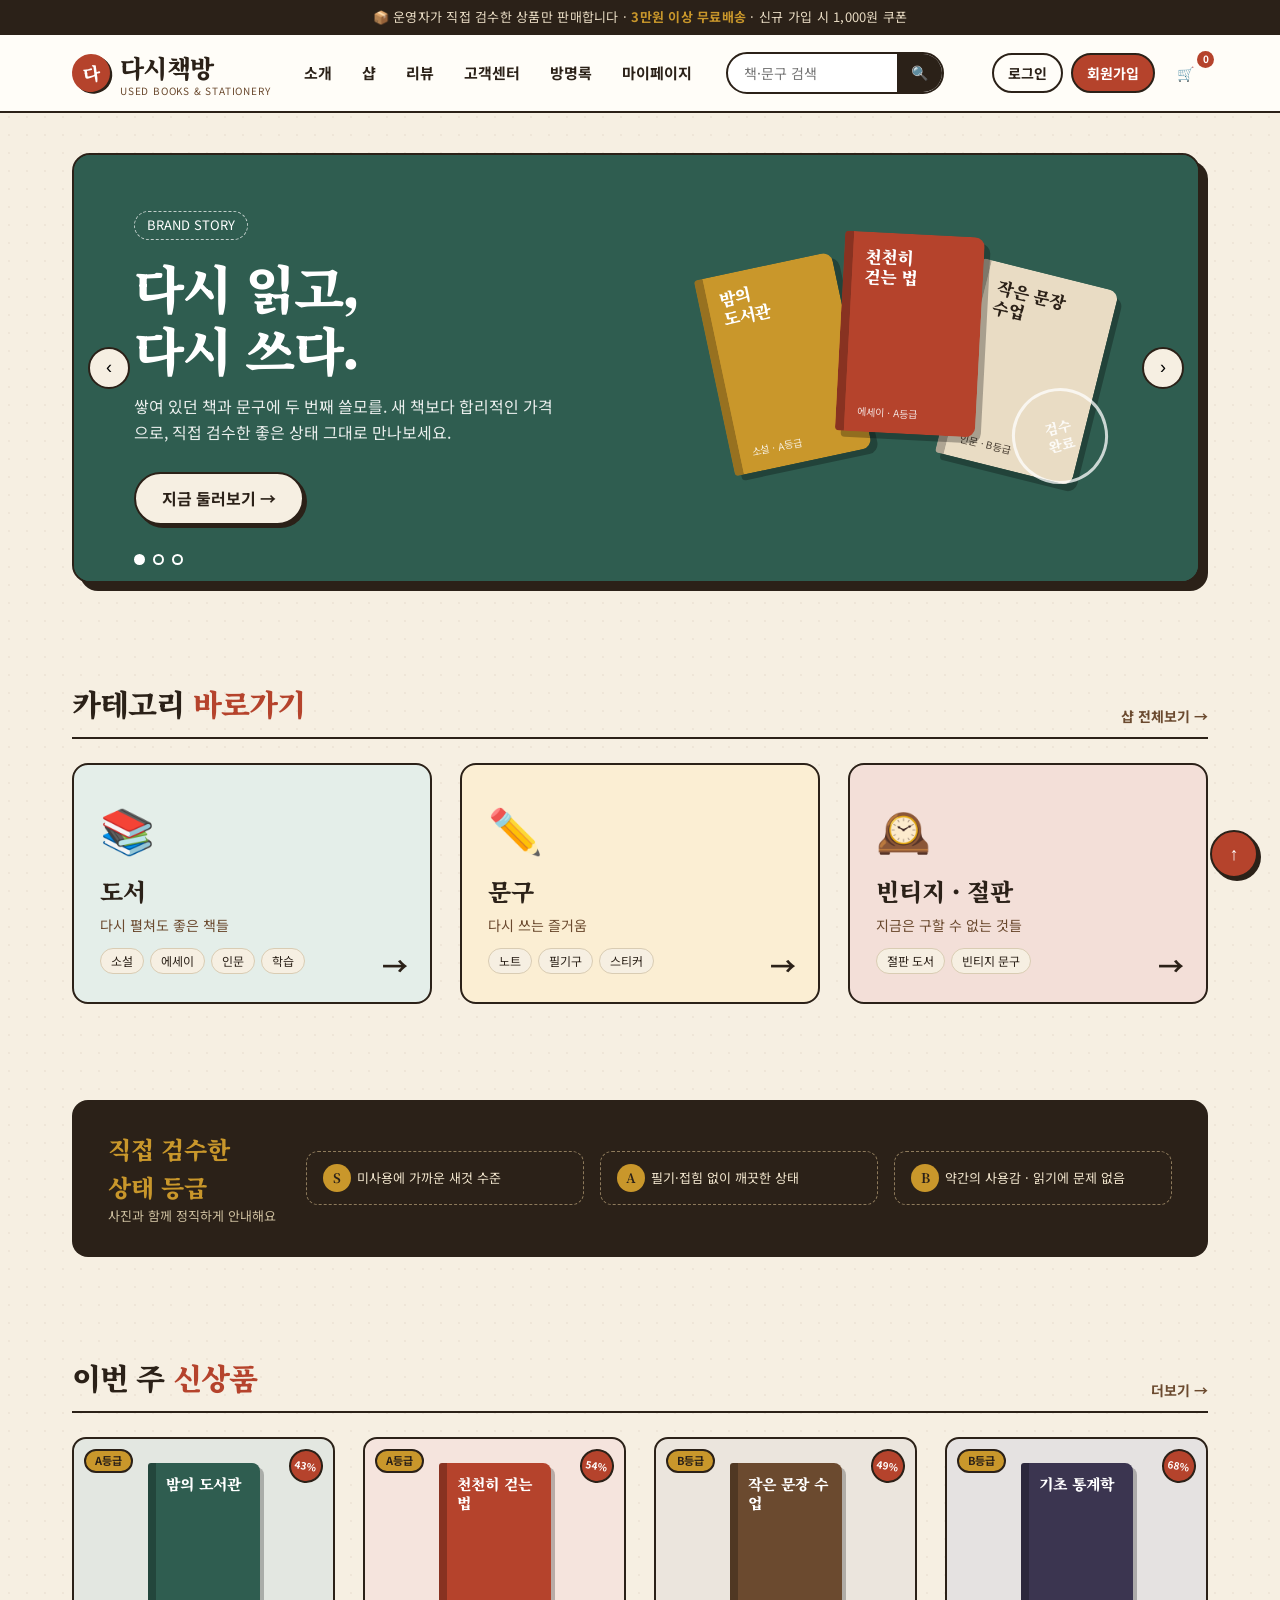
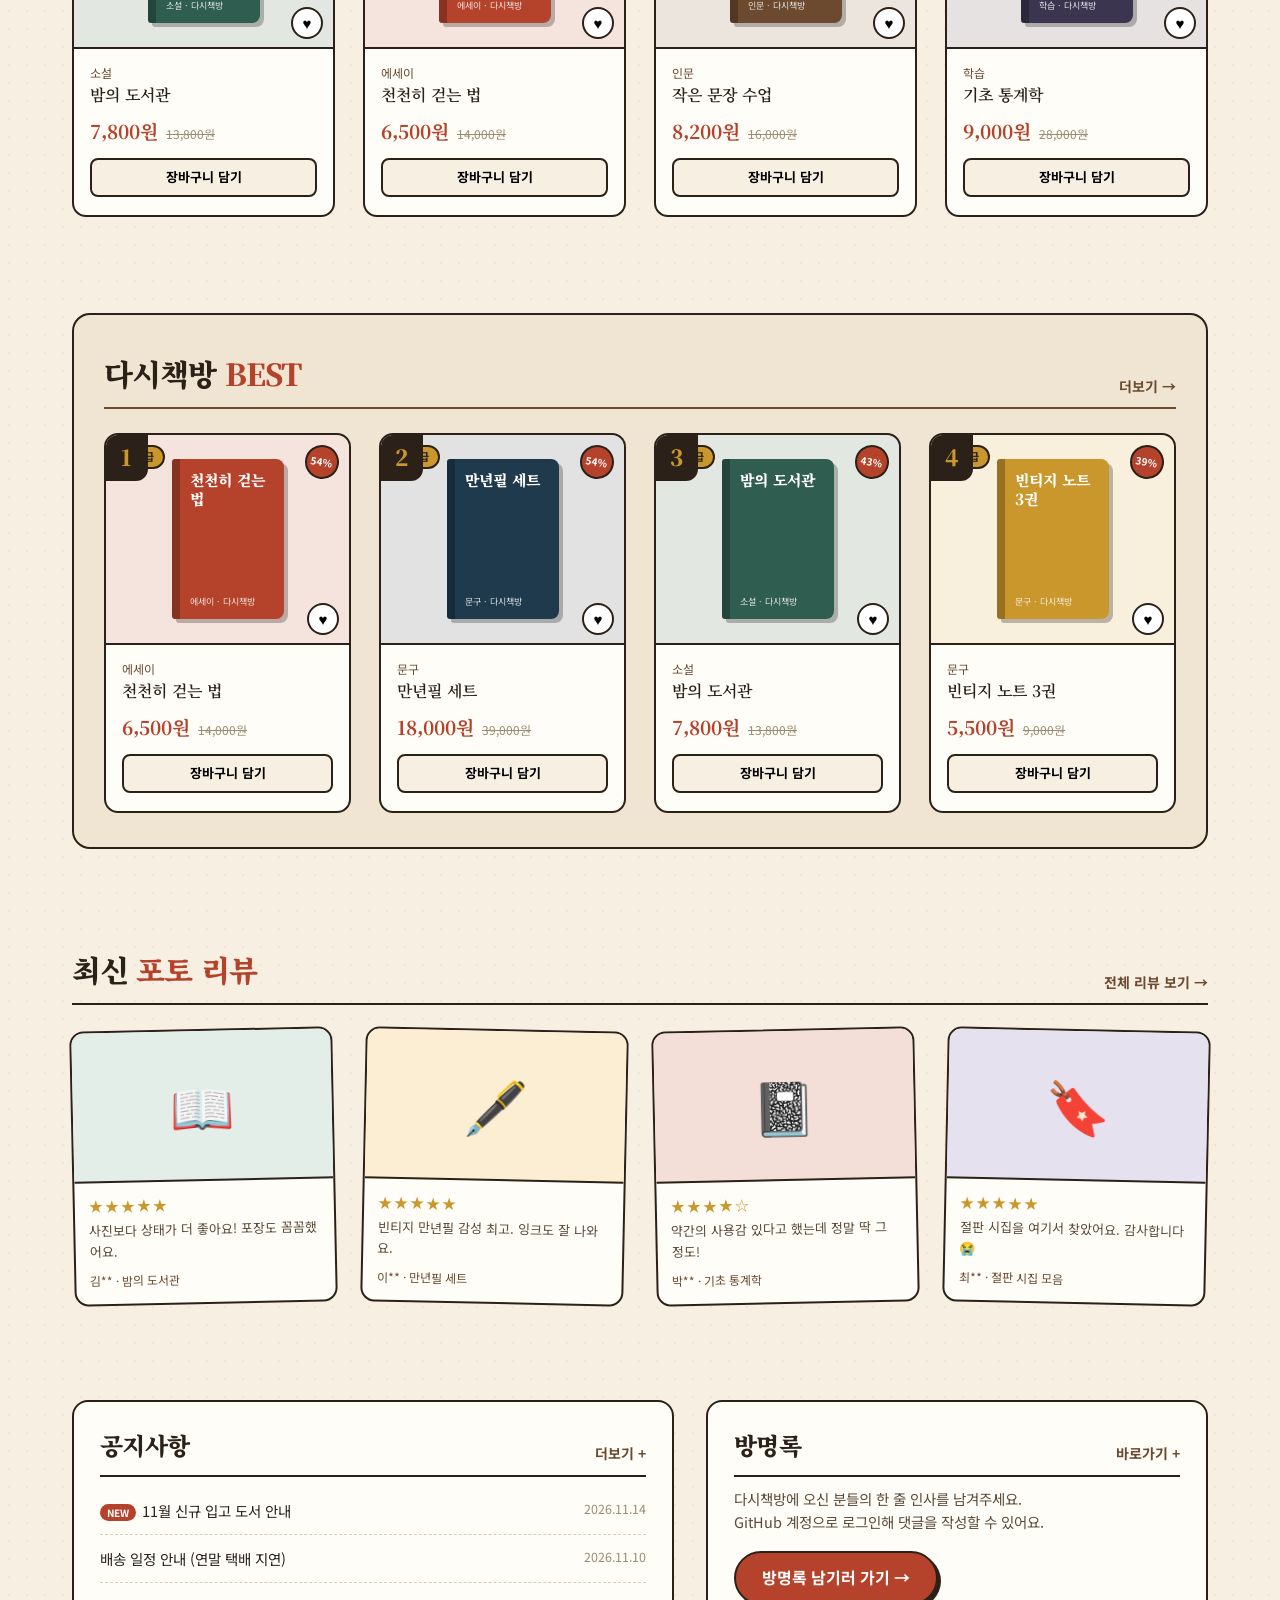
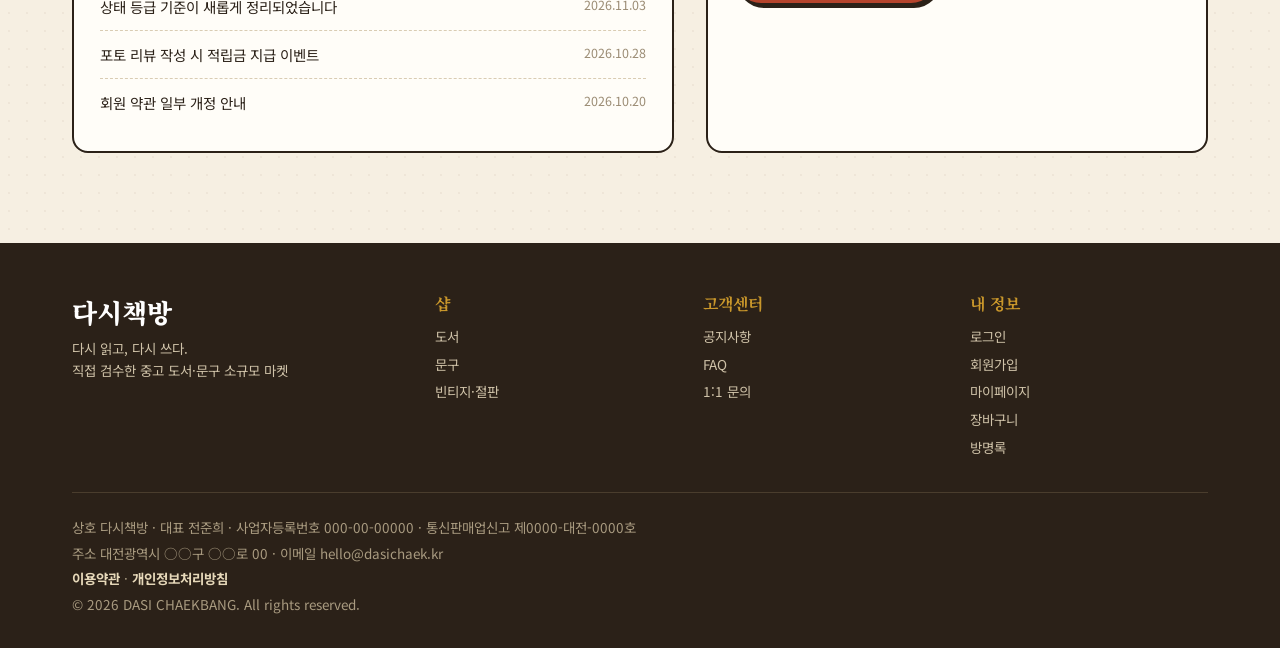
<file: index.html>
<!doctype html>
<html lang="ko">
<head>
<meta charset="utf-8">
<meta name="viewport" content="width=device-width, initial-scale=1">
<title>다시책방 | 다시 읽고, 다시 쓰다</title>
<link rel="preconnect" href="https://fonts.googleapis.com">
<link href="https://fonts.googleapis.com/css2?family=Noto+Serif+KR:wght@400;600;900&family=Noto+Sans+KR:wght@400;500;700&display=swap" rel="stylesheet">
<style>
:root{
  --paper:#f6efe2; --paper2:#efe5d2; --ink:#2b2118; --brown:#6b4a2f;
  --green:#2f5d50; --red:#b5432c; --gold:#c9972b; --line:#d9ccb3; --white:#fffdf8;
  --serif:'Noto Serif KR',serif; --sans:'Noto Sans KR',sans-serif;
}
*{box-sizing:border-box;margin:0;padding:0}
html{scroll-behavior:smooth}
body{font-family:var(--sans);background:var(--paper);color:var(--ink);line-height:1.6;
  background-image:radial-gradient(rgba(107,74,47,.06) 1px,transparent 1px);background-size:18px 18px}
a{color:inherit;text-decoration:none}
ul{list-style:none}
.wrap{max-width:1200px;margin:0 auto;padding:0 32px}
body{overflow-x:clip}

/* 상단 공지 */
.topbar{background:var(--ink);color:#e9dcc4;font-size:13px;text-align:center;padding:7px 10px;letter-spacing:.02em}
.topbar b{color:var(--gold)}

/* 헤더 */
header{position:sticky;top:0;z-index:50;background:var(--white);border-bottom:2px solid var(--ink)}
.head-row{display:flex;align-items:center;gap:20px;height:76px}
.logo{display:flex;align-items:center;gap:10px;font-family:var(--serif);font-weight:900;font-size:25px;letter-spacing:-.03em}
.logo-mark{width:38px;height:38px;border-radius:50%;background:var(--red);color:#fff;display:grid;place-items:center;font-size:18px;
  transform:rotate(-8deg);box-shadow:2px 2px 0 var(--ink)}
.logo small{display:block;font-family:var(--sans);font-weight:400;font-size:10px;color:var(--brown);letter-spacing:.08em;margin-top:-4px}
nav.main{display:flex;gap:2px;flex-shrink:0}
nav.main a{padding:8px 14px;font-weight:700;font-size:15px;border-radius:6px;transition:.2s;white-space:nowrap}
nav.main a:hover{background:var(--paper2);color:var(--red)}
.search{flex:1;max-width:230px;margin:0 0 0 auto;display:flex;border:2px solid var(--ink);border-radius:30px;overflow:hidden;background:#fff;min-width:0}
.search input{border:0;outline:0;padding:8px 16px;flex:1;min-width:0;font:inherit;font-size:14px;background:transparent}
.search button{border:0;background:var(--ink);color:#fff;padding:0 14px;cursor:pointer;font-size:14px}
.user-nav{display:flex;align-items:center;gap:8px}
.user-nav a{font-size:14px;font-weight:700;padding:7px 14px;border-radius:30px;border:2px solid var(--ink);transition:.2s;white-space:nowrap}
.user-nav a:hover{transform:translateY(-2px);box-shadow:0 3px 0 var(--ink)}
.btn-join{background:var(--red);color:#fff;border-color:var(--ink)!important}
.btn-login{background:var(--white)}
.cart{position:relative;font-size:21px;padding:4px 6px}
.cart i{position:absolute;top:-4px;right:-6px;background:var(--red);color:#fff;font-style:normal;font-size:10px;font-weight:700;border-radius:50%;width:17px;height:17px;display:grid;place-items:center}
.logo{flex-shrink:0}.user-nav{flex-shrink:0}.search+.user-nav{margin-left:28px}

/* 히어로 배너 */
.hero{margin-top:40px;margin-right:8px;position:relative;border:2px solid var(--ink);border-radius:18px;overflow:hidden;box-shadow:8px 8px 0 var(--ink);background:var(--green)}
.slides{display:flex;transition:transform .7s cubic-bezier(.7,0,.2,1)}
.slide{min-width:100%;display:grid;grid-template-columns:1.1fr .9fr;align-items:center;padding:56px 60px;min-height:380px;color:#fff;position:relative;overflow:hidden}
.s1{background:var(--green)} .s2{background:#8a3a26} .s3{background:#3b3550}
.slide .tag{display:inline-block;border:1.5px dashed rgba(255,255,255,.7);padding:3px 12px;border-radius:20px;font-size:13px;margin-bottom:16px}
.slide h2{font-family:var(--serif);font-weight:900;font-size:clamp(30px,4.4vw,52px);line-height:1.2;letter-spacing:-.03em;margin-bottom:14px}
.slide p{opacity:.9;max-width:430px;margin-bottom:26px}
.cta{display:inline-block;background:var(--paper);color:var(--ink);font-weight:700;padding:12px 26px;border-radius:40px;border:2px solid var(--ink);box-shadow:3px 3px 0 var(--ink);transition:.2s}
.cta:hover{transform:translate(2px,2px);box-shadow:1px 1px 0 var(--ink)}
.stack{position:relative;height:280px}
.bk{position:absolute;width:140px;height:200px;border-radius:4px 10px 10px 4px;box-shadow:6px 6px 0 rgba(0,0,0,.28);display:flex;flex-direction:column;justify-content:space-between;padding:14px 12px;font-family:var(--serif);color:#fff;font-weight:900;font-size:17px;line-height:1.2;border-left:9px solid rgba(0,0,0,.25)}
.bk span{font-size:10px;font-weight:400;font-family:var(--sans);opacity:.85}
.bk1{left:6%;top:36px;background:#c9972b;transform:rotate(-12deg)}
.bk2{left:34%;top:6px;background:#b5432c;transform:rotate(3deg);z-index:2}
.bk3{left:60%;top:44px;background:#e9dcc4;color:var(--ink);transform:rotate(14deg)}
.stamp{position:absolute;right:30px;bottom:24px;width:96px;height:96px;border:3px solid rgba(255,255,255,.75);border-radius:50%;display:grid;place-items:center;text-align:center;font-family:var(--serif);font-weight:900;font-size:14px;line-height:1.2;transform:rotate(-14deg);color:rgba(255,255,255,.85)}
.dots{position:absolute;bottom:16px;left:60px;display:flex;gap:8px}
.dots button{width:11px;height:11px;border-radius:50%;border:2px solid #fff;background:transparent;cursor:pointer}
.dots button.on{background:#fff}
.arrow{position:absolute;top:50%;transform:translateY(-50%);width:42px;height:42px;border-radius:50%;border:2px solid var(--ink);background:var(--paper);cursor:pointer;font-size:18px;z-index:3}
.prev{left:14px}.next{right:14px}

/* 섹션 공통 */
section{margin-top:96px}
.sec-head{display:flex;align-items:flex-end;justify-content:space-between;margin-bottom:24px;border-bottom:2px solid var(--ink);padding-bottom:10px}
.sec-head h3{font-family:var(--serif);font-weight:900;font-size:30px;letter-spacing:-.03em}
.sec-head h3 em{font-style:normal;color:var(--red)}
.sec-head a{font-size:14px;font-weight:700;color:var(--brown)}
.sec-head a:hover{color:var(--red)}

/* 카테고리 */
.cats{display:grid;grid-template-columns:repeat(3,1fr);gap:28px}
.cat{border:2px solid var(--ink);border-radius:16px;padding:28px 26px;background:var(--white);position:relative;overflow:hidden;transition:.25s;min-height:200px}
.cat:hover{transform:translate(-4px,-4px);box-shadow:8px 8px 0 var(--ink)}
.cat .ic{font-size:44px;margin-bottom:8px}
.cat h4{font-family:var(--serif);font-size:24px;font-weight:900}
.cat p{font-size:14px;color:var(--brown);margin:4px 0 12px}
.cat ul{display:flex;flex-wrap:wrap;gap:6px}
.cat li{font-size:12px;border:1.5px solid var(--line);border-radius:20px;padding:2px 10px;background:var(--paper)}
.cat:nth-child(1){background:#e4eee9}.cat:nth-child(2){background:#fbeed3}.cat:nth-child(3){background:#f3dfd8}
.cat::after{content:"→";position:absolute;right:22px;bottom:16px;font-size:26px;font-weight:700}

/* 상태 등급 */
.grade{display:grid;grid-template-columns:auto 1fr;gap:30px;align-items:center;background:var(--ink);color:#f0e4cc;border-radius:16px;padding:30px 36px}
.grade h4{font-family:var(--serif);font-size:24px;color:var(--gold);font-weight:900}
.grade h4 small{display:block;font-family:var(--sans);font-size:13px;color:#cdbf9f;font-weight:400}
.gl{display:grid;grid-template-columns:repeat(3,1fr);gap:16px}
.gl div{border:1.5px dashed #8d7a5b;border-radius:12px;padding:12px 16px;font-size:13px}
.gl b{display:inline-grid;place-items:center;width:28px;height:28px;border-radius:50%;background:var(--gold);color:var(--ink);margin-right:6px;font-family:var(--serif)}

/* 상품 카드 */
.grid4{display:grid;grid-template-columns:repeat(4,minmax(0,1fr));gap:28px}
.card{background:var(--white);border:2px solid var(--ink);border-radius:14px;overflow:hidden;transition:.25s;display:flex;flex-direction:column}
.card:hover{transform:translateY(-6px);box-shadow:0 8px 0 var(--ink)}
.thumb{height:210px;display:grid;place-items:center;position:relative;border-bottom:2px solid var(--ink)}
.cover{width:112px;height:160px;border-radius:3px 8px 8px 3px;border-left:8px solid rgba(0,0,0,.25);box-shadow:4px 4px 0 rgba(0,0,0,.25);color:#fff;font-family:var(--serif);font-weight:900;font-size:15px;padding:12px 10px;line-height:1.25;display:flex;flex-direction:column;justify-content:space-between}
.cover small{font-weight:400;font-family:var(--sans);font-size:9px;opacity:.85}
.stat{position:absolute;top:10px;left:10px;background:var(--gold);border:2px solid var(--ink);border-radius:20px;font-size:11px;font-weight:700;padding:1px 9px}
.badge{position:absolute;top:10px;right:10px;background:var(--red);color:#fff;border-radius:50%;width:34px;height:34px;display:grid;place-items:center;font-size:10px;font-weight:700;border:2px solid var(--ink);transform:rotate(10deg)}
.heart{position:absolute;bottom:8px;right:10px;background:#fff;border:2px solid var(--ink);border-radius:50%;width:32px;height:32px;cursor:pointer;font-size:15px}
.heart.on{background:var(--red);color:#fff}
.info{padding:14px 16px 18px;display:flex;flex-direction:column;gap:2px;flex:1}
.info .cat-n{font-size:12px;color:var(--brown)}
.info h5{font-family:var(--serif);font-size:16px;font-weight:600;line-height:1.35}
.price{margin-top:auto;padding-top:8px;display:flex;align-items:baseline;gap:8px}
.price b{font-size:19px;color:var(--red);font-family:var(--serif)}
.price s{font-size:12px;color:#9b8c74}
.add{margin-top:10px;border:2px solid var(--ink);background:var(--paper);border-radius:8px;padding:7px;font:inherit;font-size:13px;font-weight:700;cursor:pointer;transition:.2s}
.add:hover{background:var(--ink);color:#fff}

/* 베스트 */
.best{background:var(--paper2);border:2px solid var(--ink);border-radius:18px;padding:34px 30px}
.best .sec-head{border-color:var(--brown)}
.best .card{position:relative}
.rank{position:absolute;top:-2px;left:-2px;z-index:2;background:var(--ink);color:var(--gold);font-family:var(--serif);font-weight:900;font-size:22px;width:44px;height:48px;display:grid;place-items:center;border-radius:12px 0 12px 0}

/* 포토 리뷰 */
.reviews{display:grid;grid-template-columns:repeat(4,minmax(0,1fr));gap:28px}
.rv{background:var(--white);border:2px solid var(--ink);border-radius:14px;overflow:hidden;transition:.25s}
.rv:nth-child(odd){transform:rotate(-1.2deg)}.rv:nth-child(even){transform:rotate(1.2deg)}
.rv:hover{transform:rotate(0) translateY(-4px);box-shadow:5px 5px 0 var(--ink)}
.rv .ph{height:150px;display:grid;place-items:center;font-size:52px;border-bottom:2px solid var(--ink)}
.rv .tx{padding:12px 14px 14px;font-size:13px}
.stars{color:var(--gold);letter-spacing:2px;font-size:14px}
.rv p{margin:4px 0 8px;color:#5b4a38}
.rv .who{font-size:12px;color:var(--brown)}

/* 공지 + 방명록 */
.two{display:grid;grid-template-columns:minmax(0,1.2fr) minmax(0,1fr);gap:32px}
.box{background:var(--white);border:2px solid var(--ink);border-radius:16px;padding:24px 26px}
.box .sec-head{margin-bottom:10px}
.box .sec-head h3{font-size:24px}
.notice li{display:flex;justify-content:space-between;gap:12px;padding:12px 0;border-bottom:1px dashed var(--line);font-size:14.5px}
.notice li:last-child{border:0}
.notice li span{color:#9b8c74;font-size:12.5px;white-space:nowrap}
.notice .new{background:var(--red);color:#fff;font-size:10px;font-weight:700;padding:1px 7px;border-radius:10px;margin-right:6px}
.gb-item{background:var(--paper);border-radius:10px;padding:10px 14px;margin-bottom:10px;font-size:13.5px;border-left:5px solid var(--gold)}
.gb-item b{font-size:12.5px;color:var(--brown);display:block}
.gb-form{display:flex;gap:8px;margin-top:6px}
.gb-form input{flex:1;border:2px solid var(--ink);border-radius:30px;padding:8px 14px;font:inherit;font-size:13.5px;background:#fff}
.gb-form button{border:2px solid var(--ink);background:var(--red);color:#fff;font-weight:700;border-radius:30px;padding:0 18px;cursor:pointer;font:inherit;font-size:13.5px}

/* 푸터 */
footer{margin-top:90px;background:var(--ink);color:#cfc2a8;padding:48px 0 30px;font-size:13.5px}
.f-grid{display:grid;grid-template-columns:1.4fr 1fr 1fr 1fr;gap:30px;padding-bottom:28px;border-bottom:1px solid #4a3d2d}
footer h6{color:var(--gold);font-family:var(--serif);font-size:16px;margin-bottom:10px}
footer li{margin-bottom:6px}footer a:hover{color:#fff;text-decoration:underline}
.f-logo{font-family:var(--serif);font-weight:900;font-size:26px;color:#fff;margin-bottom:6px}
.biz{margin-top:22px;line-height:1.9;color:#a99b80}
.biz a{color:#e6d8b9;font-weight:700}
.top-btn{position:fixed;right:22px;bottom:22px;width:48px;height:48px;border-radius:50%;background:var(--red);color:#fff;border:2px solid var(--ink);box-shadow:3px 3px 0 var(--ink);font-size:18px;cursor:pointer;z-index:60}

/* 반응형 */
@media(max-width:1000px){
  .grid4,.reviews{grid-template-columns:repeat(2,minmax(0,1fr))}
  .two,.grade{grid-template-columns:1fr}
  .slide{grid-template-columns:1fr;padding:44px 34px 64px}.stack{display:none}
  .f-grid{grid-template-columns:1fr 1fr}
  .head-row{gap:14px}
  .search{display:none}
  .user-nav{margin-left:auto}
  nav.main a{padding:8px 11px;font-size:14.5px}
}
@media(max-width:900px){
  .logo small{display:none}
  nav.main a{padding:8px 8px;font-size:14px}
  .cart{display:none}
  nav.main a{padding:6px 8px;font-size:13.5px}
}
@media(max-width:760px){
  .wrap{padding:0 18px}
  .head-row{flex-wrap:wrap;height:auto;padding-top:10px;padding-bottom:6px;row-gap:4px;justify-content:space-between}
  nav.main{order:3;width:100%;justify-content:center;border-top:1px solid var(--line);padding-top:4px}
  .user-nav{gap:6px}.user-nav a{padding:5px 10px;font-size:12.5px}
  .logo{font-size:21px}.logo small{display:none}
  nav.main a{padding:6px 10px;font-size:14px}
  .cats,.gl{grid-template-columns:1fr}
  section{margin-top:72px}
  .hero{margin-right:0;box-shadow:5px 5px 0 var(--ink)}
  .dots{left:34px}
  .best{padding:24px 18px}
}
@media(max-width:520px){
  .grid4,.reviews,.f-grid{grid-template-columns:1fr}
  .logo-mark{width:32px;height:32px}.logo{font-size:19px}
  .user-nav a{padding:4px 8px;font-size:12px}
  .cart{display:none}
  nav.main a{padding:6px 8px;font-size:13.5px}
}
</style>
</head>
<body>

<div class="topbar">📦 운영자가 직접 검수한 상품만 판매합니다 · <b>3만원 이상 무료배송</b> · 신규 가입 시 1,000원 쿠폰</div>

<!-- 헤더 / 네비게이션 -->
<header>
  <div class="wrap head-row">
    <a href="#top" class="logo"><span class="logo-mark">다</span><span>다시책방<small>USED BOOKS &amp; STATIONERY</small></span></a>
    <nav class="main">
      <a href="#intro">소개</a>
      <a href="#shop">샵</a>
      <a href="#review">리뷰</a>
      <a href="#cs">고객센터</a>
      <a href="guestbook.html">방명록</a>
      <a href="mypage.html">마이페이지</a>
    </nav>
    <form class="search" onsubmit="event.preventDefault();alert('검색: '+this.q.value)">
      <input name="q" placeholder="책·문구 검색">
      <button>🔍</button>
    </form>
    <div class="user-nav">
      <a href="login.html" class="btn-login">로그인</a>
      <a href="join.html" class="btn-join">회원가입</a>
      <a href="cart.html" class="cart" aria-label="장바구니" style="border:0">🛒<i id="cartN">0</i></a>
    </div>
  </div>
</header>

<main class="wrap" id="top">

  <!-- 추천 배너 -->
  <div class="hero" id="intro">
    <div class="slides" id="slides">
      <div class="slide s1">
        <div>
          <span class="tag">BRAND STORY</span>
          <h2>다시 읽고,<br>다시 쓰다.</h2>
          <p>쌓여 있던 책과 문구에 두 번째 쓸모를. 새 책보다 합리적인 가격으로, 직접 검수한 좋은 상태 그대로 만나보세요.</p>
          <a href="#shop" class="cta">지금 둘러보기 →</a>
        </div>
        <div class="stack">
          <div class="bk bk1">밤의<br>도서관<span>소설 · A등급</span></div>
          <div class="bk bk2">천천히<br>걷는 법<span>에세이 · A등급</span></div>
          <div class="bk bk3">작은 문장<br>수업<span>인문 · B등급</span></div>
          <div class="stamp">검수<br>완료</div>
        </div>
      </div>
      <div class="slide s2">
        <div>
          <span class="tag">VINTAGE PICK</span>
          <h2>절판의 설렘,<br>빈티지 컬렉션</h2>
          <p>더 이상 구할 수 없는 절판 도서와 손때 묻은 빈티지 문구. 이번 주 새로 입고된 보물들을 확인하세요.</p>
          <a href="#shop" class="cta">빈티지 보러가기 →</a>
        </div>
        <div class="stack">
          <div class="bk bk1" style="background:#6b4a2f">낡은<br>일기장<span>빈티지 · B등급</span></div>
          <div class="bk bk2" style="background:#2f5d50">절판 시집<br>모음<span>절판 · A등급</span></div>
          <div class="bk bk3">만년필<br>세트<span>문구 · A등급</span></div>
          <div class="stamp">절판<br>도서</div>
        </div>
      </div>
      <div class="slide s3">
        <div>
          <span class="tag">STUDENT SPECIAL</span>
          <h2>새 학기 전공서,<br>반값에 시작하세요</h2>
          <p>대학생·사회초년생을 위한 학습서 특가. 상태 등급과 사진을 꼼꼼하게 확인하고 구매할 수 있어요.</p>
          <a href="#shop" class="cta">학습서 보기 →</a>
        </div>
        <div class="stack">
          <div class="bk bk1" style="background:#b5432c">기초<br>통계학<span>학습 · B등급</span></div>
          <div class="bk bk2" style="background:#c9972b">영어<br>독해<span>학습 · A등급</span></div>
          <div class="bk bk3" style="background:#8fb3a6;color:var(--ink)">노트<br>3권 세트<span>문구 · S등급</span></div>
          <div class="stamp">최대<br>50%</div>
        </div>
      </div>
    </div>
    <button class="arrow prev" onclick="go(-1)">‹</button>
    <button class="arrow next" onclick="go(1)">›</button>
    <div class="dots" id="dots"></div>
  </div>

  <!-- 카테고리 바로가기 -->
  <section id="shop">
    <div class="sec-head"><h3>카테고리 <em>바로가기</em></h3><a href="#">샵 전체보기 →</a></div>
    <div class="cats">
      <a href="#" class="cat"><div class="ic">📚</div><h4>도서</h4><p>다시 펼쳐도 좋은 책들</p><ul><li>소설</li><li>에세이</li><li>인문</li><li>학습</li></ul></a>
      <a href="#" class="cat"><div class="ic">✏️</div><h4>문구</h4><p>다시 쓰는 즐거움</p><ul><li>노트</li><li>필기구</li><li>스티커</li></ul></a>
      <a href="#" class="cat"><div class="ic">🕰️</div><h4>빈티지 · 절판</h4><p>지금은 구할 수 없는 것들</p><ul><li>절판 도서</li><li>빈티지 문구</li></ul></a>
    </div>
  </section>

  <!-- 상태 등급 안내 -->
  <section>
    <div class="grade">
      <h4>직접 검수한<br>상태 등급<small>사진과 함께 정직하게 안내해요</small></h4>
      <div class="gl">
        <div><b>S</b>미사용에 가까운 새것 수준</div>
        <div><b>A</b>필기·접힘 없이 깨끗한 상태</div>
        <div><b>B</b>약간의 사용감 · 읽기에 문제 없음</div>
      </div>
    </div>
  </section>

  <!-- 신상품 -->
  <section>
    <div class="sec-head"><h3>이번 주 <em>신상품</em></h3><a href="#">더보기 →</a></div>
    <div class="grid4" id="newGrid"></div>
  </section>

  <!-- 베스트 -->
  <section>
    <div class="best">
      <div class="sec-head"><h3>다시책방 <em>BEST</em></h3><a href="#">더보기 →</a></div>
      <div class="grid4" id="bestGrid"></div>
    </div>
  </section>

  <!-- 포토 리뷰 -->
  <section id="review">
    <div class="sec-head"><h3>최신 <em>포토 리뷰</em></h3><a href="#">전체 리뷰 보기 →</a></div>
    <div class="reviews">
      <div class="rv"><div class="ph" style="background:#e4eee9">📖</div><div class="tx"><div class="stars">★★★★★</div><p>사진보다 상태가 더 좋아요! 포장도 꼼꼼했어요.</p><div class="who">김** · 밤의 도서관</div></div></div>
      <div class="rv"><div class="ph" style="background:#fbeed3">🖋️</div><div class="tx"><div class="stars">★★★★★</div><p>빈티지 만년필 감성 최고. 잉크도 잘 나와요.</p><div class="who">이** · 만년필 세트</div></div></div>
      <div class="rv"><div class="ph" style="background:#f3dfd8">📓</div><div class="tx"><div class="stars">★★★★☆</div><p>약간의 사용감 있다고 했는데 정말 딱 그 정도!</p><div class="who">박** · 기초 통계학</div></div></div>
      <div class="rv"><div class="ph" style="background:#e5e1ee">🔖</div><div class="tx"><div class="stars">★★★★★</div><p>절판 시집을 여기서 찾았어요. 감사합니다 😭</p><div class="who">최** · 절판 시집 모음</div></div></div>
    </div>
  </section>

  <!-- 공지사항 + 방명록 -->
  <section id="cs">
    <div class="two">
      <div class="box notice">
        <div class="sec-head"><h3>공지사항</h3><a href="#">더보기 +</a></div>
        <ul>
          <li><div><span class="new">NEW</span>11월 신규 입고 도서 안내</div><span>2026.11.14</span></li>
          <li><div>배송 일정 안내 (연말 택배 지연)</div><span>2026.11.10</span></li>
          <li><div>상태 등급 기준이 새롭게 정리되었습니다</div><span>2026.11.03</span></li>
          <li><div>포토 리뷰 작성 시 적립금 지급 이벤트</div><span>2026.10.28</span></li>
          <li><div>회원 약관 일부 개정 안내</div><span>2026.10.20</span></li>
        </ul>
      </div>
      <div class="box" id="guestbook">
        <div class="sec-head"><h3>방명록</h3><a href="guestbook.html">바로가기 +</a></div>
        <p style="font-size:14.5px;color:#5b4a38;margin-bottom:18px">다시책방에 오신 분들의 한 줄 인사를 남겨주세요.<br>GitHub 계정으로 로그인해 댓글을 작성할 수 있어요.</p>
        <a href="guestbook.html" class="cta" style="background:var(--red);color:#fff">방명록 남기러 가기 →</a>
      </div>
    </div>
  </section>
</main>

<!-- 푸터 -->
<footer>
  <div class="wrap">
    <div class="f-grid">
      <div><div class="f-logo">다시책방</div>다시 읽고, 다시 쓰다.<br>직접 검수한 중고 도서·문구 소규모 마켓</div>
      <div><h6>샵</h6><ul><li><a href="#">도서</a></li><li><a href="#">문구</a></li><li><a href="#">빈티지·절판</a></li></ul></div>
      <div><h6>고객센터</h6><ul><li><a href="#">공지사항</a></li><li><a href="#">FAQ</a></li><li><a href="#">1:1 문의</a></li></ul></div>
      <div><h6>내 정보</h6><ul><li><a href="login.html">로그인</a></li><li><a href="join.html">회원가입</a></li><li><a href="mypage.html">마이페이지</a></li><li><a href="cart.html">장바구니</a></li><li><a href="guestbook.html">방명록</a></li></ul></div>
    </div>
    <div class="biz">
      상호 다시책방 · 대표 전준희 · 사업자등록번호 000-00-00000 · 통신판매업신고 제0000-대전-0000호<br>
      주소 대전광역시 ○○구 ○○로 00 · 이메일 hello@dasichaek.kr<br>
      <a href="#">이용약관</a> · <a href="#">개인정보처리방침</a><br>
      © 2026 DASI CHAEKBANG. All rights reserved.
    </div>
  </div>
</footer>
<button class="top-btn" onclick="scrollTo({top:0})" aria-label="맨 위로">↑</button>

<script src="site.js"></script>
<script>
/* 슬라이드 */
const slides=document.getElementById('slides'),dots=document.getElementById('dots'),N=3;let i=0,t;
for(let k=0;k<N;k++){const b=document.createElement('button');b.onclick=()=>{i=k;show()};dots.appendChild(b)}
function show(){slides.style.transform=`translateX(-${i*100}%)`;[...dots.children].forEach((d,k)=>d.classList.toggle('on',k===i));clearInterval(t);t=setInterval(()=>go(1),5500)}
function go(d){i=(i+d+N)%N;show()}show();

/* 상품 데이터: site.js(DASI.PRODUCTS)와 공유 — 장바구니/마이페이지와 같은 데이터 */
const P=DASI.PRODUCTS.map(p=>[p.name,p.cat,p.color,p.price,p.old,p.grade,p.id]);
const won=n=>n.toLocaleString()+'원';
function card(p,idx,rank){
  const[n,c,col,pr,old,g,id]=p;
  return `<div class="card">${rank?`<div class="rank">${rank}</div>`:''}
  <div class="thumb" style="background:${col}22">
    <div class="cover" style="background:${col}">${n}<small>${c} · 다시책방</small></div>
    <span class="stat">${g}등급</span>
    ${old?`<span class="badge">${Math.round((1-pr/old)*100)}%</span>`:''}
    <button class="heart ${DASI.wish.has(id)?'on':''}" onclick="DASI.wish.toggle('${id}',this)" aria-label="찜하기">♥</button>
  </div>
  <div class="info"><span class="cat-n">${c}</span><h5>${n}</h5>
    <div class="price"><b>${won(pr)}</b>${old?`<s>${won(old)}</s>`:''}</div>
    <button class="add" onclick="DASI.cart.add('${id}')">장바구니 담기</button></div></div>`}
document.getElementById('newGrid').innerHTML=P.slice(0,4).map(p=>card(p)).join('');
document.getElementById('bestGrid').innerHTML=[P[1],P[5],P[0],P[4]].map((p,k)=>card(p,0,k+1)).join('');

</script>
</body>
</html>
</file>
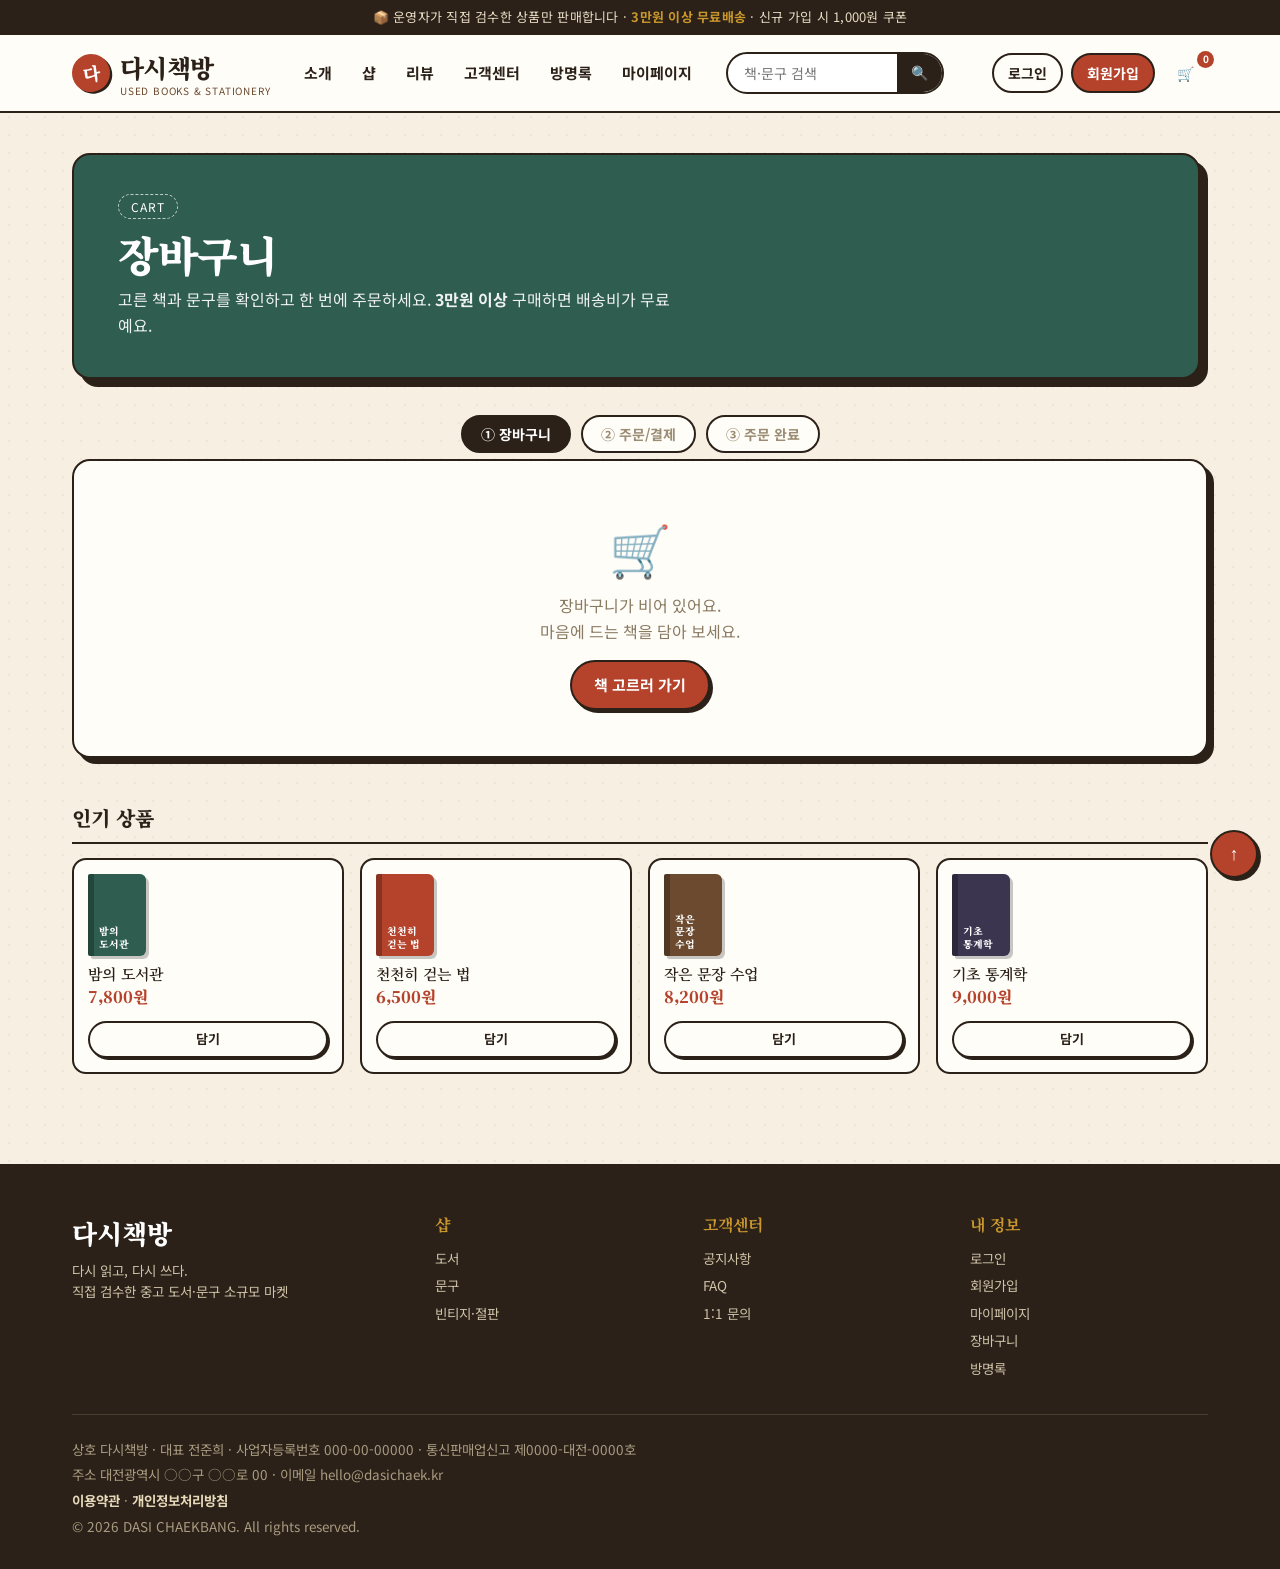
<file: Cart.html>
<!doctype html>
<html lang="ko">
<head>
<meta charset="utf-8">
<meta name="viewport" content="width=device-width, initial-scale=1">
<title>장바구니 | 다시책방</title>
<link rel="preconnect" href="https://fonts.googleapis.com">
<link href="https://fonts.googleapis.com/css2?family=Noto+Serif+KR:wght@400;600;900&family=Noto+Sans+KR:wght@400;500;700&display=swap" rel="stylesheet">
<link rel="stylesheet" href="site.css">
</head>
<body>

<div class="topbar">📦 운영자가 직접 검수한 상품만 판매합니다 · <b>3만원 이상 무료배송</b> · 신규 가입 시 1,000원 쿠폰</div>

<!-- 헤더 / 네비게이션 -->
<header>
  <div class="wrap head-row">
    <a href="index.html" class="logo"><span class="logo-mark">다</span><span>다시책방<small>USED BOOKS &amp; STATIONERY</small></span></a>
    <nav class="main">
      <a href="index.html#intro">소개</a>
      <a href="index.html#shop">샵</a>
      <a href="index.html#review">리뷰</a>
      <a href="index.html#cs">고객센터</a>
      <a href="guestbook.html">방명록</a>
      <a href="mypage.html">마이페이지</a>
    </nav>
    <form class="search" onsubmit="event.preventDefault();alert('검색: '+this.q.value)">
      <input name="q" placeholder="책·문구 검색">
      <button>🔍</button>
    </form>
    <div class="user-nav">
      <a href="login.html" class="btn-login">로그인</a>
      <a href="join.html" class="btn-join">회원가입</a>
      <a href="cart.html" class="cart" aria-label="장바구니" style="border:0">🛒<i id="cartN">0</i></a>
    </div>
  </div>
</header>


<main class="wrap">
  <div class="page-hero">
    <span class="tag">CART</span>
    <h2>장바구니</h2>
    <p>고른 책과 문구를 확인하고 한 번에 주문하세요. <b>3만원 이상</b> 구매하면 배송비가 무료예요.</p>
  </div>
  <div class="steps" id="steps"></div>
  <div id="app"></div>
</main>
<!-- 푸터 -->
<footer>
  <div class="wrap">
    <div class="f-grid">
      <div><div class="f-logo">다시책방</div>다시 읽고, 다시 쓰다.<br>직접 검수한 중고 도서·문구 소규모 마켓</div>
      <div><h6>샵</h6><ul><li><a href="#">도서</a></li><li><a href="#">문구</a></li><li><a href="#">빈티지·절판</a></li></ul></div>
      <div><h6>고객센터</h6><ul><li><a href="#">공지사항</a></li><li><a href="#">FAQ</a></li><li><a href="#">1:1 문의</a></li></ul></div>
      <div><h6>내 정보</h6><ul><li><a href="login.html">로그인</a></li><li><a href="join.html">회원가입</a></li><li><a href="mypage.html">마이페이지</a></li><li><a href="cart.html">장바구니</a></li><li><a href="guestbook.html">방명록</a></li></ul></div>
    </div>
    <div class="biz">
      상호 다시책방 · 대표 전준희 · 사업자등록번호 000-00-00000 · 통신판매업신고 제0000-대전-0000호<br>
      주소 대전광역시 ○○구 ○○로 00 · 이메일 hello@dasichaek.kr<br>
      <a href="#">이용약관</a> · <a href="#">개인정보처리방침</a><br>
      © 2026 DASI CHAEKBANG. All rights reserved.
    </div>
  </div>
</footer>
<button class="top-btn" onclick="scrollTo({top:0})" aria-label="맨 위로">↑</button>



<script src="site.js"></script>
<script>
(function () {
  var $ = function (id) { return document.getElementById(id); };
  var esc = DASI.esc, won = DASI.won, app = $('app');
  var view = 'cart';                 // cart → checkout → done
  var sel = null;                    // 선택된 상품 id 집합
  var lastOrder = null;

  function lines() {
    return DASI.cart.get().map(function (i) { var p = DASI.product(i.id); return Object.assign({}, p, { qty: i.qty }); });
  }
  function picked() { return lines().filter(function (l) { return sel.has(l.id); }); }
  function calc(items, useCoupon) {
    var sum = items.reduce(function (s, l) { return s + l.price * l.qty; }, 0);
    var shipFee = DASI.ship(sum);
    var u = DASI.current();
    var disc = (useCoupon && u && u.coupon && !u.coupon.used) ? Math.min(u.coupon.amount, sum) : 0;
    return { sum: sum, ship: shipFee, disc: disc, total: sum + shipFee - disc };
  }
  function steps() {
    var n = { cart: 1, checkout: 2, done: 3 }[view];
    $('steps').innerHTML = ['① 장바구니', '② 주문/결제', '③ 주문 완료'].map(function (t, i) {
      return '<span class="' + (i + 1 === n ? 'on' : (i + 1 < n ? 'past' : '')) + '">' + t + '</span>';
    }).join('');
  }

  /* ---------- 요약 박스 ---------- */
  function summary(c, btnHtml) {
    var pct = Math.min(100, Math.round(c.sum / DASI.FREE_SHIP * 100));
    return '<aside class="sum"><h4>결제 예정 금액</h4>' +
      '<div class="ln"><span>상품 금액</span><span>' + won(c.sum) + '</span></div>' +
      '<div class="ln"><span>배송비</span><span>' + (c.sum ? (c.ship ? won(c.ship) : '무료') : '-') + '</span></div>' +
      (c.disc ? '<div class="ln"><span>쿠폰 할인</span><span style="color:var(--red)">-' + won(c.disc) + '</span></div>' : '') +
      '<div class="ln tot"><span>합계</span><b>' + won(c.total) + '</b></div>' +
      '<div class="bar"><i style="width:' + pct + '%"></i></div>' +
      '<p class="free">' + (!c.sum ? '상품을 선택해 주세요.' : (c.ship ? '무료배송까지 ' + won(DASI.FREE_SHIP - c.sum) + ' 남았어요.' : '🎉 무료배송 혜택이 적용돼요!')) + '</p>' +
      btnHtml + '</aside>';
  }

  /* ---------- ① 장바구니 ---------- */
  function renderCart() {
    var L = lines();
    if (sel === null) sel = new Set(L.map(function (l) { return l.id; }));      // 처음엔 전체 선택
    sel.forEach(function (id) { if (!L.some(function (l) { return l.id === id; })) sel.delete(id); });

    var more = DASI.PRODUCTS.filter(function (p) { return !L.some(function (l) { return l.id === p.id; }); }).slice(0, 4);
    var moreH = more.length ? '<div class="more"><h4>' + (L.length ? '이런 책은 어떠세요?' : '인기 상품') + '</h4><div class="more-g">' +
      more.map(function (p) {
        return '<div class="mc">' + DASI.cover(p) + '<div class="t"><b>' + esc(p.name) + '</b><span>' + won(p.price) + '</span></div><button class="btn btn-ghost sm sbox" data-act="add" data-id="' + p.id + '">담기</button></div>';
      }).join('') + '</div></div>' : '';

    if (!L.length) {
      app.innerHTML = '<div class="cbox"><div class="empty"><span class="big">🛒</span>장바구니가 비어 있어요.<br>마음에 드는 책을 담아 보세요.<br><a class="btn btn-red" href="index.html#shop">책 고르러 가기</a></div></div>' + moreH;
      return;
    }
    var allOn = L.every(function (l) { return sel.has(l.id); });
    var c = calc(picked(), false);
    app.innerHTML =
      '<div class="cart-grid"><div class="cbox"><div class="cbox-h"><label><input type="checkbox" data-act="all"' + (allOn ? ' checked' : '') + '> 전체 선택 (' + sel.size + '/' + L.length + ')</label>' +
      '<button class="btn btn-ghost sm" data-act="rmSel">선택 삭제</button></div>' +
      L.map(function (l) {
        return '<div class="ci"><input type="checkbox" data-act="chk" data-id="' + l.id + '"' + (sel.has(l.id) ? ' checked' : '') + ' aria-label="선택">' + DASI.cover(l) +
          '<div class="t"><small>' + esc(l.cat) + '<span class="gr">' + l.grade + '등급</span></small><b>' + esc(l.name) + '</b>' +
          '<div class="u">' + won(l.price) + (l.old ? '<s>' + won(l.old) + '</s>' : '') + '</div></div>' +
          '<div class="qty"><button data-act="qty" data-id="' + l.id + '" data-d="-1" aria-label="수량 감소">−</button><span>' + l.qty + '</span><button data-act="qty" data-id="' + l.id + '" data-d="1" aria-label="수량 증가">+</button></div>' +
          '<div class="lt">' + won(l.price * l.qty) + '</div><button class="rm" data-act="rm" data-id="' + l.id + '" aria-label="삭제">×</button></div>';
      }).join('') + '</div>' +
      summary(c, '<button class="btn btn-red block" data-act="order"' + (sel.size ? '' : ' disabled') + '>선택 상품 주문하기 (' + sel.size + ')</button>') + '</div>' + moreH;
  }

  /* ---------- ② 주문/결제 ---------- */
  function renderCheckout() {
    var u = DASI.current(), items = picked();
    if (!items.length) { view = 'cart'; return render(); }
    var hasCp = u.coupon && !u.coupon.used;
    var c = calc(items, hasCp);
    app.innerHTML =
      '<div class="cart-grid"><div>' +
        '<div class="cbox" style="margin-bottom:24px"><div class="cbox-h">주문 상품 (' + items.length + '종)</div>' +
          items.map(function (l) { return '<div class="oi" style="padding:12px 20px">' + DASI.cover(l) + '<div class="t"><small>' + esc(l.cat) + '</small><b>' + esc(l.name) + '</b><br><span>' + won(l.price) + ' × ' + l.qty + '</span></div><b style="font-family:var(--serif)">' + won(l.price * l.qty) + '</b></div>'; }).join('') + '</div>' +
        '<div class="cbox" style="margin-bottom:24px"><div class="cbox-h">배송 정보</div><div class="cbody">' +
          '<div class="fld"><label for="rName">받는 분 <em>*</em></label><input type="text" id="rName" value="' + esc(u.name) + '"></div>' +
          '<div class="fld"><label for="rPhone">연락처 <em>*</em></label><input type="tel" id="rPhone" maxlength="13" value="' + esc(u.phone) + '"></div>' +
          '<div class="fld"><label for="rAddr">배송지 주소 <em>*</em></label><input type="text" id="rAddr" value="' + esc(u.address) + '"><input type="text" id="rAddr2" value="' + esc(u.addressDetail || '') + '" placeholder="상세 주소" style="margin-top:8px"></div>' +
          '<div class="fld"><label for="rMemo">배송 메모</label><select id="rMemo"><option>문 앞에 놓아 주세요</option><option>경비실에 맡겨 주세요</option><option>배송 전 연락 주세요</option><option>직접 받을게요</option></select></div>' +
          '<p class="msg err" id="m-ship"></p></div></div>' +
        '<div class="cbox"><div class="cbox-h">결제 수단</div><div class="cbody">' +
          '<div class="payopt"><label><input type="radio" name="pay" value="신용/체크카드" checked><span>💳 카드</span></label><label><input type="radio" name="pay" value="무통장입금"><span>🏦 무통장입금</span></label><label><input type="radio" name="pay" value="간편결제"><span>📱 간편결제</span></label></div>' +
          (hasCp ? '<label style="display:flex;gap:8px;align-items:center;margin-top:16px;font-weight:700;cursor:pointer"><input type="checkbox" id="useCp" checked> 🎟 가입 환영 쿠폰 ' + won(u.coupon.amount) + ' 사용</label>' : '') +
          '<p class="demo">※ 시연용 결제입니다. 실제로 결제되거나 금액이 청구되지 않아요.</p></div></div>' +
      '</div>' + summary(c, '<button class="btn btn-red block" data-act="pay">' + won(c.total) + ' 결제하기</button><button class="btn btn-ghost block" data-act="back">← 장바구니로</button>') + '</div>';
    $('rPhone').addEventListener('input', function () { this.value = DASI.fmtPhone(this.value); });
    var cp = $('useCp');
    if (cp) cp.addEventListener('change', function () {
      var c2 = calc(items, cp.checked), box = document.querySelector('.sum');
      box.outerHTML = summary(c2, '<button class="btn btn-red block" data-act="pay">' + won(c2.total) + ' 결제하기</button><button class="btn btn-ghost block" data-act="back">← 장바구니로</button>');
    });
  }

  /* ---------- ③ 완료 ---------- */
  function renderDone() {
    var o = lastOrder;
    app.innerHTML = '<div class="auth-wrap wide"><div class="auth-card"><div class="done"><div class="big">✅</div><h3>' + (o.status === '입금대기' ? '주문이 접수되었어요' : '주문이 완료되었어요') + '</h3>' +
      '<p>주문번호 <b>' + esc(o.no) + '</b><br>' + o.items.map(function (i) { return esc(i.name) + ' × ' + i.qty; }).join(', ') + '</p>' +
      '<div class="coupon" style="border-style:solid">총 결제금액 <b>' + won(o.total) + '</b></div>' +
      (o.status === '입금대기' ? '<p class="hint" style="margin-bottom:14px">시연용 안내: 무통장입금은 "입금대기" 상태로 저장돼요.</p>' : '') +
      '<p><a class="btn btn-red" href="mypage.html#orders">주문 내역 보기</a> <a class="btn btn-ghost" href="index.html#shop">쇼핑 계속하기</a></p></div></div></div>';
  }

  function render() { steps(); ({ cart: renderCart, checkout: renderCheckout, done: renderDone })[view](); }

  /* ---------- 결제 처리 ---------- */
  function pay() {
    var u = DASI.current(); if (!u) return goLogin();
    var name = $('rName').value.trim(), phone = $('rPhone').value, addr = $('rAddr').value.trim(), m = $('m-ship');
    var err = DASI.v.name(name) || DASI.v.phone(phone) || DASI.v.addr(addr);
    if (err) { m.textContent = err; return; }
    var items = picked(); if (!items.length) { view = 'cart'; return render(); }
    var cp = $('useCp'), c = calc(items, cp && cp.checked);
    var method = document.querySelector('input[name=pay]:checked').value;
    var order = {
      no: DASI.orders.newNo(), date: new Date().toISOString(),
      status: method === '무통장입금' ? '입금대기' : '결제완료',
      items: items.map(function (l) { return { id: l.id, name: l.name, cat: l.cat, color: l.color, grade: l.grade, price: l.price, qty: l.qty }; }),
      itemsTotal: c.sum, shipping: c.ship, discount: c.disc, total: c.total, pay: method,
      receiver: name, phone: phone, address: (addr + ' ' + $('rAddr2').value.trim()).trim(), memo: $('rMemo').value
    };
    DASI.orders.add(u.id, order);
    if (c.disc) DASI.updateUser(u.id, { coupon: { amount: u.coupon.amount, used: true } });
    DASI.cart.remove(items.map(function (l) { return l.id; }));       // 주문한 상품만 장바구니에서 제거
    sel = null; lastOrder = order; view = 'done'; render();
    window.scrollTo({ top: 0, behavior: 'smooth' });
  }
  function goLogin() { location.href = 'login.html?next=cart.html'; }

  /* ---------- 클릭 처리 (위임) ---------- */
  app.addEventListener('click', function (e) {
    var t = e.target.closest('[data-act]'); if (!t) return;
    var act = t.dataset.act, id = t.dataset.id;
    if (act === 'qty') { var it = DASI.cart.get().find(function (i) { return i.id === id; }); if (it) { var n = it.qty + Number(t.dataset.d); if (n > DASI.MAX_QTY) DASI.toast('한 상품은 최대 ' + DASI.MAX_QTY + '개까지 담을 수 있어요.'); else DASI.cart.setQty(id, n); } render(); }
    else if (act === 'rm') { DASI.cart.remove(id); render(); }
    else if (act === 'rmSel') { if (!sel.size) return DASI.toast('삭제할 상품을 선택해 주세요.'); if (confirm('선택한 ' + sel.size + '개 상품을 삭제할까요?')) { DASI.cart.remove([].slice.call(sel)); sel = new Set(); render(); } }
    else if (act === 'add') { DASI.cart.add(id); sel.add(id); render(); }
    else if (act === 'order') { if (!sel.size) return; if (!DASI.current()) { DASI.toast('주문하려면 로그인이 필요해요.'); return setTimeout(goLogin, 700); } view = 'checkout'; render(); window.scrollTo({ top: 0, behavior: 'smooth' }); }
    else if (act === 'back') { view = 'cart'; render(); }
    else if (act === 'pay') pay();
  });
  app.addEventListener('change', function (e) {
    var t = e.target.closest('[data-act]'); if (!t) return;
    if (t.dataset.act === 'chk') { if (t.checked) sel.add(t.dataset.id); else sel.delete(t.dataset.id); render(); }
    else if (t.dataset.act === 'all') { sel = t.checked ? new Set(lines().map(function (l) { return l.id; })) : new Set(); render(); }
  });

  render();
})();
</script>
</body>
</html>
</file>
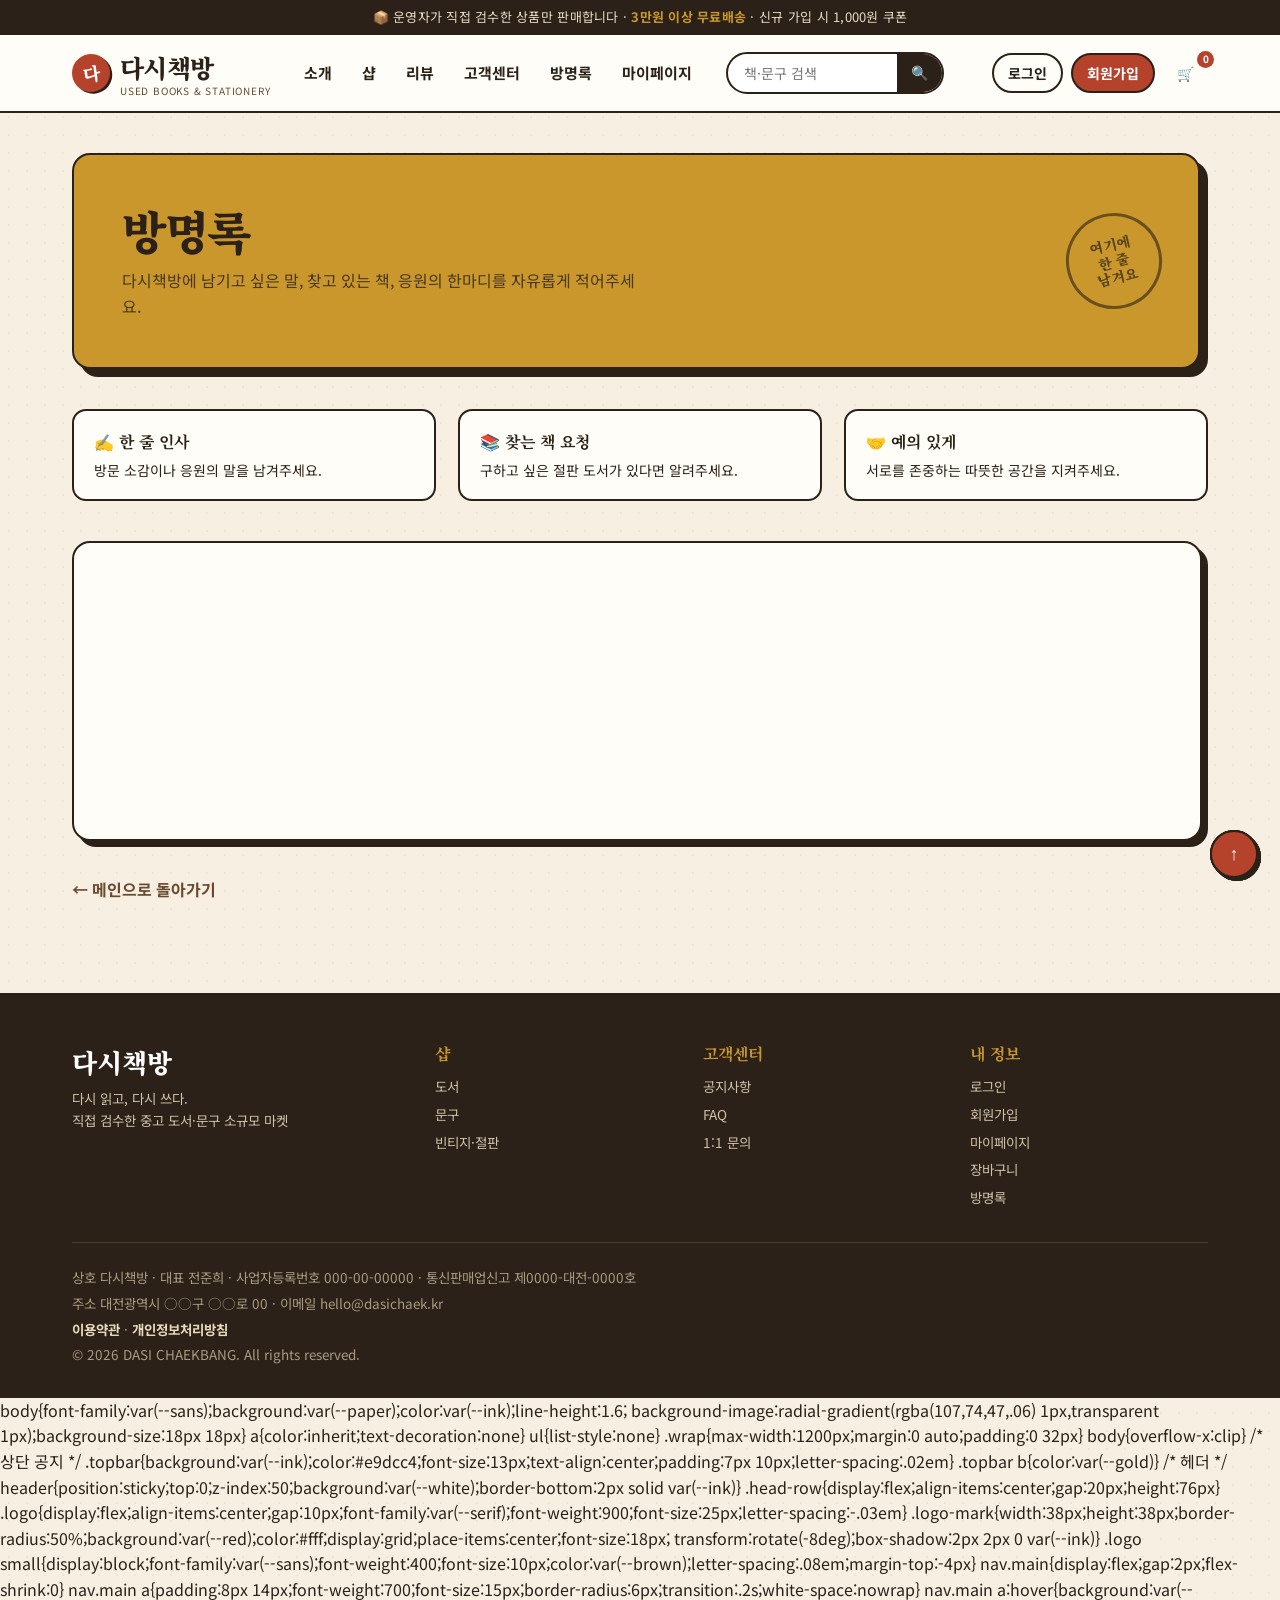
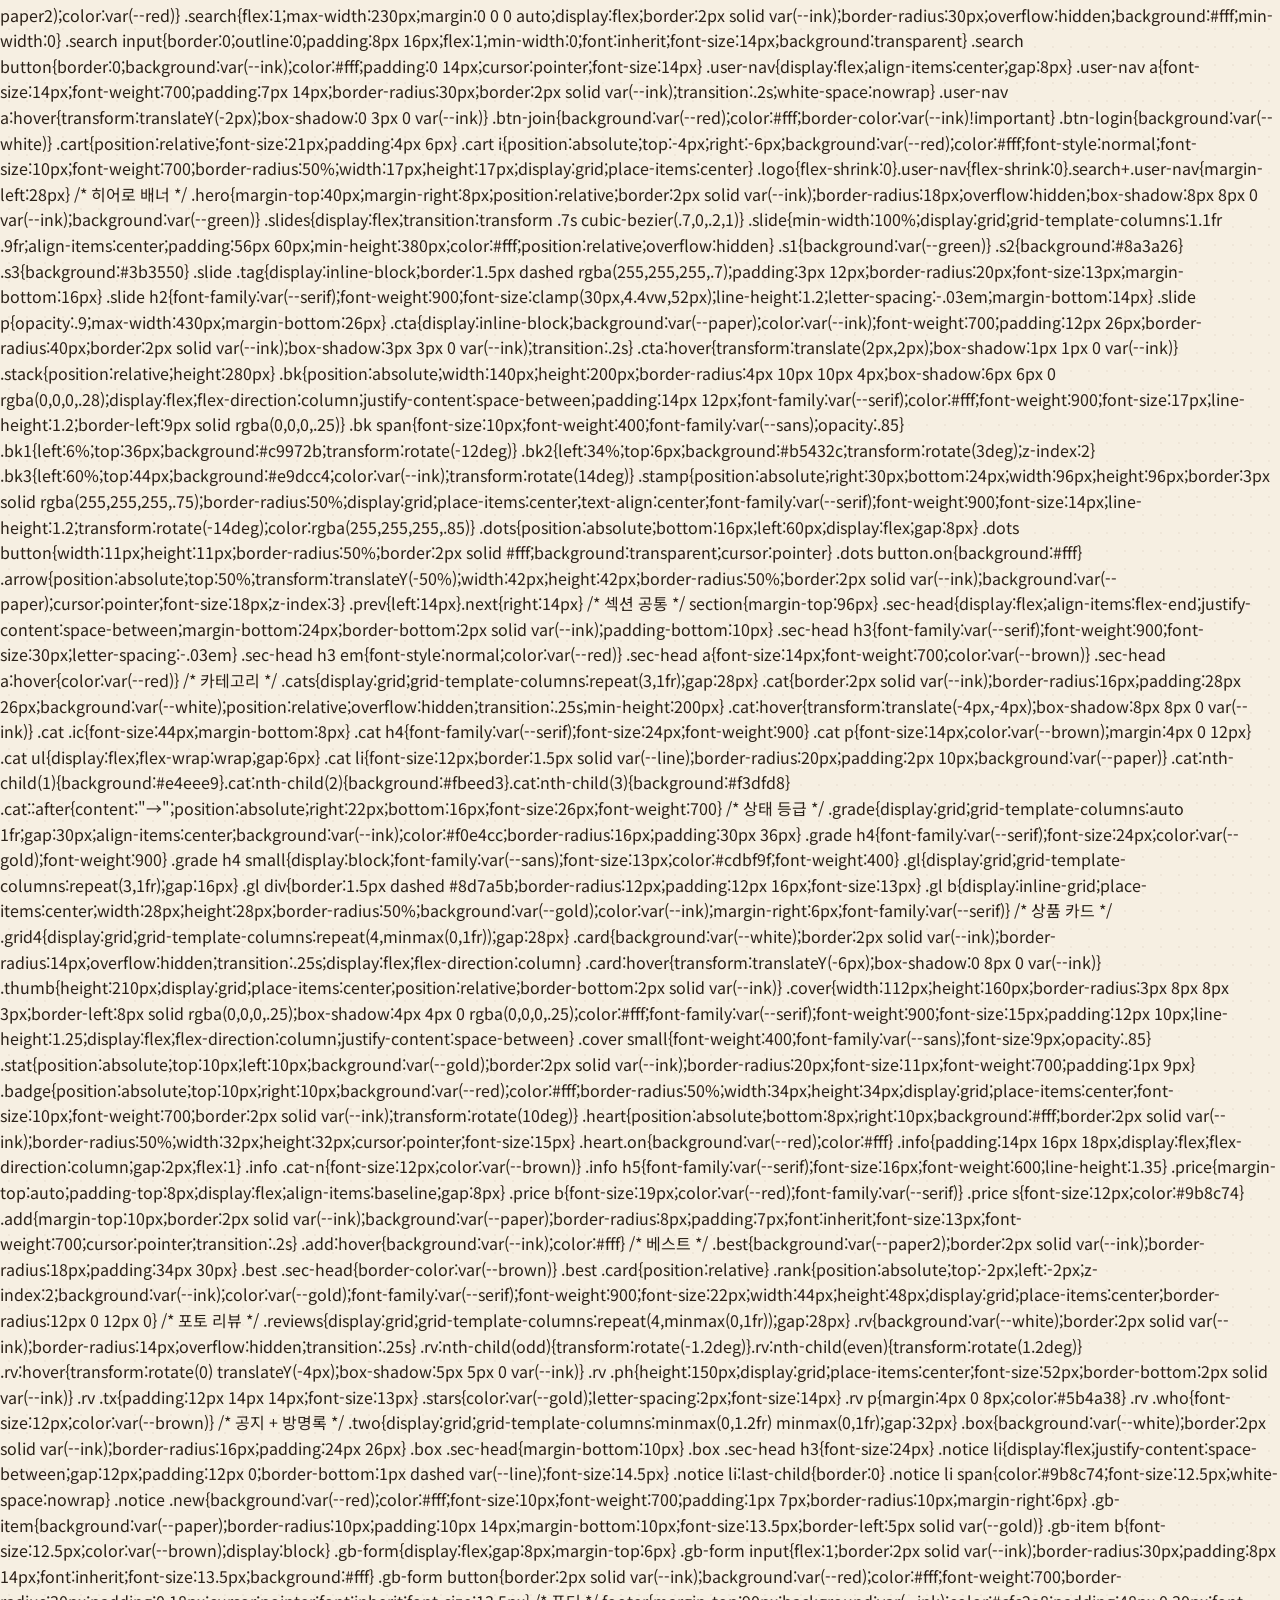
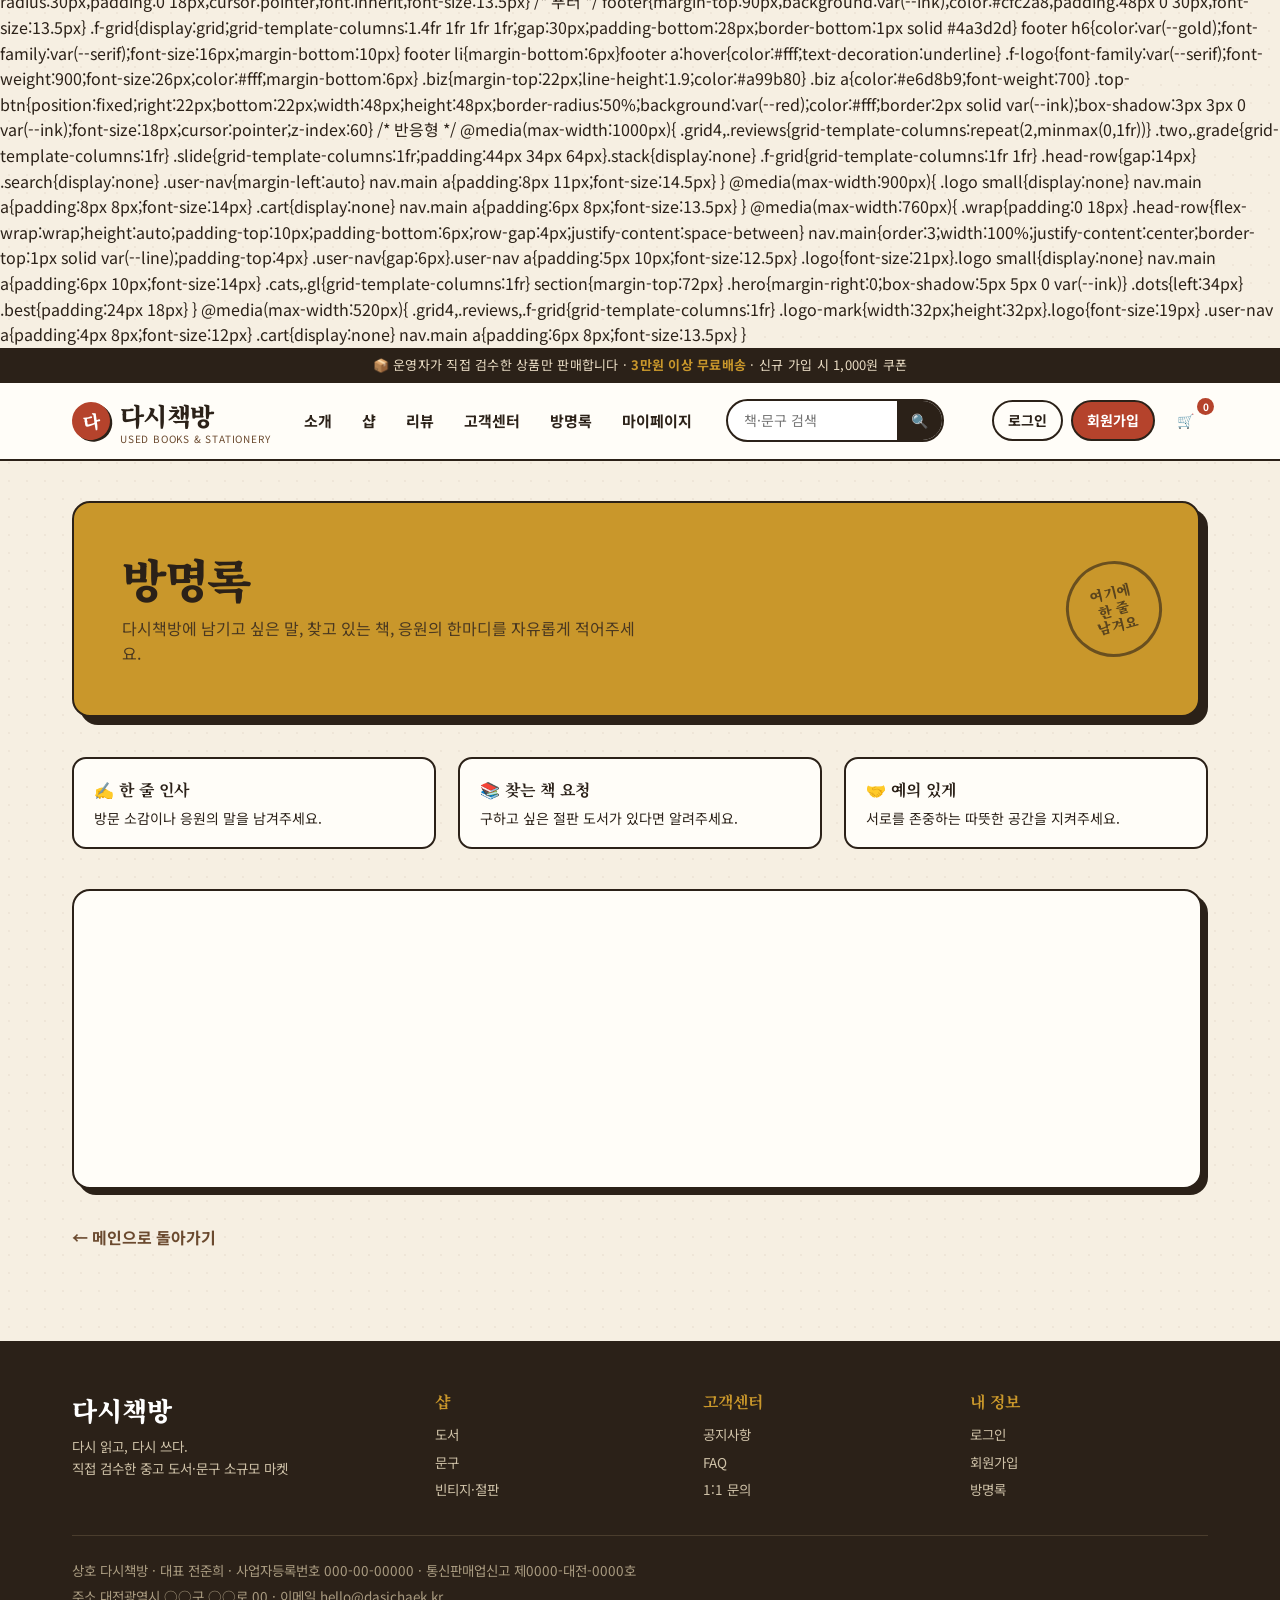
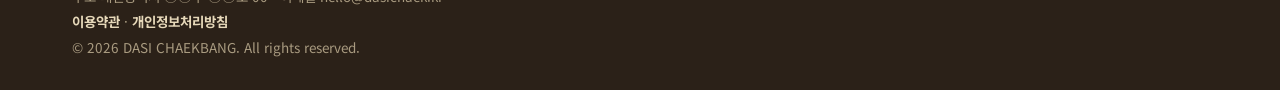
<file: Guestbook.html>
<!doctype html>
<html lang="ko">
<head>
<meta charset="utf-8">
<meta name="viewport" content="width=device-width, initial-scale=1">
<title>방명록 | 다시책방</title>
<link rel="preconnect" href="https://fonts.googleapis.com">
<link href="https://fonts.googleapis.com/css2?family=Noto+Serif+KR:wght@400;600;900&family=Noto+Sans+KR:wght@400;500;700&display=swap" rel="stylesheet">
<style>
:root{
  --paper:#f6efe2; --paper2:#efe5d2; --ink:#2b2118; --brown:#6b4a2f;
  --green:#2f5d50; --red:#b5432c; --gold:#c9972b; --line:#d9ccb3; --white:#fffdf8;
  --serif:'Noto Serif KR',serif; --sans:'Noto Sans KR',sans-serif;
}
*{box-sizing:border-box;margin:0;padding:0}
html{scroll-behavior:smooth}<!doctype html>
<html lang="ko">
<head>
<meta charset="utf-8">
<meta name="viewport" content="width=device-width, initial-scale=1">
<title>방명록 | 다시책방</title>
<link rel="preconnect" href="https://fonts.googleapis.com">
<link href="https://fonts.googleapis.com/css2?family=Noto+Serif+KR:wght@400;600;900&family=Noto+Sans+KR:wght@400;500;700&display=swap" rel="stylesheet">
<style>
:root{
  --paper:#f6efe2; --paper2:#efe5d2; --ink:#2b2118; --brown:#6b4a2f;
  --green:#2f5d50; --red:#b5432c; --gold:#c9972b; --line:#d9ccb3; --white:#fffdf8;
  --serif:'Noto Serif KR',serif; --sans:'Noto Sans KR',sans-serif;
}
*{box-sizing:border-box;margin:0;padding:0}
html{scroll-behavior:smooth}
body{font-family:var(--sans);background:var(--paper);color:var(--ink);line-height:1.6;
  background-image:radial-gradient(rgba(107,74,47,.06) 1px,transparent 1px);background-size:18px 18px}
a{color:inherit;text-decoration:none}
ul{list-style:none}
.wrap{max-width:1200px;margin:0 auto;padding:0 32px}
body{overflow-x:clip}

/* 상단 공지 */
.topbar{background:var(--ink);color:#e9dcc4;font-size:13px;text-align:center;padding:7px 10px;letter-spacing:.02em}
.topbar b{color:var(--gold)}

/* 헤더 */
header{position:sticky;top:0;z-index:50;background:var(--white);border-bottom:2px solid var(--ink)}
.head-row{display:flex;align-items:center;gap:20px;height:76px}
.logo{display:flex;align-items:center;gap:10px;font-family:var(--serif);font-weight:900;font-size:25px;letter-spacing:-.03em}
.logo-mark{width:38px;height:38px;border-radius:50%;background:var(--red);color:#fff;display:grid;place-items:center;font-size:18px;
  transform:rotate(-8deg);box-shadow:2px 2px 0 var(--ink)}
.logo small{display:block;font-family:var(--sans);font-weight:400;font-size:10px;color:var(--brown);letter-spacing:.08em;margin-top:-4px}
nav.main{display:flex;gap:2px;flex-shrink:0}
nav.main a{padding:8px 14px;font-weight:700;font-size:15px;border-radius:6px;transition:.2s;white-space:nowrap}
nav.main a:hover{background:var(--paper2);color:var(--red)}
.search{flex:1;max-width:230px;margin:0 0 0 auto;display:flex;border:2px solid var(--ink);border-radius:30px;overflow:hidden;background:#fff;min-width:0}
.search input{border:0;outline:0;padding:8px 16px;flex:1;min-width:0;font:inherit;font-size:14px;background:transparent}
.search button{border:0;background:var(--ink);color:#fff;padding:0 14px;cursor:pointer;font-size:14px}
.user-nav{display:flex;align-items:center;gap:8px}
.user-nav a{font-size:14px;font-weight:700;padding:7px 14px;border-radius:30px;border:2px solid var(--ink);transition:.2s;white-space:nowrap}
.user-nav a:hover{transform:translateY(-2px);box-shadow:0 3px 0 var(--ink)}
.btn-join{background:var(--red);color:#fff;border-color:var(--ink)!important}
.btn-login{background:var(--white)}
.cart{position:relative;font-size:21px;padding:4px 6px}
.cart i{position:absolute;top:-4px;right:-6px;background:var(--red);color:#fff;font-style:normal;font-size:10px;font-weight:700;border-radius:50%;width:17px;height:17px;display:grid;place-items:center}
.logo{flex-shrink:0}.user-nav{flex-shrink:0}.search+.user-nav{margin-left:28px}

/* 히어로 배너 */
.hero{margin-top:40px;margin-right:8px;position:relative;border:2px solid var(--ink);border-radius:18px;overflow:hidden;box-shadow:8px 8px 0 var(--ink);background:var(--green)}
.slides{display:flex;transition:transform .7s cubic-bezier(.7,0,.2,1)}
.slide{min-width:100%;display:grid;grid-template-columns:1.1fr .9fr;align-items:center;padding:56px 60px;min-height:380px;color:#fff;position:relative;overflow:hidden}
.s1{background:var(--green)} .s2{background:#8a3a26} .s3{background:#3b3550}
.slide .tag{display:inline-block;border:1.5px dashed rgba(255,255,255,.7);padding:3px 12px;border-radius:20px;font-size:13px;margin-bottom:16px}
.slide h2{font-family:var(--serif);font-weight:900;font-size:clamp(30px,4.4vw,52px);line-height:1.2;letter-spacing:-.03em;margin-bottom:14px}
.slide p{opacity:.9;max-width:430px;margin-bottom:26px}
.cta{display:inline-block;background:var(--paper);color:var(--ink);font-weight:700;padding:12px 26px;border-radius:40px;border:2px solid var(--ink);box-shadow:3px 3px 0 var(--ink);transition:.2s}
.cta:hover{transform:translate(2px,2px);box-shadow:1px 1px 0 var(--ink)}
.stack{position:relative;height:280px}
.bk{position:absolute;width:140px;height:200px;border-radius:4px 10px 10px 4px;box-shadow:6px 6px 0 rgba(0,0,0,.28);display:flex;flex-direction:column;justify-content:space-between;padding:14px 12px;font-family:var(--serif);color:#fff;font-weight:900;font-size:17px;line-height:1.2;border-left:9px solid rgba(0,0,0,.25)}
.bk span{font-size:10px;font-weight:400;font-family:var(--sans);opacity:.85}
.bk1{left:6%;top:36px;background:#c9972b;transform:rotate(-12deg)}
.bk2{left:34%;top:6px;background:#b5432c;transform:rotate(3deg);z-index:2}
.bk3{left:60%;top:44px;background:#e9dcc4;color:var(--ink);transform:rotate(14deg)}
.stamp{position:absolute;right:30px;bottom:24px;width:96px;height:96px;border:3px solid rgba(255,255,255,.75);border-radius:50%;display:grid;place-items:center;text-align:center;font-family:var(--serif);font-weight:900;font-size:14px;line-height:1.2;transform:rotate(-14deg);color:rgba(255,255,255,.85)}
.dots{position:absolute;bottom:16px;left:60px;display:flex;gap:8px}
.dots button{width:11px;height:11px;border-radius:50%;border:2px solid #fff;background:transparent;cursor:pointer}
.dots button.on{background:#fff}
.arrow{position:absolute;top:50%;transform:translateY(-50%);width:42px;height:42px;border-radius:50%;border:2px solid var(--ink);background:var(--paper);cursor:pointer;font-size:18px;z-index:3}
.prev{left:14px}.next{right:14px}

/* 섹션 공통 */
section{margin-top:96px}
.sec-head{display:flex;align-items:flex-end;justify-content:space-between;margin-bottom:24px;border-bottom:2px solid var(--ink);padding-bottom:10px}
.sec-head h3{font-family:var(--serif);font-weight:900;font-size:30px;letter-spacing:-.03em}
.sec-head h3 em{font-style:normal;color:var(--red)}
.sec-head a{font-size:14px;font-weight:700;color:var(--brown)}
.sec-head a:hover{color:var(--red)}

/* 카테고리 */
.cats{display:grid;grid-template-columns:repeat(3,1fr);gap:28px}
.cat{border:2px solid var(--ink);border-radius:16px;padding:28px 26px;background:var(--white);position:relative;overflow:hidden;transition:.25s;min-height:200px}
.cat:hover{transform:translate(-4px,-4px);box-shadow:8px 8px 0 var(--ink)}
.cat .ic{font-size:44px;margin-bottom:8px}
.cat h4{font-family:var(--serif);font-size:24px;font-weight:900}
.cat p{font-size:14px;color:var(--brown);margin:4px 0 12px}
.cat ul{display:flex;flex-wrap:wrap;gap:6px}
.cat li{font-size:12px;border:1.5px solid var(--line);border-radius:20px;padding:2px 10px;background:var(--paper)}
.cat:nth-child(1){background:#e4eee9}.cat:nth-child(2){background:#fbeed3}.cat:nth-child(3){background:#f3dfd8}
.cat::after{content:"→";position:absolute;right:22px;bottom:16px;font-size:26px;font-weight:700}

/* 상태 등급 */
.grade{display:grid;grid-template-columns:auto 1fr;gap:30px;align-items:center;background:var(--ink);color:#f0e4cc;border-radius:16px;padding:30px 36px}
.grade h4{font-family:var(--serif);font-size:24px;color:var(--gold);font-weight:900}
.grade h4 small{display:block;font-family:var(--sans);font-size:13px;color:#cdbf9f;font-weight:400}
.gl{display:grid;grid-template-columns:repeat(3,1fr);gap:16px}
.gl div{border:1.5px dashed #8d7a5b;border-radius:12px;padding:12px 16px;font-size:13px}
.gl b{display:inline-grid;place-items:center;width:28px;height:28px;border-radius:50%;background:var(--gold);color:var(--ink);margin-right:6px;font-family:var(--serif)}

/* 상품 카드 */
.grid4{display:grid;grid-template-columns:repeat(4,minmax(0,1fr));gap:28px}
.card{background:var(--white);border:2px solid var(--ink);border-radius:14px;overflow:hidden;transition:.25s;display:flex;flex-direction:column}
.card:hover{transform:translateY(-6px);box-shadow:0 8px 0 var(--ink)}
.thumb{height:210px;display:grid;place-items:center;position:relative;border-bottom:2px solid var(--ink)}
.cover{width:112px;height:160px;border-radius:3px 8px 8px 3px;border-left:8px solid rgba(0,0,0,.25);box-shadow:4px 4px 0 rgba(0,0,0,.25);color:#fff;font-family:var(--serif);font-weight:900;font-size:15px;padding:12px 10px;line-height:1.25;display:flex;flex-direction:column;justify-content:space-between}
.cover small{font-weight:400;font-family:var(--sans);font-size:9px;opacity:.85}
.stat{position:absolute;top:10px;left:10px;background:var(--gold);border:2px solid var(--ink);border-radius:20px;font-size:11px;font-weight:700;padding:1px 9px}
.badge{position:absolute;top:10px;right:10px;background:var(--red);color:#fff;border-radius:50%;width:34px;height:34px;display:grid;place-items:center;font-size:10px;font-weight:700;border:2px solid var(--ink);transform:rotate(10deg)}
.heart{position:absolute;bottom:8px;right:10px;background:#fff;border:2px solid var(--ink);border-radius:50%;width:32px;height:32px;cursor:pointer;font-size:15px}
.heart.on{background:var(--red);color:#fff}
.info{padding:14px 16px 18px;display:flex;flex-direction:column;gap:2px;flex:1}
.info .cat-n{font-size:12px;color:var(--brown)}
.info h5{font-family:var(--serif);font-size:16px;font-weight:600;line-height:1.35}
.price{margin-top:auto;padding-top:8px;display:flex;align-items:baseline;gap:8px}
.price b{font-size:19px;color:var(--red);font-family:var(--serif)}
.price s{font-size:12px;color:#9b8c74}
.add{margin-top:10px;border:2px solid var(--ink);background:var(--paper);border-radius:8px;padding:7px;font:inherit;font-size:13px;font-weight:700;cursor:pointer;transition:.2s}
.add:hover{background:var(--ink);color:#fff}

/* 베스트 */
.best{background:var(--paper2);border:2px solid var(--ink);border-radius:18px;padding:34px 30px}
.best .sec-head{border-color:var(--brown)}
.best .card{position:relative}
.rank{position:absolute;top:-2px;left:-2px;z-index:2;background:var(--ink);color:var(--gold);font-family:var(--serif);font-weight:900;font-size:22px;width:44px;height:48px;display:grid;place-items:center;border-radius:12px 0 12px 0}

/* 포토 리뷰 */
.reviews{display:grid;grid-template-columns:repeat(4,minmax(0,1fr));gap:28px}
.rv{background:var(--white);border:2px solid var(--ink);border-radius:14px;overflow:hidden;transition:.25s}
.rv:nth-child(odd){transform:rotate(-1.2deg)}.rv:nth-child(even){transform:rotate(1.2deg)}
.rv:hover{transform:rotate(0) translateY(-4px);box-shadow:5px 5px 0 var(--ink)}
.rv .ph{height:150px;display:grid;place-items:center;font-size:52px;border-bottom:2px solid var(--ink)}
.rv .tx{padding:12px 14px 14px;font-size:13px}
.stars{color:var(--gold);letter-spacing:2px;font-size:14px}
.rv p{margin:4px 0 8px;color:#5b4a38}
.rv .who{font-size:12px;color:var(--brown)}

/* 공지 + 방명록 */
.two{display:grid;grid-template-columns:minmax(0,1.2fr) minmax(0,1fr);gap:32px}
.box{background:var(--white);border:2px solid var(--ink);border-radius:16px;padding:24px 26px}
.box .sec-head{margin-bottom:10px}
.box .sec-head h3{font-size:24px}
.notice li{display:flex;justify-content:space-between;gap:12px;padding:12px 0;border-bottom:1px dashed var(--line);font-size:14.5px}
.notice li:last-child{border:0}
.notice li span{color:#9b8c74;font-size:12.5px;white-space:nowrap}
.notice .new{background:var(--red);color:#fff;font-size:10px;font-weight:700;padding:1px 7px;border-radius:10px;margin-right:6px}
.gb-item{background:var(--paper);border-radius:10px;padding:10px 14px;margin-bottom:10px;font-size:13.5px;border-left:5px solid var(--gold)}
.gb-item b{font-size:12.5px;color:var(--brown);display:block}
.gb-form{display:flex;gap:8px;margin-top:6px}
.gb-form input{flex:1;border:2px solid var(--ink);border-radius:30px;padding:8px 14px;font:inherit;font-size:13.5px;background:#fff}
.gb-form button{border:2px solid var(--ink);background:var(--red);color:#fff;font-weight:700;border-radius:30px;padding:0 18px;cursor:pointer;font:inherit;font-size:13.5px}

/* 푸터 */
footer{margin-top:90px;background:var(--ink);color:#cfc2a8;padding:48px 0 30px;font-size:13.5px}
.f-grid{display:grid;grid-template-columns:1.4fr 1fr 1fr 1fr;gap:30px;padding-bottom:28px;border-bottom:1px solid #4a3d2d}
footer h6{color:var(--gold);font-family:var(--serif);font-size:16px;margin-bottom:10px}
footer li{margin-bottom:6px}footer a:hover{color:#fff;text-decoration:underline}
.f-logo{font-family:var(--serif);font-weight:900;font-size:26px;color:#fff;margin-bottom:6px}
.biz{margin-top:22px;line-height:1.9;color:#a99b80}
.biz a{color:#e6d8b9;font-weight:700}
.top-btn{position:fixed;right:22px;bottom:22px;width:48px;height:48px;border-radius:50%;background:var(--red);color:#fff;border:2px solid var(--ink);box-shadow:3px 3px 0 var(--ink);font-size:18px;cursor:pointer;z-index:60}

/* 반응형 */
@media(max-width:1000px){
  .grid4,.reviews{grid-template-columns:repeat(2,minmax(0,1fr))}
  .two,.grade{grid-template-columns:1fr}
  .slide{grid-template-columns:1fr;padding:44px 34px 64px}.stack{display:none}
  .f-grid{grid-template-columns:1fr 1fr}
  .head-row{gap:14px}
  .search{display:none}
  .user-nav{margin-left:auto}
  nav.main a{padding:8px 11px;font-size:14.5px}
}
@media(max-width:900px){
  .logo small{display:none}
  nav.main a{padding:8px 8px;font-size:14px}
  .cart{display:none}
  nav.main a{padding:6px 8px;font-size:13.5px}
}
@media(max-width:760px){
  .wrap{padding:0 18px}
  .head-row{flex-wrap:wrap;height:auto;padding-top:10px;padding-bottom:6px;row-gap:4px;justify-content:space-between}
  nav.main{order:3;width:100%;justify-content:center;border-top:1px solid var(--line);padding-top:4px}
  .user-nav{gap:6px}.user-nav a{padding:5px 10px;font-size:12.5px}
  .logo{font-size:21px}.logo small{display:none}
  nav.main a{padding:6px 10px;font-size:14px}
  .cats,.gl{grid-template-columns:1fr}
  section{margin-top:72px}
  .hero{margin-right:0;box-shadow:5px 5px 0 var(--ink)}
  .dots{left:34px}
  .best{padding:24px 18px}
}
@media(max-width:520px){
  .grid4,.reviews,.f-grid{grid-template-columns:1fr}
  .logo-mark{width:32px;height:32px}.logo{font-size:19px}
  .user-nav a{padding:4px 8px;font-size:12px}
  .cart{display:none}
  nav.main a{padding:6px 8px;font-size:13.5px}
}
</style>

<style>
.gb-hero{margin-top:40px;border:2px solid var(--ink);border-radius:18px;background:var(--gold);box-shadow:8px 8px 0 var(--ink);margin-right:8px;padding:48px;position:relative;overflow:hidden}
.gb-hero h2{font-family:var(--serif);font-weight:900;font-size:clamp(30px,4.2vw,46px);letter-spacing:-.03em;line-height:1.2}
.gb-hero p{margin-top:10px;max-width:520px;color:#4a3820}
.gb-hero .gstamp{position:absolute;right:36px;top:50%;margin-top:-48px;width:96px;height:96px;border:3px solid rgba(43,33,24,.6);border-radius:50%;display:grid;place-items:center;text-align:center;font-family:var(--serif);font-weight:900;font-size:14px;line-height:1.2;transform:rotate(-14deg);color:rgba(43,33,24,.7)}
.gb-guide{display:grid;grid-template-columns:repeat(3,minmax(0,1fr));gap:22px;margin-top:40px}
.gb-guide div{background:var(--white);border:2px solid var(--ink);border-radius:14px;padding:18px 20px;font-size:14px}
.gb-guide b{display:block;font-family:var(--serif);font-size:16px;margin-bottom:4px}
.gb-wrap{margin-top:40px;background:var(--white);border:2px solid var(--ink);border-radius:18px;padding:32px;box-shadow:6px 6px 0 var(--ink);margin-right:6px;min-height:300px}
.back{display:inline-block;margin-top:36px;font-weight:700;color:var(--brown)}
.back:hover{color:var(--red)}
@media(max-width:1000px){.gb-hero .gstamp{display:none}}
@media(max-width:760px){.gb-guide{grid-template-columns:1fr}.gb-hero{padding:34px 26px;margin-right:0}.gb-wrap{padding:20px;margin-right:0}}
</style>
</head>
<body>

<div class="topbar">📦 운영자가 직접 검수한 상품만 판매합니다 · <b>3만원 이상 무료배송</b> · 신규 가입 시 1,000원 쿠폰</div>

<!-- 헤더 / 네비게이션 -->
<header>
  <div class="wrap head-row">
    <a href="index.html" class="logo"><span class="logo-mark">다</span><span>다시책방<small>USED BOOKS &amp; STATIONERY</small></span></a>
    <nav class="main">
      <a href="index.html#intro">소개</a>
      <a href="index.html#shop">샵</a>
      <a href="index.html#review">리뷰</a>
      <a href="index.html#cs">고객센터</a>
      <a href="guestbook.html">방명록</a>
      <a href="mypage.html">마이페이지</a>
    </nav>
    <form class="search" onsubmit="event.preventDefault();alert('검색: '+this.q.value)">
      <input name="q" placeholder="책·문구 검색">
      <button>🔍</button>
    </form>
    <div class="user-nav">
      <a href="login.html" class="btn-login">로그인</a>
      <a href="join.html" class="btn-join">회원가입</a>
      <a href="cart.html" class="cart" aria-label="장바구니" style="border:0">🛒<i id="cartN">0</i></a>
    </div>
  </div>
</header>

<main class="wrap" id="top">
  <div class="gb-hero">
    <h2>방명록</h2>
    <p>다시책방에 남기고 싶은 말, 찾고 있는 책, 응원의 한마디를 자유롭게 적어주세요.</p>
    <div class="gstamp">여기에<br>한 줄<br>남겨요</div>
  </div>
  <div class="gb-guide">
    <div><b>✍️ 한 줄 인사</b>방문 소감이나 응원의 말을 남겨주세요.</div>
    <div><b>📚 찾는 책 요청</b>구하고 싶은 절판 도서가 있다면 알려주세요.</div>
    <div><b>🤝 예의 있게</b>서로를 존중하는 따뜻한 공간을 지켜주세요.</div>
  </div>

  <div class="gb-wrap">
    <!-- giscus 댓글 -->
    <script src="https://giscus.app/client.js"
        data-repo="jhgf1234/FinalWeb"
        data-repo-id="R_kgDOVvx63g"
        data-category="Q&A"
        data-category-id="DIC_kwDOVvx63s4DLOYQ"
        data-mapping="pathname"
        data-strict="0"
        data-reactions-enabled="1"
        data-emit-metadata="0"
        data-input-position="bottom"
        data-theme="preferred_color_scheme"
        data-lang="ko"
        crossorigin="anonymous"
        async>
    </script>
  </div>
  <a href="index.html" class="back">← 메인으로 돌아가기</a>
</main>

<!-- 푸터 -->
<footer>
  <div class="wrap">
    <div class="f-grid">
      <div><div class="f-logo">다시책방</div>다시 읽고, 다시 쓰다.<br>직접 검수한 중고 도서·문구 소규모 마켓</div>
      <div><h6>샵</h6><ul><li><a href="#">도서</a></li><li><a href="#">문구</a></li><li><a href="#">빈티지·절판</a></li></ul></div>
      <div><h6>고객센터</h6><ul><li><a href="#">공지사항</a></li><li><a href="#">FAQ</a></li><li><a href="#">1:1 문의</a></li></ul></div>
      <div><h6>내 정보</h6><ul><li><a href="login.html">로그인</a></li><li><a href="join.html">회원가입</a></li><li><a href="mypage.html">마이페이지</a></li><li><a href="cart.html">장바구니</a></li><li><a href="guestbook.html">방명록</a></li></ul></div>
    </div>
    <div class="biz">
      상호 다시책방 · 대표 전준희 · 사업자등록번호 000-00-00000 · 통신판매업신고 제0000-대전-0000호<br>
      주소 대전광역시 ○○구 ○○로 00 · 이메일 hello@dasichaek.kr<br>
      <a href="#">이용약관</a> · <a href="#">개인정보처리방침</a><br>
      © 2026 DASI CHAEKBANG. All rights reserved.
    </div>
  </div>
</footer>
<button class="top-btn" onclick="scrollTo({top:0})" aria-label="맨 위로">↑</button>

<button class="top-btn" onclick="scrollTo({top:0})" aria-label="맨 위로">↑</button>
<script src="site.js"></script>
</body>
</html>
body{font-family:var(--sans);background:var(--paper);color:var(--ink);line-height:1.6;
  background-image:radial-gradient(rgba(107,74,47,.06) 1px,transparent 1px);background-size:18px 18px}
a{color:inherit;text-decoration:none}
ul{list-style:none}
.wrap{max-width:1200px;margin:0 auto;padding:0 32px}
body{overflow-x:clip}

/* 상단 공지 */
.topbar{background:var(--ink);color:#e9dcc4;font-size:13px;text-align:center;padding:7px 10px;letter-spacing:.02em}
.topbar b{color:var(--gold)}

/* 헤더 */
header{position:sticky;top:0;z-index:50;background:var(--white);border-bottom:2px solid var(--ink)}
.head-row{display:flex;align-items:center;gap:20px;height:76px}
.logo{display:flex;align-items:center;gap:10px;font-family:var(--serif);font-weight:900;font-size:25px;letter-spacing:-.03em}
.logo-mark{width:38px;height:38px;border-radius:50%;background:var(--red);color:#fff;display:grid;place-items:center;font-size:18px;
  transform:rotate(-8deg);box-shadow:2px 2px 0 var(--ink)}
.logo small{display:block;font-family:var(--sans);font-weight:400;font-size:10px;color:var(--brown);letter-spacing:.08em;margin-top:-4px}
nav.main{display:flex;gap:2px;flex-shrink:0}
nav.main a{padding:8px 14px;font-weight:700;font-size:15px;border-radius:6px;transition:.2s;white-space:nowrap}
nav.main a:hover{background:var(--paper2);color:var(--red)}
.search{flex:1;max-width:230px;margin:0 0 0 auto;display:flex;border:2px solid var(--ink);border-radius:30px;overflow:hidden;background:#fff;min-width:0}
.search input{border:0;outline:0;padding:8px 16px;flex:1;min-width:0;font:inherit;font-size:14px;background:transparent}
.search button{border:0;background:var(--ink);color:#fff;padding:0 14px;cursor:pointer;font-size:14px}
.user-nav{display:flex;align-items:center;gap:8px}
.user-nav a{font-size:14px;font-weight:700;padding:7px 14px;border-radius:30px;border:2px solid var(--ink);transition:.2s;white-space:nowrap}
.user-nav a:hover{transform:translateY(-2px);box-shadow:0 3px 0 var(--ink)}
.btn-join{background:var(--red);color:#fff;border-color:var(--ink)!important}
.btn-login{background:var(--white)}
.cart{position:relative;font-size:21px;padding:4px 6px}
.cart i{position:absolute;top:-4px;right:-6px;background:var(--red);color:#fff;font-style:normal;font-size:10px;font-weight:700;border-radius:50%;width:17px;height:17px;display:grid;place-items:center}
.logo{flex-shrink:0}.user-nav{flex-shrink:0}.search+.user-nav{margin-left:28px}

/* 히어로 배너 */
.hero{margin-top:40px;margin-right:8px;position:relative;border:2px solid var(--ink);border-radius:18px;overflow:hidden;box-shadow:8px 8px 0 var(--ink);background:var(--green)}
.slides{display:flex;transition:transform .7s cubic-bezier(.7,0,.2,1)}
.slide{min-width:100%;display:grid;grid-template-columns:1.1fr .9fr;align-items:center;padding:56px 60px;min-height:380px;color:#fff;position:relative;overflow:hidden}
.s1{background:var(--green)} .s2{background:#8a3a26} .s3{background:#3b3550}
.slide .tag{display:inline-block;border:1.5px dashed rgba(255,255,255,.7);padding:3px 12px;border-radius:20px;font-size:13px;margin-bottom:16px}
.slide h2{font-family:var(--serif);font-weight:900;font-size:clamp(30px,4.4vw,52px);line-height:1.2;letter-spacing:-.03em;margin-bottom:14px}
.slide p{opacity:.9;max-width:430px;margin-bottom:26px}
.cta{display:inline-block;background:var(--paper);color:var(--ink);font-weight:700;padding:12px 26px;border-radius:40px;border:2px solid var(--ink);box-shadow:3px 3px 0 var(--ink);transition:.2s}
.cta:hover{transform:translate(2px,2px);box-shadow:1px 1px 0 var(--ink)}
.stack{position:relative;height:280px}
.bk{position:absolute;width:140px;height:200px;border-radius:4px 10px 10px 4px;box-shadow:6px 6px 0 rgba(0,0,0,.28);display:flex;flex-direction:column;justify-content:space-between;padding:14px 12px;font-family:var(--serif);color:#fff;font-weight:900;font-size:17px;line-height:1.2;border-left:9px solid rgba(0,0,0,.25)}
.bk span{font-size:10px;font-weight:400;font-family:var(--sans);opacity:.85}
.bk1{left:6%;top:36px;background:#c9972b;transform:rotate(-12deg)}
.bk2{left:34%;top:6px;background:#b5432c;transform:rotate(3deg);z-index:2}
.bk3{left:60%;top:44px;background:#e9dcc4;color:var(--ink);transform:rotate(14deg)}
.stamp{position:absolute;right:30px;bottom:24px;width:96px;height:96px;border:3px solid rgba(255,255,255,.75);border-radius:50%;display:grid;place-items:center;text-align:center;font-family:var(--serif);font-weight:900;font-size:14px;line-height:1.2;transform:rotate(-14deg);color:rgba(255,255,255,.85)}
.dots{position:absolute;bottom:16px;left:60px;display:flex;gap:8px}
.dots button{width:11px;height:11px;border-radius:50%;border:2px solid #fff;background:transparent;cursor:pointer}
.dots button.on{background:#fff}
.arrow{position:absolute;top:50%;transform:translateY(-50%);width:42px;height:42px;border-radius:50%;border:2px solid var(--ink);background:var(--paper);cursor:pointer;font-size:18px;z-index:3}
.prev{left:14px}.next{right:14px}

/* 섹션 공통 */
section{margin-top:96px}
.sec-head{display:flex;align-items:flex-end;justify-content:space-between;margin-bottom:24px;border-bottom:2px solid var(--ink);padding-bottom:10px}
.sec-head h3{font-family:var(--serif);font-weight:900;font-size:30px;letter-spacing:-.03em}
.sec-head h3 em{font-style:normal;color:var(--red)}
.sec-head a{font-size:14px;font-weight:700;color:var(--brown)}
.sec-head a:hover{color:var(--red)}

/* 카테고리 */
.cats{display:grid;grid-template-columns:repeat(3,1fr);gap:28px}
.cat{border:2px solid var(--ink);border-radius:16px;padding:28px 26px;background:var(--white);position:relative;overflow:hidden;transition:.25s;min-height:200px}
.cat:hover{transform:translate(-4px,-4px);box-shadow:8px 8px 0 var(--ink)}
.cat .ic{font-size:44px;margin-bottom:8px}
.cat h4{font-family:var(--serif);font-size:24px;font-weight:900}
.cat p{font-size:14px;color:var(--brown);margin:4px 0 12px}
.cat ul{display:flex;flex-wrap:wrap;gap:6px}
.cat li{font-size:12px;border:1.5px solid var(--line);border-radius:20px;padding:2px 10px;background:var(--paper)}
.cat:nth-child(1){background:#e4eee9}.cat:nth-child(2){background:#fbeed3}.cat:nth-child(3){background:#f3dfd8}
.cat::after{content:"→";position:absolute;right:22px;bottom:16px;font-size:26px;font-weight:700}

/* 상태 등급 */
.grade{display:grid;grid-template-columns:auto 1fr;gap:30px;align-items:center;background:var(--ink);color:#f0e4cc;border-radius:16px;padding:30px 36px}
.grade h4{font-family:var(--serif);font-size:24px;color:var(--gold);font-weight:900}
.grade h4 small{display:block;font-family:var(--sans);font-size:13px;color:#cdbf9f;font-weight:400}
.gl{display:grid;grid-template-columns:repeat(3,1fr);gap:16px}
.gl div{border:1.5px dashed #8d7a5b;border-radius:12px;padding:12px 16px;font-size:13px}
.gl b{display:inline-grid;place-items:center;width:28px;height:28px;border-radius:50%;background:var(--gold);color:var(--ink);margin-right:6px;font-family:var(--serif)}

/* 상품 카드 */
.grid4{display:grid;grid-template-columns:repeat(4,minmax(0,1fr));gap:28px}
.card{background:var(--white);border:2px solid var(--ink);border-radius:14px;overflow:hidden;transition:.25s;display:flex;flex-direction:column}
.card:hover{transform:translateY(-6px);box-shadow:0 8px 0 var(--ink)}
.thumb{height:210px;display:grid;place-items:center;position:relative;border-bottom:2px solid var(--ink)}
.cover{width:112px;height:160px;border-radius:3px 8px 8px 3px;border-left:8px solid rgba(0,0,0,.25);box-shadow:4px 4px 0 rgba(0,0,0,.25);color:#fff;font-family:var(--serif);font-weight:900;font-size:15px;padding:12px 10px;line-height:1.25;display:flex;flex-direction:column;justify-content:space-between}
.cover small{font-weight:400;font-family:var(--sans);font-size:9px;opacity:.85}
.stat{position:absolute;top:10px;left:10px;background:var(--gold);border:2px solid var(--ink);border-radius:20px;font-size:11px;font-weight:700;padding:1px 9px}
.badge{position:absolute;top:10px;right:10px;background:var(--red);color:#fff;border-radius:50%;width:34px;height:34px;display:grid;place-items:center;font-size:10px;font-weight:700;border:2px solid var(--ink);transform:rotate(10deg)}
.heart{position:absolute;bottom:8px;right:10px;background:#fff;border:2px solid var(--ink);border-radius:50%;width:32px;height:32px;cursor:pointer;font-size:15px}
.heart.on{background:var(--red);color:#fff}
.info{padding:14px 16px 18px;display:flex;flex-direction:column;gap:2px;flex:1}
.info .cat-n{font-size:12px;color:var(--brown)}
.info h5{font-family:var(--serif);font-size:16px;font-weight:600;line-height:1.35}
.price{margin-top:auto;padding-top:8px;display:flex;align-items:baseline;gap:8px}
.price b{font-size:19px;color:var(--red);font-family:var(--serif)}
.price s{font-size:12px;color:#9b8c74}
.add{margin-top:10px;border:2px solid var(--ink);background:var(--paper);border-radius:8px;padding:7px;font:inherit;font-size:13px;font-weight:700;cursor:pointer;transition:.2s}
.add:hover{background:var(--ink);color:#fff}

/* 베스트 */
.best{background:var(--paper2);border:2px solid var(--ink);border-radius:18px;padding:34px 30px}
.best .sec-head{border-color:var(--brown)}
.best .card{position:relative}
.rank{position:absolute;top:-2px;left:-2px;z-index:2;background:var(--ink);color:var(--gold);font-family:var(--serif);font-weight:900;font-size:22px;width:44px;height:48px;display:grid;place-items:center;border-radius:12px 0 12px 0}

/* 포토 리뷰 */
.reviews{display:grid;grid-template-columns:repeat(4,minmax(0,1fr));gap:28px}
.rv{background:var(--white);border:2px solid var(--ink);border-radius:14px;overflow:hidden;transition:.25s}
.rv:nth-child(odd){transform:rotate(-1.2deg)}.rv:nth-child(even){transform:rotate(1.2deg)}
.rv:hover{transform:rotate(0) translateY(-4px);box-shadow:5px 5px 0 var(--ink)}
.rv .ph{height:150px;display:grid;place-items:center;font-size:52px;border-bottom:2px solid var(--ink)}
.rv .tx{padding:12px 14px 14px;font-size:13px}
.stars{color:var(--gold);letter-spacing:2px;font-size:14px}
.rv p{margin:4px 0 8px;color:#5b4a38}
.rv .who{font-size:12px;color:var(--brown)}

/* 공지 + 방명록 */
.two{display:grid;grid-template-columns:minmax(0,1.2fr) minmax(0,1fr);gap:32px}
.box{background:var(--white);border:2px solid var(--ink);border-radius:16px;padding:24px 26px}
.box .sec-head{margin-bottom:10px}
.box .sec-head h3{font-size:24px}
.notice li{display:flex;justify-content:space-between;gap:12px;padding:12px 0;border-bottom:1px dashed var(--line);font-size:14.5px}
.notice li:last-child{border:0}
.notice li span{color:#9b8c74;font-size:12.5px;white-space:nowrap}
.notice .new{background:var(--red);color:#fff;font-size:10px;font-weight:700;padding:1px 7px;border-radius:10px;margin-right:6px}
.gb-item{background:var(--paper);border-radius:10px;padding:10px 14px;margin-bottom:10px;font-size:13.5px;border-left:5px solid var(--gold)}
.gb-item b{font-size:12.5px;color:var(--brown);display:block}
.gb-form{display:flex;gap:8px;margin-top:6px}
.gb-form input{flex:1;border:2px solid var(--ink);border-radius:30px;padding:8px 14px;font:inherit;font-size:13.5px;background:#fff}
.gb-form button{border:2px solid var(--ink);background:var(--red);color:#fff;font-weight:700;border-radius:30px;padding:0 18px;cursor:pointer;font:inherit;font-size:13.5px}

/* 푸터 */
footer{margin-top:90px;background:var(--ink);color:#cfc2a8;padding:48px 0 30px;font-size:13.5px}
.f-grid{display:grid;grid-template-columns:1.4fr 1fr 1fr 1fr;gap:30px;padding-bottom:28px;border-bottom:1px solid #4a3d2d}
footer h6{color:var(--gold);font-family:var(--serif);font-size:16px;margin-bottom:10px}
footer li{margin-bottom:6px}footer a:hover{color:#fff;text-decoration:underline}
.f-logo{font-family:var(--serif);font-weight:900;font-size:26px;color:#fff;margin-bottom:6px}
.biz{margin-top:22px;line-height:1.9;color:#a99b80}
.biz a{color:#e6d8b9;font-weight:700}
.top-btn{position:fixed;right:22px;bottom:22px;width:48px;height:48px;border-radius:50%;background:var(--red);color:#fff;border:2px solid var(--ink);box-shadow:3px 3px 0 var(--ink);font-size:18px;cursor:pointer;z-index:60}

/* 반응형 */
@media(max-width:1000px){
  .grid4,.reviews{grid-template-columns:repeat(2,minmax(0,1fr))}
  .two,.grade{grid-template-columns:1fr}
  .slide{grid-template-columns:1fr;padding:44px 34px 64px}.stack{display:none}
  .f-grid{grid-template-columns:1fr 1fr}
  .head-row{gap:14px}
  .search{display:none}
  .user-nav{margin-left:auto}
  nav.main a{padding:8px 11px;font-size:14.5px}
}
@media(max-width:900px){
  .logo small{display:none}
  nav.main a{padding:8px 8px;font-size:14px}
  .cart{display:none}
  nav.main a{padding:6px 8px;font-size:13.5px}
}
@media(max-width:760px){
  .wrap{padding:0 18px}
  .head-row{flex-wrap:wrap;height:auto;padding-top:10px;padding-bottom:6px;row-gap:4px;justify-content:space-between}
  nav.main{order:3;width:100%;justify-content:center;border-top:1px solid var(--line);padding-top:4px}
  .user-nav{gap:6px}.user-nav a{padding:5px 10px;font-size:12.5px}
  .logo{font-size:21px}.logo small{display:none}
  nav.main a{padding:6px 10px;font-size:14px}
  .cats,.gl{grid-template-columns:1fr}
  section{margin-top:72px}
  .hero{margin-right:0;box-shadow:5px 5px 0 var(--ink)}
  .dots{left:34px}
  .best{padding:24px 18px}
}
@media(max-width:520px){
  .grid4,.reviews,.f-grid{grid-template-columns:1fr}
  .logo-mark{width:32px;height:32px}.logo{font-size:19px}
  .user-nav a{padding:4px 8px;font-size:12px}
  .cart{display:none}
  nav.main a{padding:6px 8px;font-size:13.5px}
}
</style>

<style>
.gb-hero{margin-top:40px;border:2px solid var(--ink);border-radius:18px;background:var(--gold);box-shadow:8px 8px 0 var(--ink);margin-right:8px;padding:48px;position:relative;overflow:hidden}
.gb-hero h2{font-family:var(--serif);font-weight:900;font-size:clamp(30px,4.2vw,46px);letter-spacing:-.03em;line-height:1.2}
.gb-hero p{margin-top:10px;max-width:520px;color:#4a3820}
.gb-hero .gstamp{position:absolute;right:36px;top:50%;margin-top:-48px;width:96px;height:96px;border:3px solid rgba(43,33,24,.6);border-radius:50%;display:grid;place-items:center;text-align:center;font-family:var(--serif);font-weight:900;font-size:14px;line-height:1.2;transform:rotate(-14deg);color:rgba(43,33,24,.7)}
.gb-guide{display:grid;grid-template-columns:repeat(3,minmax(0,1fr));gap:22px;margin-top:40px}
.gb-guide div{background:var(--white);border:2px solid var(--ink);border-radius:14px;padding:18px 20px;font-size:14px}
.gb-guide b{display:block;font-family:var(--serif);font-size:16px;margin-bottom:4px}
.gb-wrap{margin-top:40px;background:var(--white);border:2px solid var(--ink);border-radius:18px;padding:32px;box-shadow:6px 6px 0 var(--ink);margin-right:6px;min-height:300px}
.back{display:inline-block;margin-top:36px;font-weight:700;color:var(--brown)}
.back:hover{color:var(--red)}
@media(max-width:1000px){.gb-hero .gstamp{display:none}}
@media(max-width:760px){.gb-guide{grid-template-columns:1fr}.gb-hero{padding:34px 26px;margin-right:0}.gb-wrap{padding:20px;margin-right:0}}
</style>
</head>
<body>

<div class="topbar">📦 운영자가 직접 검수한 상품만 판매합니다 · <b>3만원 이상 무료배송</b> · 신규 가입 시 1,000원 쿠폰</div>

<!-- 헤더 / 네비게이션 -->
<header>
  <div class="wrap head-row">
    <a href="index.html" class="logo"><span class="logo-mark">다</span><span>다시책방<small>USED BOOKS &amp; STATIONERY</small></span></a>
    <nav class="main">
      <a href="index.html#intro">소개</a>
      <a href="index.html#shop">샵</a>
      <a href="index.html#review">리뷰</a>
      <a href="index.html#cs">고객센터</a>
      <a href="guestbook.html">방명록</a>
      <a href="index.html#mypage">마이페이지</a>
    </nav>
    <form class="search" onsubmit="event.preventDefault();alert('검색: '+this.q.value)">
      <input name="q" placeholder="책·문구 검색">
      <button>🔍</button>
    </form>
    <div class="user-nav">
      <a href="login.html" class="btn-login">로그인</a>
      <a href="join.html" class="btn-join">회원가입</a>
      <a href="cart.html" class="cart" aria-label="장바구니" style="border:0">🛒<i id="cartN">0</i></a>
    </div>
  </div>
</header>

<main class="wrap" id="top">
  <div class="gb-hero">
    <h2>방명록</h2>
    <p>다시책방에 남기고 싶은 말, 찾고 있는 책, 응원의 한마디를 자유롭게 적어주세요.</p>
    <div class="gstamp">여기에<br>한 줄<br>남겨요</div>
  </div>
  <div class="gb-guide">
    <div><b>✍️ 한 줄 인사</b>방문 소감이나 응원의 말을 남겨주세요.</div>
    <div><b>📚 찾는 책 요청</b>구하고 싶은 절판 도서가 있다면 알려주세요.</div>
    <div><b>🤝 예의 있게</b>서로를 존중하는 따뜻한 공간을 지켜주세요.</div>
  </div>

  <div class="gb-wrap">
    <!-- giscus 댓글 -->
    <script src="https://giscus.app/client.js"
        data-repo="jhgf1234/FinalWeb"
        data-repo-id="R_kgDOVvx63g"
        data-category="Q&A"
        data-category-id="DIC_kwDOVvx63s4DLOYQ"
        data-mapping="pathname"
        data-strict="0"
        data-reactions-enabled="1"
        data-emit-metadata="0"
        data-input-position="bottom"
        data-theme="preferred_color_scheme"
        data-lang="ko"
        crossorigin="anonymous"
        async>
    </script>
  </div>
  <a href="index.html" class="back">← 메인으로 돌아가기</a>
</main>

<!-- 푸터 -->
<footer>
  <div class="wrap">
    <div class="f-grid">
      <div><div class="f-logo">다시책방</div>다시 읽고, 다시 쓰다.<br>직접 검수한 중고 도서·문구 소규모 마켓</div>
      <div><h6>샵</h6><ul><li><a href="#">도서</a></li><li><a href="#">문구</a></li><li><a href="#">빈티지·절판</a></li></ul></div>
      <div><h6>고객센터</h6><ul><li><a href="#">공지사항</a></li><li><a href="#">FAQ</a></li><li><a href="#">1:1 문의</a></li></ul></div>
      <div><h6>내 정보</h6><ul><li><a href="login.html">로그인</a></li><li><a href="join.html">회원가입</a></li><li><a href="guestbook.html">방명록</a></li></ul></div>
    </div>
    <div class="biz">
      상호 다시책방 · 대표 전준희 · 사업자등록번호 000-00-00000 · 통신판매업신고 제0000-대전-0000호<br>
      주소 대전광역시 ○○구 ○○로 00 · 이메일 hello@dasichaek.kr<br>
      <a href="#">이용약관</a> · <a href="#">개인정보처리방침</a><br>
      © 2026 DASI CHAEKBANG. All rights reserved.
    </div>
  </div>
</footer>
<button class="top-btn" onclick="scrollTo({top:0})" aria-label="맨 위로">↑</button>

<button class="top-btn" onclick="scrollTo({top:0})" aria-label="맨 위로">↑</button>
</body>
</html>
</file>
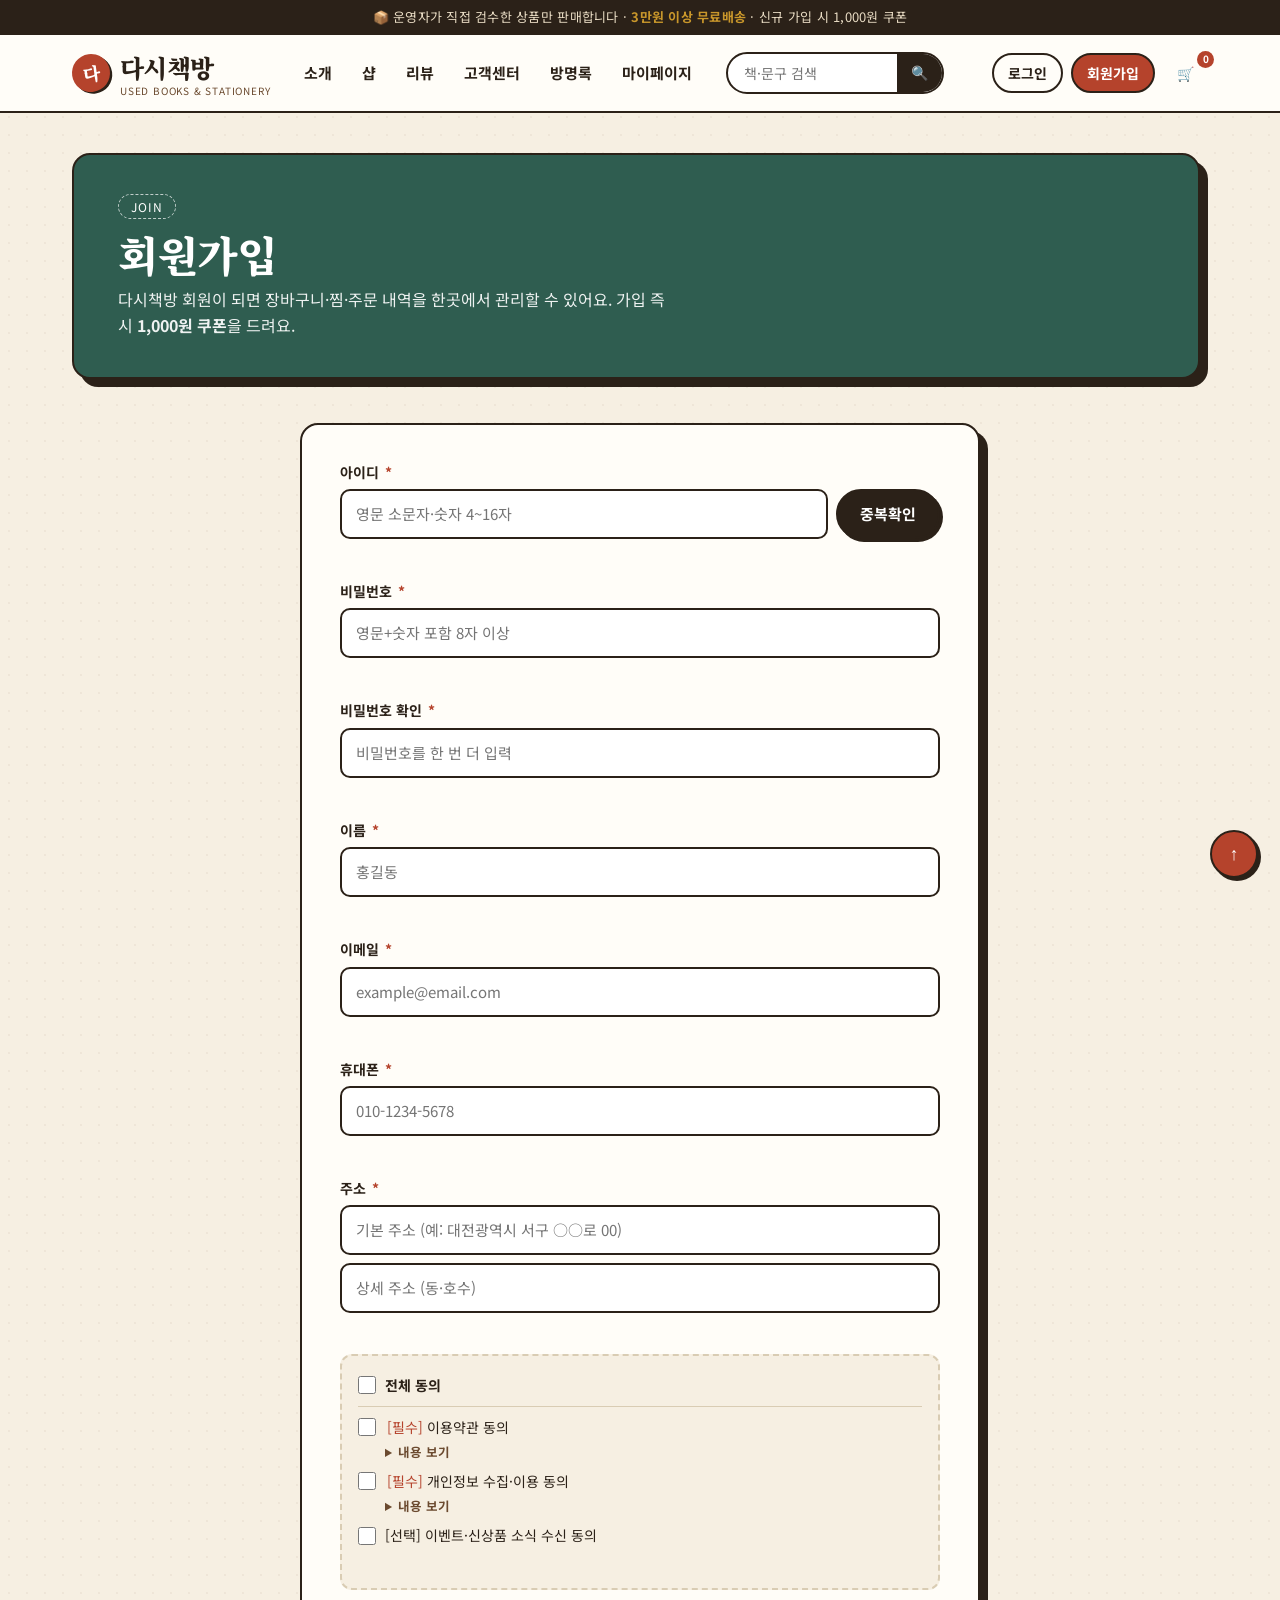
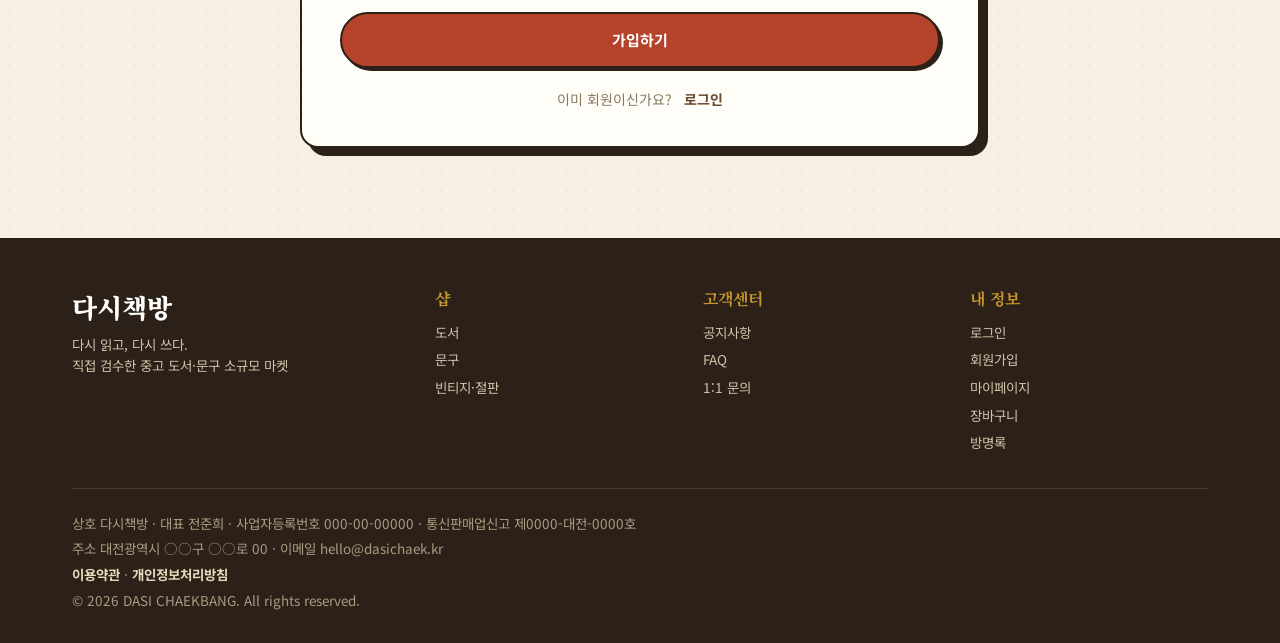
<file: Join.html>
<!doctype html>
<html lang="ko">
<head>
<meta charset="utf-8">
<meta name="viewport" content="width=device-width, initial-scale=1">
<title>회원가입 | 다시책방</title>
<link rel="preconnect" href="https://fonts.googleapis.com">
<link href="https://fonts.googleapis.com/css2?family=Noto+Serif+KR:wght@400;600;900&family=Noto+Sans+KR:wght@400;500;700&display=swap" rel="stylesheet">
<link rel="stylesheet" href="site.css">
</head>
<body>

<div class="topbar">📦 운영자가 직접 검수한 상품만 판매합니다 · <b>3만원 이상 무료배송</b> · 신규 가입 시 1,000원 쿠폰</div>

<!-- 헤더 / 네비게이션 -->
<header>
  <div class="wrap head-row">
    <a href="index.html" class="logo"><span class="logo-mark">다</span><span>다시책방<small>USED BOOKS &amp; STATIONERY</small></span></a>
    <nav class="main">
      <a href="index.html#intro">소개</a>
      <a href="index.html#shop">샵</a>
      <a href="index.html#review">리뷰</a>
      <a href="index.html#cs">고객센터</a>
      <a href="guestbook.html">방명록</a>
      <a href="mypage.html">마이페이지</a>
    </nav>
    <form class="search" onsubmit="event.preventDefault();alert('검색: '+this.q.value)">
      <input name="q" placeholder="책·문구 검색">
      <button>🔍</button>
    </form>
    <div class="user-nav">
      <a href="login.html" class="btn-login">로그인</a>
      <a href="join.html" class="btn-join">회원가입</a>
      <a href="cart.html" class="cart" aria-label="장바구니" style="border:0">🛒<i id="cartN">0</i></a>
    </div>
  </div>
</header>


<main class="wrap">
  <div class="page-hero">
    <span class="tag">JOIN</span>
    <h2>회원가입</h2>
    <p>다시책방 회원이 되면 장바구니·찜·주문 내역을 한곳에서 관리할 수 있어요. 가입 즉시 <b>1,000원 쿠폰</b>을 드려요.</p>
  </div>

  <div class="auth-wrap wide">
    <div class="auth-card" id="joinCard">
      <div class="notice-bar" id="already" hidden>이미 로그인되어 있어요. <a href="mypage.html">마이페이지</a>로 이동하거나 <a href="index.html">메인</a>으로 돌아가세요.</div>

      <form id="joinForm" novalidate autocomplete="off">
        <div class="fld">
          <label for="uid">아이디 <em>*</em></label>
          <div class="row">
            <input type="text" id="uid" maxlength="16" placeholder="영문 소문자·숫자 4~16자" autocomplete="username" autocapitalize="none">
            <button type="button" class="btn btn-ink" id="dupBtn">중복확인</button>
          </div>
          <p class="msg" id="m-uid"></p>
        </div>

        <div class="fld">
          <label for="pw">비밀번호 <em>*</em></label>
          <input type="password" id="pw" placeholder="영문+숫자 포함 8자 이상" autocomplete="new-password">
          <p class="msg" id="m-pw"></p>
        </div>
        <div class="fld">
          <label for="pw2">비밀번호 확인 <em>*</em></label>
          <input type="password" id="pw2" placeholder="비밀번호를 한 번 더 입력" autocomplete="new-password">
          <p class="msg" id="m-pw2"></p>
        </div>

        <div class="fld">
          <label for="name">이름 <em>*</em></label>
          <input type="text" id="name" maxlength="20" placeholder="홍길동" autocomplete="name">
          <p class="msg" id="m-name"></p>
        </div>
        <div class="fld">
          <label for="email">이메일 <em>*</em></label>
          <input type="email" id="email" placeholder="example@email.com" autocomplete="email">
          <p class="msg" id="m-email"></p>
        </div>
        <div class="fld">
          <label for="phone">휴대폰 <em>*</em></label>
          <input type="tel" id="phone" maxlength="13" placeholder="010-1234-5678" autocomplete="tel">
          <p class="msg" id="m-phone"></p>
        </div>
        <div class="fld">
          <label for="addr">주소 <em>*</em></label>
          <input type="text" id="addr" placeholder="기본 주소 (예: 대전광역시 서구 ○○로 00)" autocomplete="street-address">
          <input type="text" id="addr2" placeholder="상세 주소 (동·호수)" style="margin-top:8px">
          <p class="msg" id="m-addr"></p>
        </div>

        <div class="terms">
          <label class="ck all"><input type="checkbox" id="agAll"> 전체 동의</label>
          <label class="ck"><input type="checkbox" class="ag" id="ag1"> <span><em class="req">[필수]</em> 이용약관 동의</span></label>
          <details><summary>내용 보기</summary><p>다시책방 이용약관(예시): 회원은 정확한 정보를 입력해야 하며, 상품의 상태 등급 안내를 확인한 뒤 구매합니다. 중고 상품 특성상 단순 변심 반품은 제한될 수 있습니다.</p></details>
          <label class="ck"><input type="checkbox" class="ag" id="ag2"> <span><em class="req">[필수]</em> 개인정보 수집·이용 동의</span></label>
          <details><summary>내용 보기</summary><p>수집 항목: 아이디, 이름, 이메일, 휴대폰, 주소 / 목적: 회원 식별, 주문·배송 안내 / 보유: 회원 탈퇴 시까지.</p></details>
          <label class="ck"><input type="checkbox" class="ag" id="ag3"> <span>[선택] 이벤트·신상품 소식 수신 동의</span></label>
          <p class="msg err" id="m-terms" style="margin-left:27px"></p>
        </div>

        <button type="submit" class="btn btn-red block" id="joinBtn">가입하기</button>
      </form>

      <div class="auth-links"><span>이미 회원이신가요?</span><a href="login.html">로그인</a></div>
    </div>
  </div>
</main>
<!-- 푸터 -->
<footer>
  <div class="wrap">
    <div class="f-grid">
      <div><div class="f-logo">다시책방</div>다시 읽고, 다시 쓰다.<br>직접 검수한 중고 도서·문구 소규모 마켓</div>
      <div><h6>샵</h6><ul><li><a href="#">도서</a></li><li><a href="#">문구</a></li><li><a href="#">빈티지·절판</a></li></ul></div>
      <div><h6>고객센터</h6><ul><li><a href="#">공지사항</a></li><li><a href="#">FAQ</a></li><li><a href="#">1:1 문의</a></li></ul></div>
      <div><h6>내 정보</h6><ul><li><a href="login.html">로그인</a></li><li><a href="join.html">회원가입</a></li><li><a href="mypage.html">마이페이지</a></li><li><a href="cart.html">장바구니</a></li><li><a href="guestbook.html">방명록</a></li></ul></div>
    </div>
    <div class="biz">
      상호 다시책방 · 대표 전준희 · 사업자등록번호 000-00-00000 · 통신판매업신고 제0000-대전-0000호<br>
      주소 대전광역시 ○○구 ○○로 00 · 이메일 hello@dasichaek.kr<br>
      <a href="#">이용약관</a> · <a href="#">개인정보처리방침</a><br>
      © 2026 DASI CHAEKBANG. All rights reserved.
    </div>
  </div>
</footer>
<button class="top-btn" onclick="scrollTo({top:0})" aria-label="맨 위로">↑</button>



<script src="site.js"></script>
<script>
(function () {
  var $ = function (id) { return document.getElementById(id); };
  var F = { uid: $('uid'), pw: $('pw'), pw2: $('pw2'), name: $('name'), email: $('email'), phone: $('phone'), addr: $('addr') };
  var idOk = '';                                  // 중복확인을 통과한 아이디

  if (DASI.current()) $('already').hidden = false;

  function setMsg(k, t, ok) {
    var m = $('m-' + k); m.textContent = t || ''; m.className = 'msg ' + (t ? (ok ? 'ok' : 'err') : '');
    if (F[k]) F[k].classList.toggle('bad', !!t && !ok);
    return !t || !!ok;
  }
  var rules = {
    uid:   function (s) { return DASI.v.uid(s); },
    pw:    function (s) { return DASI.v.pw(s); },
    pw2:   function (s) { return s && s === F.pw.value ? '' : '비밀번호가 일치하지 않아요.'; },
    name:  function (s) { return DASI.v.name(s); },
    email: function (s) { return DASI.v.email(s); },
    phone: function (s) { return DASI.v.phone(s); },
    addr:  function (s) { return DASI.v.addr(s); }
  };
  function check(k) {
    var e = rules[k](F[k].value);
    if (k === 'uid' && !e && idOk !== F.uid.value) e = '아이디 중복확인을 해 주세요.';
    return setMsg(k, e);
  }

  F.uid.addEventListener('input', function () {
    F.uid.value = F.uid.value.toLowerCase().replace(/[^a-z0-9]/g, '');
    if (idOk !== F.uid.value) setMsg('uid', '');
  });
  F.phone.addEventListener('input', function () { F.phone.value = DASI.fmtPhone(F.phone.value); });
  ['pw', 'pw2', 'name', 'email', 'phone', 'addr'].forEach(function (k) {
    F[k].addEventListener('blur', function () { if (F[k].value) check(k); });
  });
  F.pw.addEventListener('input', function () { if (F.pw2.value) check('pw2'); });

  $('dupBtn').addEventListener('click', function () {
    var e = DASI.v.uid(F.uid.value);
    if (e) { setMsg('uid', e); F.uid.focus(); return; }
    if (DASI.findUser(F.uid.value)) { idOk = ''; setMsg('uid', '이미 사용 중인 아이디예요.'); }
    else { idOk = F.uid.value; setMsg('uid', '사용 가능한 아이디예요.', true); }
  });

  /* 약관: 전체 동의 */
  var ags = [].slice.call(document.querySelectorAll('.ag'));
  $('agAll').addEventListener('change', function () { ags.forEach(function (c) { c.checked = $('agAll').checked; }); });
  ags.forEach(function (c) { c.addEventListener('change', function () { $('agAll').checked = ags.every(function (x) { return x.checked; }); }); });

  $('joinForm').addEventListener('submit', function (ev) {
    ev.preventDefault();
    var keys = ['uid', 'pw', 'pw2', 'name', 'email', 'phone', 'addr'];
    var bad = keys.filter(function (k) { return !check(k); });
    var termsOk = $('ag1').checked && $('ag2').checked;
    $('m-terms').textContent = termsOk ? '' : '필수 약관에 동의해 주세요.';
    if (bad.length) { F[bad[0]].focus(); return; }
    if (!termsOk) return;

    var btn = $('joinBtn'); btn.disabled = true; btn.textContent = '가입 중...';
    DASI.register({
      id: F.uid.value, pw: F.pw.value, name: F.name.value, email: F.email.value, phone: F.phone.value,
      address: F.addr.value, addressDetail: $('addr2').value, marketing: $('ag3').checked
    }).then(function (r) {
      if (!r.ok) { btn.disabled = false; btn.textContent = '가입하기'; idOk = ''; setMsg('uid', r.msg); F.uid.focus(); return; }
      $('joinCard').innerHTML =
        '<div class="done"><div class="big">🎉</div><h3>가입이 완료되었어요!</h3>' +
        '<p><b>' + DASI.esc(r.user.name) + '</b>님, 다시책방에 오신 것을 환영합니다.<br>방금 가입한 아이디로 로그인해 주세요.</p>' +
        '<div class="coupon">🎟 가입 환영 쿠폰 <b>1,000원</b></div><br>' +
        '<a class="btn btn-red" href="login.html?joined=' + encodeURIComponent(r.user.id) + '">로그인하러 가기</a></div>';
      window.scrollTo({ top: 0, behavior: 'smooth' });
    });
  });
})();
</script>
</body>
</html>
</file>
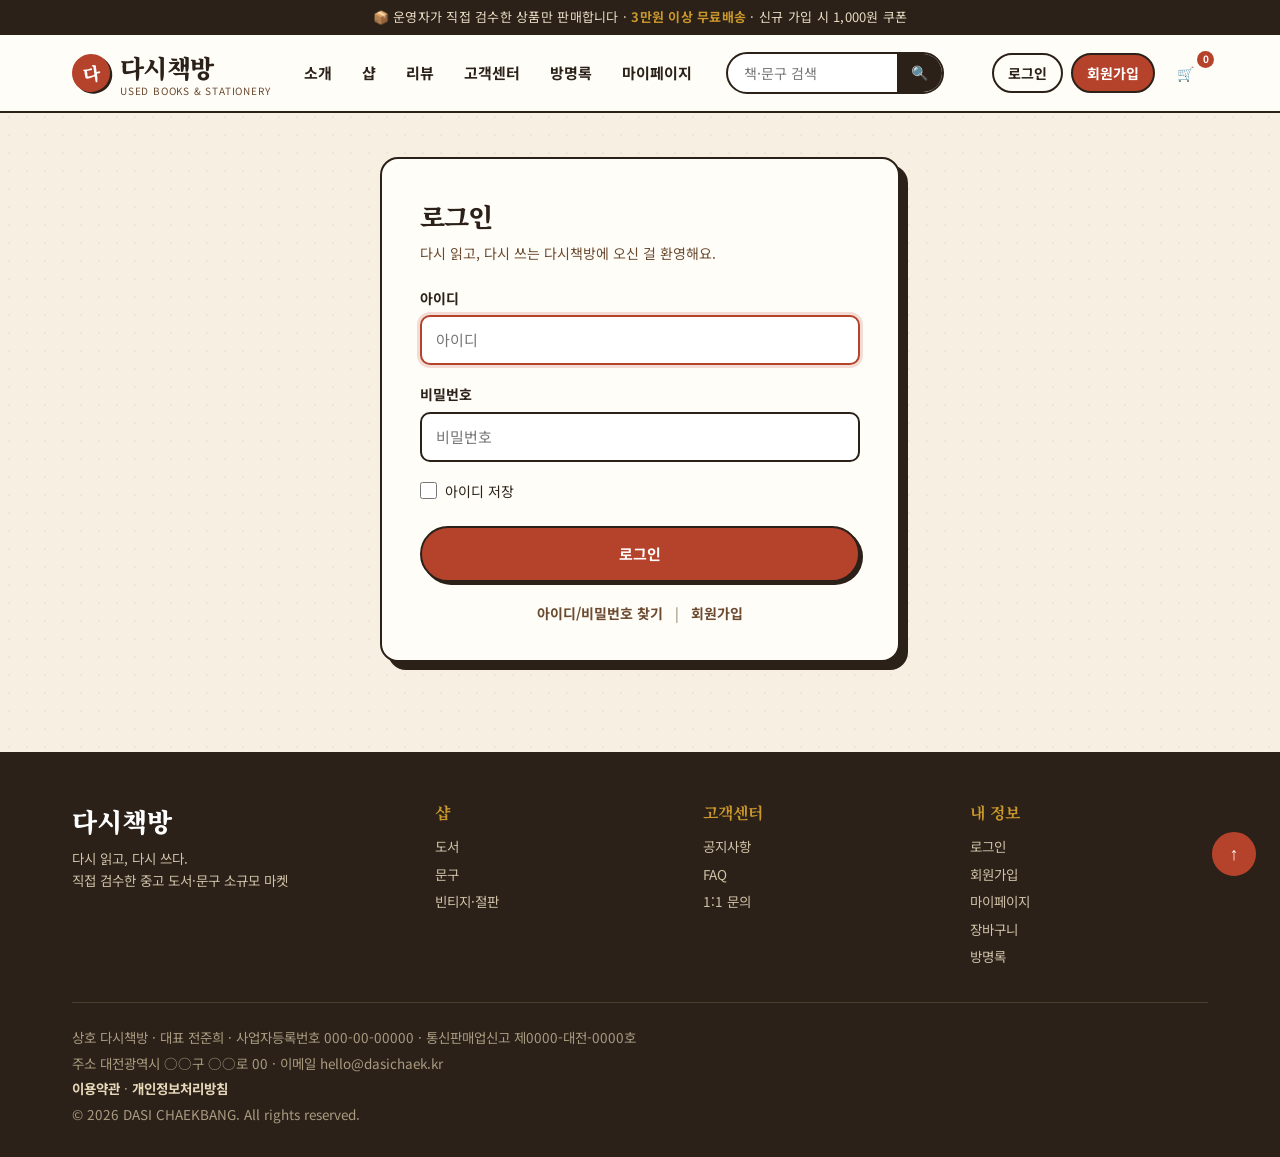
<file: Login.html>
<!doctype html>
<html lang="ko">
<head>
<meta charset="utf-8">
<meta name="viewport" content="width=device-width, initial-scale=1">
<title>로그인 | 다시책방</title>
<link rel="preconnect" href="https://fonts.googleapis.com">
<link href="https://fonts.googleapis.com/css2?family=Noto+Serif+KR:wght@400;600;900&family=Noto+Sans+KR:wght@400;500;700&display=swap" rel="stylesheet">
<link rel="stylesheet" href="site.css">
</head>
<body>

<div class="topbar">📦 운영자가 직접 검수한 상품만 판매합니다 · <b>3만원 이상 무료배송</b> · 신규 가입 시 1,000원 쿠폰</div>

<!-- 헤더 / 네비게이션 -->
<header>
  <div class="wrap head-row">
    <a href="index.html" class="logo"><span class="logo-mark">다</span><span>다시책방<small>USED BOOKS &amp; STATIONERY</small></span></a>
    <nav class="main">
      <a href="index.html#intro">소개</a>
      <a href="index.html#shop">샵</a>
      <a href="index.html#review">리뷰</a>
      <a href="index.html#cs">고객센터</a>
      <a href="guestbook.html">방명록</a>
      <a href="mypage.html">마이페이지</a>
    </nav>
    <form class="search" onsubmit="event.preventDefault();alert('검색: '+this.q.value)">
      <input name="q" placeholder="책·문구 검색">
      <button>🔍</button>
    </form>
    <div class="user-nav">
      <a href="login.html" class="btn-login">로그인</a>
      <a href="join.html" class="btn-join">회원가입</a>
      <a href="cart.html" class="cart" aria-label="장바구니" style="border:0">🛒<i id="cartN">0</i></a>
    </div>
  </div>
</header>


<main class="wrap">
  <div class="auth-wrap">
    <div class="auth-card">
      <h3>로그인</h3>
      <p class="sub">다시 읽고, 다시 쓰는 다시책방에 오신 걸 환영해요.</p>
      <div class="notice-bar ok" id="joined" hidden></div>
      <div class="notice-bar" id="needLogin" hidden>이 페이지는 로그인 후 이용할 수 있어요.</div>

      <form id="loginForm" novalidate>
        <div class="fld">
          <label for="lid">아이디</label>
          <input type="text" id="lid" autocomplete="username" autocapitalize="none" placeholder="아이디">
        </div>
        <div class="fld">
          <label for="lpw">비밀번호</label>
          <input type="password" id="lpw" autocomplete="current-password" placeholder="비밀번호">
        </div>
        <label class="ck" style="display:flex;gap:8px;align-items:center;font-size:14px;cursor:pointer;margin-bottom:6px">
          <input type="checkbox" id="save" style="width:17px;height:17px;accent-color:var(--red)"> 아이디 저장
        </label>
        <p class="msg err" id="m-login"></p>
        <button type="submit" class="btn btn-red block" id="loginBtn">로그인</button>
      </form>

      <div class="auth-links">
        <a href="#" id="openFind">아이디/비밀번호 찾기</a><span>|</span><a href="join.html">회원가입</a>
      </div>
    </div>
  </div>
</main>
<!-- 푸터 -->
<footer>
  <div class="wrap">
    <div class="f-grid">
      <div><div class="f-logo">다시책방</div>다시 읽고, 다시 쓰다.<br>직접 검수한 중고 도서·문구 소규모 마켓</div>
      <div><h6>샵</h6><ul><li><a href="#">도서</a></li><li><a href="#">문구</a></li><li><a href="#">빈티지·절판</a></li></ul></div>
      <div><h6>고객센터</h6><ul><li><a href="#">공지사항</a></li><li><a href="#">FAQ</a></li><li><a href="#">1:1 문의</a></li></ul></div>
      <div><h6>내 정보</h6><ul><li><a href="login.html">로그인</a></li><li><a href="join.html">회원가입</a></li><li><a href="mypage.html">마이페이지</a></li><li><a href="cart.html">장바구니</a></li><li><a href="guestbook.html">방명록</a></li></ul></div>
    </div>
    <div class="biz">
      상호 다시책방 · 대표 전준희 · 사업자등록번호 000-00-00000 · 통신판매업신고 제0000-대전-0000호<br>
      주소 대전광역시 ○○구 ○○로 00 · 이메일 hello@dasichaek.kr<br>
      <a href="#">이용약관</a> · <a href="#">개인정보처리방침</a><br>
      © 2026 DASI CHAEKBANG. All rights reserved.
    </div>
  </div>
</footer>
<button class="top-btn" onclick="scrollTo({top:0})" aria-label="맨 위로">↑</button>



<!-- 아이디/비밀번호 찾기 -->
<div class="modal-bg" id="findModal" hidden>
  <div class="modal" role="dialog" aria-modal="true" aria-label="아이디/비밀번호 찾기">
    <button class="x" id="closeFind" aria-label="닫기">×</button>
    <h4>아이디 / 비밀번호 찾기</h4>
    <div class="tabs-s"><button type="button" class="on" id="tabId">아이디 찾기</button><button type="button" id="tabPw">비밀번호 재설정</button></div>

    <form id="findIdForm" novalidate>
      <div class="fld"><label for="fn">이름</label><input type="text" id="fn"></div>
      <div class="fld"><label for="fe">가입한 이메일</label><input type="email" id="fe"></div>
      <p class="msg" id="m-fid"></p>
      <button class="btn btn-ink block">아이디 찾기</button>
    </form>

    <form id="findPwForm" novalidate hidden>
      <div class="fld"><label for="pi">아이디</label><input type="text" id="pi" autocapitalize="none"></div>
      <div class="fld"><label for="pn">이름</label><input type="text" id="pn"></div>
      <div class="fld"><label for="pe">가입한 이메일</label><input type="email" id="pe"></div>
      <div class="fld"><label for="pw1">새 비밀번호</label><input type="password" id="pw1" autocomplete="new-password" placeholder="영문+숫자 포함 8자 이상"></div>
      <div class="fld"><label for="pw2">새 비밀번호 확인</label><input type="password" id="pw2" autocomplete="new-password"></div>
      <p class="msg" id="m-fpw"></p>
      <button class="btn btn-ink block">비밀번호 변경</button>
    </form>
    <p class="demo">※ 시연용: 이메일 인증 없이 가입 정보가 일치하면 확인됩니다.</p>
  </div>
</div>

<script src="site.js"></script>
<script>
(function () {
  var $ = function (id) { return document.getElementById(id); };
  var q = new URLSearchParams(location.search);
  var next = DASI.safeNext(q.get('next'));

  if (DASI.current()) { location.replace(next); return; }   // 이미 로그인된 상태

  var joined = q.get('joined');
  if (joined) {
    $('joined').hidden = false;
    $('joined').textContent = '🎉 회원가입이 완료되었어요! 가입한 아이디로 로그인해 주세요.';
    $('lid').value = joined;
  }
  if (q.get('next') && !joined) $('needLogin').hidden = false;

  var saved = '';
  try { saved = localStorage.getItem('dasi_saved_id') || ''; } catch (e) {}
  if (saved && !$('lid').value) { $('lid').value = saved; $('save').checked = true; }
  (($('lid').value) ? $('lpw') : $('lid')).focus();

  $('loginForm').addEventListener('submit', function (ev) {
    ev.preventDefault();
    var id = $('lid').value.trim(), pw = $('lpw').value, m = $('m-login');
    if (!id || !pw) { m.textContent = '아이디와 비밀번호를 입력해 주세요.'; return; }
    var btn = $('loginBtn'); btn.disabled = true; btn.textContent = '로그인 중...';
    DASI.login(id, pw).then(function (r) {
      if (!r.ok) { m.textContent = r.msg; btn.disabled = false; btn.textContent = '로그인'; $('lpw').value = ''; $('lpw').focus(); return; }
      try { if ($('save').checked) localStorage.setItem('dasi_saved_id', r.user.id); else localStorage.removeItem('dasi_saved_id'); } catch (e) {}
      location.href = next;
    });
  });

  /* 찾기 모달 */
  function openFind() { $('findModal').hidden = false; $('fn').focus(); }
  function closeFind() { $('findModal').hidden = true; }
  $('openFind').addEventListener('click', function (e) { e.preventDefault(); openFind(); });
  $('closeFind').addEventListener('click', closeFind);
  $('findModal').addEventListener('click', function (e) { if (e.target === this) closeFind(); });
  document.addEventListener('keydown', function (e) { if (e.key === 'Escape') closeFind(); });
  function tab(isId) {
    $('tabId').classList.toggle('on', isId); $('tabPw').classList.toggle('on', !isId);
    $('findIdForm').hidden = !isId; $('findPwForm').hidden = isId;
  }
  $('tabId').addEventListener('click', function () { tab(true); });
  $('tabPw').addEventListener('click', function () { tab(false); });

  function msg(id, t, ok) { var m = $(id); m.textContent = t; m.className = 'msg ' + (ok ? 'ok' : 'err'); }

  $('findIdForm').addEventListener('submit', function (e) {
    e.preventDefault();
    var r = DASI.findId($('fn').value, $('fe').value);
    if (r) msg('m-fid', '회원님의 아이디는 ' + r + ' 입니다. (보안을 위해 일부만 표시)', true);
    else msg('m-fid', '입력하신 정보와 일치하는 회원이 없어요.');
  });
  $('findPwForm').addEventListener('submit', function (e) {
    e.preventDefault();
    var err = DASI.v.pw($('pw1').value);
    if (err) return msg('m-fpw', err);
    if ($('pw1').value !== $('pw2').value) return msg('m-fpw', '새 비밀번호가 일치하지 않아요.');
    DASI.resetPassword($('pi').value, $('pn').value, $('pe').value, $('pw1').value).then(function (r) {
      if (!r.ok) return msg('m-fpw', r.msg);
      msg('m-fpw', '비밀번호가 변경되었어요. 새 비밀번호로 로그인해 주세요.', true);
      $('lid').value = $('pi').value.trim().toLowerCase();
    });
  });
})();
</script>
</body>
</html>
</file>
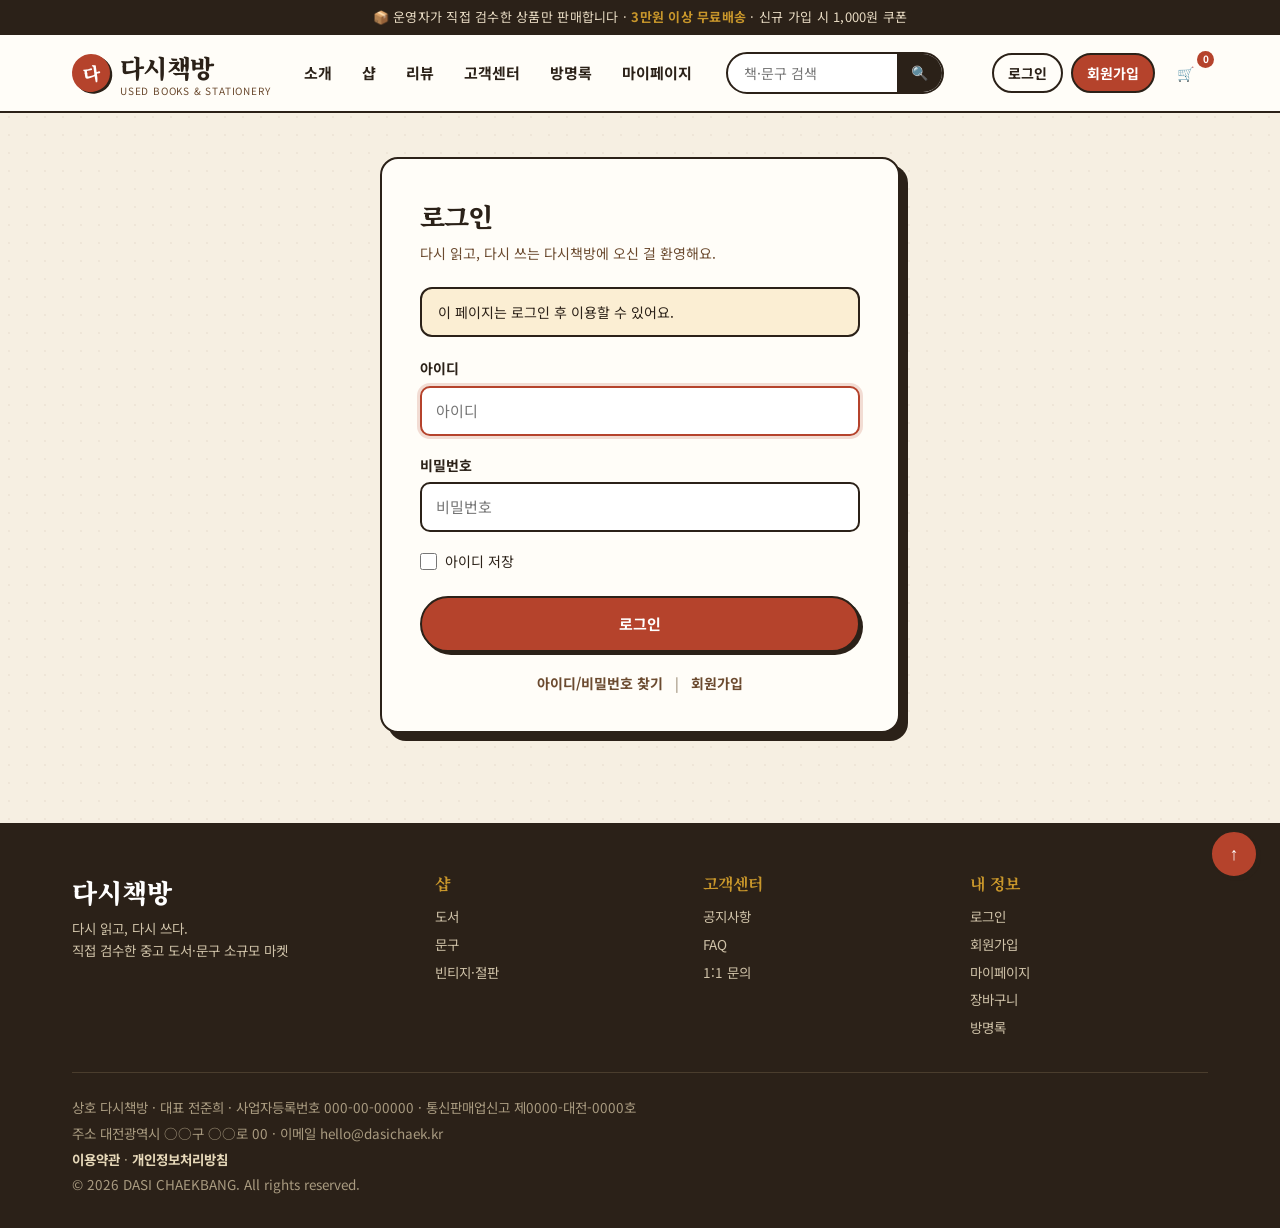
<file: MyPage.html>
<!doctype html>
<html lang="ko">
<head>
<meta charset="utf-8">
<meta name="viewport" content="width=device-width, initial-scale=1">
<title>마이페이지 | 다시책방</title>
<link rel="preconnect" href="https://fonts.googleapis.com">
<link href="https://fonts.googleapis.com/css2?family=Noto+Serif+KR:wght@400;600;900&family=Noto+Sans+KR:wght@400;500;700&display=swap" rel="stylesheet">
<link rel="stylesheet" href="site.css">
</head>
<body>

<div class="topbar">📦 운영자가 직접 검수한 상품만 판매합니다 · <b>3만원 이상 무료배송</b> · 신규 가입 시 1,000원 쿠폰</div>

<!-- 헤더 / 네비게이션 -->
<header>
  <div class="wrap head-row">
    <a href="index.html" class="logo"><span class="logo-mark">다</span><span>다시책방<small>USED BOOKS &amp; STATIONERY</small></span></a>
    <nav class="main">
      <a href="index.html#intro">소개</a>
      <a href="index.html#shop">샵</a>
      <a href="index.html#review">리뷰</a>
      <a href="index.html#cs">고객센터</a>
      <a href="guestbook.html">방명록</a>
      <a href="mypage.html">마이페이지</a>
    </nav>
    <form class="search" onsubmit="event.preventDefault();alert('검색: '+this.q.value)">
      <input name="q" placeholder="책·문구 검색">
      <button>🔍</button>
    </form>
    <div class="user-nav">
      <a href="login.html" class="btn-login">로그인</a>
      <a href="join.html" class="btn-join">회원가입</a>
      <a href="cart.html" class="cart" aria-label="장바구니" style="border:0">🛒<i id="cartN">0</i></a>
    </div>
  </div>
</header>


<main class="wrap">
  <div class="page-hero gold">
    <span class="tag" style="border-color:rgba(43,33,24,.5)">MY PAGE</span>
    <h2>마이페이지</h2>
    <p style="opacity:.8">내 정보, 주문 내역, 찜한 상품, 내가 쓴 리뷰를 한곳에서 확인하세요.</p>
  </div>

  <div class="my-grid">
    <aside class="side" id="side"></aside>
    <div>
      <section class="panel" id="p-info"></section>
      <section class="panel" id="p-orders" hidden></section>
      <section class="panel" id="p-wish" hidden></section>
      <section class="panel" id="p-reviews" hidden></section>
      <section class="panel" id="p-edit" hidden></section>
    </div>
  </div>
</main>
<!-- 푸터 -->
<footer>
  <div class="wrap">
    <div class="f-grid">
      <div><div class="f-logo">다시책방</div>다시 읽고, 다시 쓰다.<br>직접 검수한 중고 도서·문구 소규모 마켓</div>
      <div><h6>샵</h6><ul><li><a href="#">도서</a></li><li><a href="#">문구</a></li><li><a href="#">빈티지·절판</a></li></ul></div>
      <div><h6>고객센터</h6><ul><li><a href="#">공지사항</a></li><li><a href="#">FAQ</a></li><li><a href="#">1:1 문의</a></li></ul></div>
      <div><h6>내 정보</h6><ul><li><a href="login.html">로그인</a></li><li><a href="join.html">회원가입</a></li><li><a href="mypage.html">마이페이지</a></li><li><a href="cart.html">장바구니</a></li><li><a href="guestbook.html">방명록</a></li></ul></div>
    </div>
    <div class="biz">
      상호 다시책방 · 대표 전준희 · 사업자등록번호 000-00-00000 · 통신판매업신고 제0000-대전-0000호<br>
      주소 대전광역시 ○○구 ○○로 00 · 이메일 hello@dasichaek.kr<br>
      <a href="#">이용약관</a> · <a href="#">개인정보처리방침</a><br>
      © 2026 DASI CHAEKBANG. All rights reserved.
    </div>
  </div>
</footer>
<button class="top-btn" onclick="scrollTo({top:0})" aria-label="맨 위로">↑</button>



<!-- 리뷰 작성 -->
<div class="modal-bg" id="rvModal" hidden>
  <div class="modal" role="dialog" aria-modal="true" aria-label="리뷰 작성">
    <button class="x" id="rvClose" aria-label="닫기">×</button>
    <h4>리뷰 작성</h4>
    <p id="rvTitle" style="font-weight:700;margin-bottom:10px"></p>
    <div class="stars-in" id="rvStars" aria-label="별점"><span>★</span><span>★</span><span>★</span><span>★</span><span>★</span></div>
    <div class="fld" style="margin-top:14px"><label for="rvText">후기</label><textarea id="rvText" maxlength="300" placeholder="상품 상태, 포장, 배송은 어땠나요? (10자 이상)"></textarea></div>
    <p class="msg" id="m-rv"></p>
    <button class="btn btn-red block" id="rvSave">등록하기</button>
  </div>
</div>

<script src="site.js"></script>
<script>
(function () {
  var u = DASI.requireLogin();
  if (!u) return;                                        // 로그인 안 했으면 로그인 페이지로 이동
  var $ = function (id) { return document.getElementById(id); };
  var esc = DASI.esc, won = DASI.won;
  var TABS = ['info', 'orders', 'wish', 'reviews', 'edit'];
  var NAMES = { info: '내 정보', orders: '주문 내역', wish: '찜한 상품', reviews: '내가 쓴 리뷰', edit: '정보 수정' };
  var fmtDate = function (iso) { var d = new Date(iso); return d.getFullYear() + '.' + String(d.getMonth() + 1).padStart(2, '0') + '.' + String(d.getDate()).padStart(2, '0'); };
  function me() { return DASI.current() || u; }

  /* ---------- 사이드 ---------- */
  function renderSide(tab) {
    var m = me();
    var cnt = { orders: DASI.orders.list(m.id).length, wish: DASI.wish.get().length, reviews: DASI.reviews.list(m.id).length };
    $('side').innerHTML =
      '<div class="avatar">' + esc(m.name.trim().charAt(0)) + '</div>' +
      '<h4>' + esc(m.name) + '님</h4><p class="uid">@' + esc(m.id) + '</p><nav>' +
      TABS.map(function (t) {
        return '<a href="#' + t + '" class="' + (t === tab ? 'on' : '') + '">' + NAMES[t] + (cnt[t] ? '<i>' + cnt[t] + '</i>' : '') + '</a>';
      }).join('') +
      '<a href="cart.html">장바구니 <i>' + DASI.cart.count() + '</i></a></nav>';
  }

  /* ---------- 내 정보 ---------- */
  function renderInfo() {
    var m = me(), cp = m.coupon && !m.coupon.used;
    $('p-info').innerHTML =
      '<h3>내 정보</h3>' +
      '<div class="stat3">' +
        '<a href="cart.html"><b>' + DASI.cart.count() + '</b><span>장바구니</span></a>' +
        '<a href="#wish"><b>' + DASI.wish.get().length + '</b><span>찜한 상품</span></a>' +
        '<a href="#orders"><b>' + DASI.orders.list(m.id).length + '</b><span>주문 내역</span></a></div>' +
      '<dl class="kv">' +
        '<dt>아이디</dt><dd>' + esc(m.id) + '</dd>' +
        '<dt>이름</dt><dd>' + esc(m.name) + '</dd>' +
        '<dt>이메일</dt><dd>' + esc(m.email) + '</dd>' +
        '<dt>휴대폰</dt><dd>' + esc(m.phone) + '</dd>' +
        '<dt>주소</dt><dd>' + esc(m.address) + (m.addressDetail ? ' ' + esc(m.addressDetail) : '') + '</dd>' +
        '<dt>가입일</dt><dd>' + fmtDate(m.joinedAt) + '</dd>' +
        '<dt>소식 수신</dt><dd>' + (m.marketing ? '동의' : '미동의') + '</dd>' +
        '<dt>쿠폰</dt><dd>' + (m.coupon ? (cp ? '🎟 가입 환영 쿠폰 ' + won(m.coupon.amount) + ' (사용 가능)' : '가입 환영 쿠폰 사용 완료') : '없음') + '</dd>' +
      '</dl>' +
      '<p style="margin-top:20px"><a class="btn btn-ghost sm" href="#edit">정보 수정</a> <a class="btn btn-red sm" href="cart.html">장바구니 가기</a></p>';
  }

  /* ---------- 주문 내역 ---------- */
  function renderOrders() {
    var m = me(), list = DASI.orders.list(m.id), rvs = DASI.reviews.list(m.id);
    var h = '<h3>주문 내역</h3>';
    if (!list.length) {
      h += '<div class="empty"><span class="big">📦</span>아직 주문 내역이 없어요.<br><a class="btn btn-red" href="index.html#shop">책 구경하러 가기</a></div>';
    } else {
      h += list.map(function (o) {
        return '<article class="ord"><div class="ord-h"><div><b>주문번호 ' + esc(o.no) + '</b><span class="d">' + fmtDate(o.date) + '</span></div>' +
          '<span class="pill ' + (o.status === '입금대기' ? 'wait' : '') + '">' + esc(o.status) + '</span></div>' +
          o.items.map(function (it) {
            var done = rvs.some(function (r) { return r.orderNo === o.no && r.pid === it.id; });
            return '<div class="oi">' + DASI.cover(it) + '<div class="t"><small>' + esc(it.cat) + '</small><b>' + esc(it.name) + '</b><br><span>' + won(it.price) + ' × ' + it.qty + '</span></div>' +
              (o.status === '입금대기' ? '' : '<button class="btn btn-ghost sm" data-rv="' + esc(o.no) + '|' + esc(it.id) + '"' + (done ? ' disabled' : '') + '>' + (done ? '작성 완료' : '리뷰 작성') + '</button>') + '</div>';
          }).join('') +
          '<div class="ord-f">결제수단 ' + esc(o.pay) + ' · 배송비 ' + won(o.shipping) + (o.discount ? ' · 쿠폰 -' + won(o.discount) : '') +
          '<br>받는 분 ' + esc(o.receiver) + ' (' + esc(o.phone) + ') · ' + esc(o.address) +
          '<br>총 결제금액 <b>' + won(o.total) + '</b></div></article>';
      }).join('');
    }
    $('p-orders').innerHTML = h;
  }

  /* ---------- 찜 ---------- */
  function renderWish() {
    var ids = DASI.wish.get(), h = '<h3>찜한 상품</h3>';
    if (!ids.length) {
      h += '<div class="empty"><span class="big">♡</span>찜한 상품이 없어요.<br>메인페이지에서 마음에 드는 책의 하트를 눌러 보세요.<br><a class="btn btn-red" href="index.html#shop">책 구경하러 가기</a></div>';
    } else {
      h += '<div class="wgrid">' + ids.map(DASI.product).filter(Boolean).map(function (p) {
        return '<div class="card"><div class="thumb" style="background:' + esc(p.color) + '22"><div class="cover" style="background:' + esc(p.color) + '">' + esc(p.name) + '<small>' + esc(p.cat) + ' · 다시책방</small></div>' +
          '<span class="stat">' + p.grade + '등급</span><button class="heart on" data-unwish="' + p.id + '" aria-label="찜 해제">♥</button></div>' +
          '<div class="info"><span class="cat-n">' + esc(p.cat) + '</span><h5>' + esc(p.name) + '</h5><div class="price"><b>' + won(p.price) + '</b>' + (p.old ? '<s>' + won(p.old) + '</s>' : '') + '</div>' +
          '<button class="add" data-cart="' + p.id + '">장바구니 담기</button></div></div>';
      }).join('') + '</div>';
    }
    $('p-wish').innerHTML = h;
  }

  /* ---------- 내가 쓴 리뷰 ---------- */
  function renderReviews() {
    var list = DASI.reviews.list(me().id), h = '<h3>내가 쓴 리뷰</h3>';
    if (!list.length) {
      h += '<div class="empty"><span class="big">✍️</span>작성한 리뷰가 없어요.<br>주문 내역에서 구매한 상품에 리뷰를 남길 수 있어요.<br><a class="btn btn-ghost" href="#orders">주문 내역 보기</a></div>';
    } else {
      h += list.map(function (r) {
        return '<div class="rv-item"><div class="top"><div><b>' + esc(r.name) + '</b> <span class="stars" style="color:var(--gold)">' + '★'.repeat(r.rating) + '☆'.repeat(5 - r.rating) + '</span></div>' +
          '<div><small>' + fmtDate(r.date) + '</small> <button class="danger" data-delrv="' + esc(r.rid) + '">삭제</button></div></div><p>' + esc(r.text) + '</p></div>';
      }).join('');
    }
    $('p-reviews').innerHTML = h;
  }

  /* ---------- 정보 수정 ---------- */
  function renderEdit() {
    var m = me();
    $('p-edit').innerHTML =
      '<h3>회원 정보 수정</h3>' +
      '<form id="editForm" novalidate>' +
        '<div class="fld"><label>아이디</label><input type="text" value="' + esc(m.id) + '" readonly></div>' +
        '<div class="fld"><label for="e-name">이름</label><input type="text" id="e-name" value="' + esc(m.name) + '" maxlength="20"></div>' +
        '<div class="fld"><label for="e-email">이메일</label><input type="email" id="e-email" value="' + esc(m.email) + '"></div>' +
        '<div class="fld"><label for="e-phone">휴대폰</label><input type="tel" id="e-phone" value="' + esc(m.phone) + '" maxlength="13"></div>' +
        '<div class="fld"><label for="e-addr">주소</label><input type="text" id="e-addr" value="' + esc(m.address) + '"><input type="text" id="e-addr2" value="' + esc(m.addressDetail || '') + '" placeholder="상세 주소" style="margin-top:8px"></div>' +
        '<label class="ck" style="display:flex;gap:8px;align-items:center;font-size:14px;cursor:pointer;margin-bottom:10px"><input type="checkbox" id="e-mk" style="width:17px;height:17px;accent-color:var(--red)"' + (m.marketing ? ' checked' : '') + '> 이벤트·신상품 소식 수신 동의</label>' +
        '<p class="msg" id="m-edit"></p><button class="btn btn-red">저장하기</button>' +
      '</form>' +
      '<div class="sec2"><h4>비밀번호 변경</h4><form id="pwForm" novalidate>' +
        '<div class="fld"><label for="c-old">현재 비밀번호</label><input type="password" id="c-old" autocomplete="current-password"></div>' +
        '<div class="fld"><label for="c-new">새 비밀번호</label><input type="password" id="c-new" autocomplete="new-password" placeholder="영문+숫자 포함 8자 이상"></div>' +
        '<div class="fld"><label for="c-new2">새 비밀번호 확인</label><input type="password" id="c-new2" autocomplete="new-password"></div>' +
        '<p class="msg" id="m-pw"></p><button class="btn btn-ink">비밀번호 변경</button></form></div>' +
      '<div class="sec2"><h4>회원 탈퇴</h4><p class="hint">탈퇴하면 회원 정보·장바구니·찜·주문 내역·리뷰가 이 브라우저에서 모두 삭제돼요.</p>' +
        '<button class="danger" id="leaveBtn">회원 탈퇴하기</button></div>';

    $('e-phone').addEventListener('input', function () { this.value = DASI.fmtPhone(this.value); });
    $('editForm').addEventListener('submit', function (ev) {
      ev.preventDefault();
      var err = DASI.v.name($('e-name').value) || DASI.v.email($('e-email').value) || DASI.v.phone($('e-phone').value) || DASI.v.addr($('e-addr').value);
      var m2 = $('m-edit');
      if (err) { m2.className = 'msg err'; m2.textContent = err; return; }
      DASI.updateUser(m.id, { name: $('e-name').value.trim(), email: $('e-email').value.trim(), phone: $('e-phone').value, address: $('e-addr').value.trim(), addressDetail: $('e-addr2').value.trim(), marketing: $('e-mk').checked });
      DASI.renderHeader(); renderAll('edit');
      DASI.toast('✔ 회원 정보가 저장되었어요.');
    });
    $('pwForm').addEventListener('submit', function (ev) {
      ev.preventDefault();
      var m2 = $('m-pw'); m2.className = 'msg err';
      var err = DASI.v.pw($('c-new').value);
      if (!$('c-old').value) err = '현재 비밀번호를 입력해 주세요.';
      else if (!err && $('c-new').value !== $('c-new2').value) err = '새 비밀번호가 일치하지 않아요.';
      if (err) { m2.textContent = err; return; }
      DASI.changePassword(m.id, $('c-old').value, $('c-new').value).then(function (r) {
        if (!r.ok) { m2.textContent = r.msg; return; }
        $('pwForm').reset(); m2.className = 'msg ok'; m2.textContent = '비밀번호가 변경되었어요.';
      });
    });
    $('leaveBtn').addEventListener('click', function () {
      var pw = prompt('회원 탈퇴를 진행합니다. 비밀번호를 입력해 주세요.');
      if (pw == null) return;
      DASI.verifyPassword(m.id, pw).then(function (ok) {
        if (!ok) { alert('비밀번호가 일치하지 않아요.'); return; }
        DASI.removeUser(m.id);
        alert('탈퇴가 완료되었어요. 그동안 이용해 주셔서 감사합니다.');
        location.href = 'index.html';
      });
    });
  }

  /* ---------- 탭 전환 ---------- */
  var cur = 'info';
  function renderAll(tab) {
    cur = TABS.indexOf(tab) >= 0 ? tab : 'info';
    TABS.forEach(function (t) { $('p-' + t).hidden = t !== cur; });
    renderSide(cur);
    ({ info: renderInfo, orders: renderOrders, wish: renderWish, reviews: renderReviews, edit: renderEdit })[cur]();
  }
  window.addEventListener('hashchange', function () { renderAll(location.hash.slice(1)); window.scrollTo({ top: 0 }); });
  renderAll(location.hash.slice(1));

  /* ---------- 클릭 처리 (위임) ---------- */
  document.addEventListener('click', function (e) {
    var t;
    if ((t = e.target.closest('[data-unwish]'))) { DASI.wish.toggle(t.dataset.unwish); renderAll(cur); }
    else if ((t = e.target.closest('[data-cart]'))) { DASI.cart.add(t.dataset.cart); renderSide(cur); }
    else if ((t = e.target.closest('[data-delrv]'))) { if (confirm('이 리뷰를 삭제할까요?')) { DASI.reviews.remove(me().id, t.dataset.delrv); renderAll(cur); } }
    else if ((t = e.target.closest('[data-rv]'))) openReview(t.dataset.rv);
  });

  /* ---------- 리뷰 작성 ---------- */
  var rvCtx = null, rating = 5;
  var stars = [].slice.call($('rvStars').children);
  function paint() { stars.forEach(function (s, i) { s.classList.toggle('on', i < rating); }); }
  stars.forEach(function (s, i) { s.addEventListener('click', function () { rating = i + 1; paint(); }); });
  function openReview(key) {
    var p = key.split('|'), p0 = DASI.product(p[1]);
    rvCtx = { orderNo: p[0], pid: p[1] }; rating = 5; paint();
    $('rvTitle').textContent = '「' + (p0 ? p0.name : '') + '」';
    $('rvText').value = ''; $('m-rv').textContent = ''; $('rvModal').hidden = false; $('rvText').focus();
  }
  function closeReview() { $('rvModal').hidden = true; }
  $('rvClose').addEventListener('click', closeReview);
  $('rvModal').addEventListener('click', function (e) { if (e.target === this) closeReview(); });
  document.addEventListener('keydown', function (e) { if (e.key === 'Escape') closeReview(); });
  $('rvSave').addEventListener('click', function () {
    var txt = $('rvText').value.trim();
    if (txt.length < 10) { $('m-rv').className = 'msg err'; $('m-rv').textContent = '후기를 10자 이상 작성해 주세요.'; return; }
    var p = DASI.product(rvCtx.pid);
    DASI.reviews.add(me().id, { rid: 'r' + Date.now(), orderNo: rvCtx.orderNo, pid: rvCtx.pid, name: p ? p.name : '', rating: rating, text: txt, date: new Date().toISOString() });
    closeReview(); renderAll(cur); DASI.toast('✔ 리뷰가 등록되었어요.', '내 리뷰 보기', 'mypage.html#reviews');
  });
})();
</script>
</body>
</html>
</file>
<file: site.css>
:root{
  --paper:#f6efe2; --paper2:#efe5d2; --ink:#2b2118; --brown:#6b4a2f;
  --green:#2f5d50; --red:#b5432c; --gold:#c9972b; --line:#d9ccb3; --white:#fffdf8;
  --serif:'Noto Serif KR',serif; --sans:'Noto Sans KR',sans-serif;
}
*{box-sizing:border-box;margin:0;padding:0}
html{scroll-behavior:smooth}
body{font-family:var(--sans);background:var(--paper);color:var(--ink);line-height:1.6;
  background-image:radial-gradient(rgba(107,74,47,.06) 1px,transparent 1px);background-size:18px 18px}
a{color:inherit;text-decoration:none}
ul{list-style:none}
.wrap{max-width:1200px;margin:0 auto;padding:0 32px}
body{overflow-x:clip}

/* 상단 공지 */
.topbar{background:var(--ink);color:#e9dcc4;font-size:13px;text-align:center;padding:7px 10px;letter-spacing:.02em}
.topbar b{color:var(--gold)}

/* 헤더 */
header{position:sticky;top:0;z-index:50;background:var(--white);border-bottom:2px solid var(--ink)}
.head-row{display:flex;align-items:center;gap:20px;height:76px}
.logo{display:flex;align-items:center;gap:10px;font-family:var(--serif);font-weight:900;font-size:25px;letter-spacing:-.03em}
.logo-mark{width:38px;height:38px;border-radius:50%;background:var(--red);color:#fff;display:grid;place-items:center;font-size:18px;
  transform:rotate(-8deg);box-shadow:2px 2px 0 var(--ink)}
.logo small{display:block;font-family:var(--sans);font-weight:400;font-size:10px;color:var(--brown);letter-spacing:.08em;margin-top:-4px}
nav.main{display:flex;gap:2px;flex-shrink:0}
nav.main a{padding:8px 14px;font-weight:700;font-size:15px;border-radius:6px;transition:.2s;white-space:nowrap}
nav.main a:hover{background:var(--paper2);color:var(--red)}
.search{flex:1;max-width:230px;margin:0 0 0 auto;display:flex;border:2px solid var(--ink);border-radius:30px;overflow:hidden;background:#fff;min-width:0}
.search input{border:0;outline:0;padding:8px 16px;flex:1;min-width:0;font:inherit;font-size:14px;background:transparent}
.search button{border:0;background:var(--ink);color:#fff;padding:0 14px;cursor:pointer;font-size:14px}
.user-nav{display:flex;align-items:center;gap:8px}
.user-nav a{font-size:14px;font-weight:700;padding:7px 14px;border-radius:30px;border:2px solid var(--ink);transition:.2s;white-space:nowrap}
.user-nav a:hover{transform:translateY(-2px);box-shadow:0 3px 0 var(--ink)}
.btn-join{background:var(--red);color:#fff;border-color:var(--ink)!important}
.btn-login{background:var(--white)}
.cart{position:relative;font-size:21px;padding:4px 6px}
.cart i{position:absolute;top:-4px;right:-6px;background:var(--red);color:#fff;font-style:normal;font-size:10px;font-weight:700;border-radius:50%;width:17px;height:17px;display:grid;place-items:center}
.logo{flex-shrink:0}.user-nav{flex-shrink:0}.search+.user-nav{margin-left:28px}

/* 히어로 배너 */
.hero{margin-top:40px;margin-right:8px;position:relative;border:2px solid var(--ink);border-radius:18px;overflow:hidden;box-shadow:8px 8px 0 var(--ink);background:var(--green)}
.slides{display:flex;transition:transform .7s cubic-bezier(.7,0,.2,1)}
.slide{min-width:100%;display:grid;grid-template-columns:1.1fr .9fr;align-items:center;padding:56px 60px;min-height:380px;color:#fff;position:relative;overflow:hidden}
.s1{background:var(--green)} .s2{background:#8a3a26} .s3{background:#3b3550}
.slide .tag{display:inline-block;border:1.5px dashed rgba(255,255,255,.7);padding:3px 12px;border-radius:20px;font-size:13px;margin-bottom:16px}
.slide h2{font-family:var(--serif);font-weight:900;font-size:clamp(30px,4.4vw,52px);line-height:1.2;letter-spacing:-.03em;margin-bottom:14px}
.slide p{opacity:.9;max-width:430px;margin-bottom:26px}
.cta{display:inline-block;background:var(--paper);color:var(--ink);font-weight:700;padding:12px 26px;border-radius:40px;border:2px solid var(--ink);box-shadow:3px 3px 0 var(--ink);transition:.2s}
.cta:hover{transform:translate(2px,2px);box-shadow:1px 1px 0 var(--ink)}
.stack{position:relative;height:280px}
.bk{position:absolute;width:140px;height:200px;border-radius:4px 10px 10px 4px;box-shadow:6px 6px 0 rgba(0,0,0,.28);display:flex;flex-direction:column;justify-content:space-between;padding:14px 12px;font-family:var(--serif);color:#fff;font-weight:900;font-size:17px;line-height:1.2;border-left:9px solid rgba(0,0,0,.25)}
.bk span{font-size:10px;font-weight:400;font-family:var(--sans);opacity:.85}
.bk1{left:6%;top:36px;background:#c9972b;transform:rotate(-12deg)}
.bk2{left:34%;top:6px;background:#b5432c;transform:rotate(3deg);z-index:2}
.bk3{left:60%;top:44px;background:#e9dcc4;color:var(--ink);transform:rotate(14deg)}
.stamp{position:absolute;right:30px;bottom:24px;width:96px;height:96px;border:3px solid rgba(255,255,255,.75);border-radius:50%;display:grid;place-items:center;text-align:center;font-family:var(--serif);font-weight:900;font-size:14px;line-height:1.2;transform:rotate(-14deg);color:rgba(255,255,255,.85)}
.dots{position:absolute;bottom:16px;left:60px;display:flex;gap:8px}
.dots button{width:11px;height:11px;border-radius:50%;border:2px solid #fff;background:transparent;cursor:pointer}
.dots button.on{background:#fff}
.arrow{position:absolute;top:50%;transform:translateY(-50%);width:42px;height:42px;border-radius:50%;border:2px solid var(--ink);background:var(--paper);cursor:pointer;font-size:18px;z-index:3}
.prev{left:14px}.next{right:14px}

/* 섹션 공통 */
section{margin-top:96px}
.sec-head{display:flex;align-items:flex-end;justify-content:space-between;margin-bottom:24px;border-bottom:2px solid var(--ink);padding-bottom:10px}
.sec-head h3{font-family:var(--serif);font-weight:900;font-size:30px;letter-spacing:-.03em}
.sec-head h3 em{font-style:normal;color:var(--red)}
.sec-head a{font-size:14px;font-weight:700;color:var(--brown)}
.sec-head a:hover{color:var(--red)}

/* 카테고리 */
.cats{display:grid;grid-template-columns:repeat(3,1fr);gap:28px}
.cat{border:2px solid var(--ink);border-radius:16px;padding:28px 26px;background:var(--white);position:relative;overflow:hidden;transition:.25s;min-height:200px}
.cat:hover{transform:translate(-4px,-4px);box-shadow:8px 8px 0 var(--ink)}
.cat .ic{font-size:44px;margin-bottom:8px}
.cat h4{font-family:var(--serif);font-size:24px;font-weight:900}
.cat p{font-size:14px;color:var(--brown);margin:4px 0 12px}
.cat ul{display:flex;flex-wrap:wrap;gap:6px}
.cat li{font-size:12px;border:1.5px solid var(--line);border-radius:20px;padding:2px 10px;background:var(--paper)}
.cat:nth-child(1){background:#e4eee9}.cat:nth-child(2){background:#fbeed3}.cat:nth-child(3){background:#f3dfd8}
.cat::after{content:"→";position:absolute;right:22px;bottom:16px;font-size:26px;font-weight:700}

/* 상태 등급 */
.grade{display:grid;grid-template-columns:auto 1fr;gap:30px;align-items:center;background:var(--ink);color:#f0e4cc;border-radius:16px;padding:30px 36px}
.grade h4{font-family:var(--serif);font-size:24px;color:var(--gold);font-weight:900}
.grade h4 small{display:block;font-family:var(--sans);font-size:13px;color:#cdbf9f;font-weight:400}
.gl{display:grid;grid-template-columns:repeat(3,1fr);gap:16px}
.gl div{border:1.5px dashed #8d7a5b;border-radius:12px;padding:12px 16px;font-size:13px}
.gl b{display:inline-grid;place-items:center;width:28px;height:28px;border-radius:50%;background:var(--gold);color:var(--ink);margin-right:6px;font-family:var(--serif)}

/* 상품 카드 */
.grid4{display:grid;grid-template-columns:repeat(4,minmax(0,1fr));gap:28px}
.card{background:var(--white);border:2px solid var(--ink);border-radius:14px;overflow:hidden;transition:.25s;display:flex;flex-direction:column}
.card:hover{transform:translateY(-6px);box-shadow:0 8px 0 var(--ink)}
.thumb{height:210px;display:grid;place-items:center;position:relative;border-bottom:2px solid var(--ink)}
.cover{width:112px;height:160px;border-radius:3px 8px 8px 3px;border-left:8px solid rgba(0,0,0,.25);box-shadow:4px 4px 0 rgba(0,0,0,.25);color:#fff;font-family:var(--serif);font-weight:900;font-size:15px;padding:12px 10px;line-height:1.25;display:flex;flex-direction:column;justify-content:space-between}
.cover small{font-weight:400;font-family:var(--sans);font-size:9px;opacity:.85}
.stat{position:absolute;top:10px;left:10px;background:var(--gold);border:2px solid var(--ink);border-radius:20px;font-size:11px;font-weight:700;padding:1px 9px}
.badge{position:absolute;top:10px;right:10px;background:var(--red);color:#fff;border-radius:50%;width:34px;height:34px;display:grid;place-items:center;font-size:10px;font-weight:700;border:2px solid var(--ink);transform:rotate(10deg)}
.heart{position:absolute;bottom:8px;right:10px;background:#fff;border:2px solid var(--ink);border-radius:50%;width:32px;height:32px;cursor:pointer;font-size:15px}
.heart.on{background:var(--red);color:#fff}
.info{padding:14px 16px 18px;display:flex;flex-direction:column;gap:2px;flex:1}
.info .cat-n{font-size:12px;color:var(--brown)}
.info h5{font-family:var(--serif);font-size:16px;font-weight:600;line-height:1.35}
.price{margin-top:auto;padding-top:8px;display:flex;align-items:baseline;gap:8px}
.price b{font-size:19px;color:var(--red);font-family:var(--serif)}
.price s{font-size:12px;color:#9b8c74}
.add{margin-top:10px;border:2px solid var(--ink);background:var(--paper);border-radius:8px;padding:7px;font:inherit;font-size:13px;font-weight:700;cursor:pointer;transition:.2s}
.add:hover{background:var(--ink);color:#fff}

/* 베스트 */
.best{background:var(--paper2);border:2px solid var(--ink);border-radius:18px;padding:34px 30px}
.best .sec-head{border-color:var(--brown)}
.best .card{position:relative}
.rank{position:absolute;top:-2px;left:-2px;z-index:2;background:var(--ink);color:var(--gold);font-family:var(--serif);font-weight:900;font-size:22px;width:44px;height:48px;display:grid;place-items:center;border-radius:12px 0 12px 0}

/* 포토 리뷰 */
.reviews{display:grid;grid-template-columns:repeat(4,minmax(0,1fr));gap:28px}
.rv{background:var(--white);border:2px solid var(--ink);border-radius:14px;overflow:hidden;transition:.25s}
.rv:nth-child(odd){transform:rotate(-1.2deg)}.rv:nth-child(even){transform:rotate(1.2deg)}
.rv:hover{transform:rotate(0) translateY(-4px);box-shadow:5px 5px 0 var(--ink)}
.rv .ph{height:150px;display:grid;place-items:center;font-size:52px;border-bottom:2px solid var(--ink)}
.rv .tx{padding:12px 14px 14px;font-size:13px}
.stars{color:var(--gold);letter-spacing:2px;font-size:14px}
.rv p{margin:4px 0 8px;color:#5b4a38}
.rv .who{font-size:12px;color:var(--brown)}

/* 공지 + 방명록 */
.two{display:grid;grid-template-columns:minmax(0,1.2fr) minmax(0,1fr);gap:32px}
.box{background:var(--white);border:2px solid var(--ink);border-radius:16px;padding:24px 26px}
.box .sec-head{margin-bottom:10px}
.box .sec-head h3{font-size:24px}
.notice li{display:flex;justify-content:space-between;gap:12px;padding:12px 0;border-bottom:1px dashed var(--line);font-size:14.5px}
.notice li:last-child{border:0}
.notice li span{color:#9b8c74;font-size:12.5px;white-space:nowrap}
.notice .new{background:var(--red);color:#fff;font-size:10px;font-weight:700;padding:1px 7px;border-radius:10px;margin-right:6px}
.gb-item{background:var(--paper);border-radius:10px;padding:10px 14px;margin-bottom:10px;font-size:13.5px;border-left:5px solid var(--gold)}
.gb-item b{font-size:12.5px;color:var(--brown);display:block}
.gb-form{display:flex;gap:8px;margin-top:6px}
.gb-form input{flex:1;border:2px solid var(--ink);border-radius:30px;padding:8px 14px;font:inherit;font-size:13.5px;background:#fff}
.gb-form button{border:2px solid var(--ink);background:var(--red);color:#fff;font-weight:700;border-radius:30px;padding:0 18px;cursor:pointer;font:inherit;font-size:13.5px}

/* 푸터 */
footer{margin-top:90px;background:var(--ink);color:#cfc2a8;padding:48px 0 30px;font-size:13.5px}
.f-grid{display:grid;grid-template-columns:1.4fr 1fr 1fr 1fr;gap:30px;padding-bottom:28px;border-bottom:1px solid #4a3d2d}
footer h6{color:var(--gold);font-family:var(--serif);font-size:16px;margin-bottom:10px}
footer li{margin-bottom:6px}footer a:hover{color:#fff;text-decoration:underline}
.f-logo{font-family:var(--serif);font-weight:900;font-size:26px;color:#fff;margin-bottom:6px}
.biz{margin-top:22px;line-height:1.9;color:#a99b80}
.biz a{color:#e6d8b9;font-weight:700}
.top-btn{position:fixed;right:22px;bottom:22px;width:48px;height:48px;border-radius:50%;background:var(--red);color:#fff;border:2px solid var(--ink);box-shadow:3px 3px 0 var(--ink);font-size:18px;cursor:pointer;z-index:60}

/* 반응형 */
@media(max-width:1000px){
  .grid4,.reviews{grid-template-columns:repeat(2,minmax(0,1fr))}
  .two,.grade{grid-template-columns:1fr}
  .slide{grid-template-columns:1fr;padding:44px 34px 64px}.stack{display:none}
  .f-grid{grid-template-columns:1fr 1fr}
  .head-row{gap:14px}
  .search{display:none}
  .user-nav{margin-left:auto}
  nav.main a{padding:8px 11px;font-size:14.5px}
}
@media(max-width:900px){
  .logo small{display:none}
  nav.main a{padding:8px 8px;font-size:14px}
  .cart{display:none}
  nav.main a{padding:6px 8px;font-size:13.5px}
}
@media(max-width:760px){
  .wrap{padding:0 18px}
  .head-row{flex-wrap:wrap;height:auto;padding-top:10px;padding-bottom:6px;row-gap:4px;justify-content:space-between}
  nav.main{order:3;width:100%;justify-content:center;border-top:1px solid var(--line);padding-top:4px}
  .user-nav{gap:6px}.user-nav a{padding:5px 10px;font-size:12.5px}
  .logo{font-size:21px}.logo small{display:none}
  nav.main a{padding:6px 10px;font-size:14px}
  .cats,.gl{grid-template-columns:1fr}
  section{margin-top:72px}
  .hero{margin-right:0;box-shadow:5px 5px 0 var(--ink)}
  .dots{left:34px}
  .best{padding:24px 18px}
}
@media(max-width:520px){
  .grid4,.reviews,.f-grid{grid-template-columns:1fr}
  .logo-mark{width:32px;height:32px}.logo{font-size:19px}
  .user-nav a{padding:4px 8px;font-size:12px}
  .cart{display:none}
  nav.main a{padding:6px 8px;font-size:13.5px}
}

/* ============ 회원/마이페이지/장바구니 공통 ============ */
[hidden]{display:none!important}
.page-hero{margin-top:40px;margin-right:8px;border:2px solid var(--ink);border-radius:18px;box-shadow:8px 8px 0 var(--ink);padding:38px 44px;color:#fff;background:var(--green);position:relative;overflow:hidden}
.page-hero.gold{background:var(--gold);color:var(--ink)}
.page-hero .tag{display:inline-block;border:1.5px dashed rgba(255,255,255,.7);padding:2px 12px;border-radius:20px;font-size:12px;margin-bottom:10px;letter-spacing:.08em}
.page-hero h2{font-family:var(--serif);font-weight:900;font-size:clamp(28px,4vw,42px);letter-spacing:-.03em;line-height:1.2}
.page-hero p{margin-top:8px;opacity:.92;max-width:560px}

/* 폼 */
.auth-wrap{max-width:520px;margin:44px auto 0}
.auth-wrap.wide{max-width:680px}
.auth-card{background:var(--white);border:2px solid var(--ink);border-radius:18px;box-shadow:8px 8px 0 var(--ink);padding:36px 38px}
.auth-card h3{font-family:var(--serif);font-weight:900;font-size:26px;letter-spacing:-.03em;margin-bottom:6px}
.auth-card .sub{color:var(--brown);font-size:14px;margin-bottom:22px}
.fld{margin-bottom:18px}
.fld>label,.fld .lb{display:block;font-weight:700;font-size:14px;margin-bottom:6px}
.fld label em,.req{color:var(--red);font-style:normal;margin-left:2px}
input[type=text],input[type=password],input[type=email],input[type=tel],select,textarea{width:100%;border:2px solid var(--ink);border-radius:10px;padding:11px 14px;font:inherit;font-size:15px;background:#fff;color:var(--ink);outline:0;transition:.15s}
textarea{resize:vertical;min-height:110px}
input:focus,select:focus,textarea:focus{border-color:var(--red);box-shadow:0 0 0 3px rgba(181,67,44,.18)}
input.bad{border-color:var(--red);background:#fff6f3}
input[readonly]{background:var(--paper2);color:#6b5b48}
.row{display:flex;gap:8px;align-items:stretch}
.row>input{flex:1;min-width:0}
.row.two>*{flex:1}
.msg{min-height:18px;font-size:12.5px;margin-top:5px}
.msg.err{color:var(--red)}.msg.ok{color:var(--green);font-weight:700}
.hint{font-size:12.5px;color:#8a7a62;margin-top:5px}
.btn{display:inline-block;border:2px solid var(--ink);border-radius:40px;padding:11px 22px;font:inherit;font-size:15px;font-weight:700;cursor:pointer;box-shadow:3px 3px 0 var(--ink);transition:.15s;background:var(--paper);color:var(--ink);text-align:center;white-space:nowrap}
.btn:hover{transform:translate(2px,2px);box-shadow:1px 1px 0 var(--ink)}
.btn:disabled{opacity:.45;cursor:not-allowed;transform:none;box-shadow:3px 3px 0 var(--ink)}
.btn-red{background:var(--red);color:#fff}
.btn-ink{background:var(--ink);color:#fff}
.btn-green{background:var(--green);color:#fff}
.btn-ghost{background:var(--white)}
.btn.sm{padding:6px 14px;font-size:13px;box-shadow:2px 2px 0 var(--ink)}
.btn.block{display:block;width:100%;padding:14px}
.auth-links{display:flex;justify-content:center;gap:12px;margin-top:20px;font-size:14px;color:#8a7a62}
.auth-links a{font-weight:700;color:var(--brown)}.auth-links a:hover{color:var(--red)}
.notice-bar{border:2px solid var(--ink);border-radius:12px;background:#fbeed3;padding:12px 16px;font-size:14px;margin-bottom:20px}
.notice-bar.ok{background:#e4eee9}
.notice-bar a{font-weight:700;text-decoration:underline}
.terms{border:2px dashed var(--line);border-radius:12px;padding:14px 16px;margin:6px 0 22px;background:var(--paper)}
.terms .ck{display:flex;align-items:center;gap:9px;font-size:14px;padding:4px 0;cursor:pointer}
.terms .ck input{width:18px;height:18px;accent-color:var(--red);flex-shrink:0}
.terms .all{font-weight:700;border-bottom:1px solid var(--line);padding-bottom:9px;margin-bottom:5px}
.terms details{margin:0 0 4px 27px;font-size:12.5px;color:#6b5b48}
.terms summary{cursor:pointer;color:var(--brown);font-weight:700}
.terms details p{margin-top:4px;line-height:1.6}
.done{text-align:center;padding:10px 0}
.done .big{font-size:56px}
.done h3{margin:8px 0}
.coupon{display:inline-flex;align-items:center;gap:10px;border:2px dashed var(--gold);background:#fbeed3;border-radius:12px;padding:10px 18px;font-weight:700;margin:14px 0 22px}
.coupon b{font-family:var(--serif);font-size:22px;color:var(--red)}

/* 모달 */
.modal-bg{position:fixed;inset:0;background:rgba(43,33,24,.55);z-index:250;display:flex;align-items:center;justify-content:center;padding:20px}
.modal{background:var(--white);border:2px solid var(--ink);border-radius:18px;box-shadow:8px 8px 0 var(--ink);width:100%;max-width:460px;max-height:calc(100vh - 40px);overflow:auto;padding:28px 30px;position:relative}
.modal h4{font-family:var(--serif);font-size:22px;font-weight:900;margin-bottom:14px}
.modal .x{position:absolute;right:14px;top:12px;border:0;background:none;font-size:24px;cursor:pointer;color:var(--brown)}
.tabs-s{display:flex;gap:6px;margin-bottom:18px}
.tabs-s button{flex:1;border:2px solid var(--ink);background:var(--paper);border-radius:30px;padding:8px;font:inherit;font-weight:700;font-size:14px;cursor:pointer}
.tabs-s button.on{background:var(--ink);color:#fff}
.stars-in{display:flex;gap:4px;font-size:30px;cursor:pointer;user-select:none}
.stars-in span{color:#d9ccb3;transition:.1s}.stars-in span.on{color:var(--gold)}

/* 미니 책 표지 */
.mini{display:flex;align-items:flex-end;width:58px;height:82px;flex-shrink:0;border-radius:2px 6px 6px 2px;border-left:6px solid rgba(0,0,0,.25);box-shadow:3px 3px 0 rgba(0,0,0,.22);color:#fff;font-family:var(--serif);font-weight:900;font-size:10px;line-height:1.25;padding:6px 5px;overflow:hidden;word-break:keep-all}
.gr{display:inline-block;background:var(--gold);border:1.5px solid var(--ink);border-radius:20px;font-size:11px;font-weight:700;padding:0 8px;margin-left:4px;vertical-align:middle}
.pill{display:inline-block;border:2px solid var(--ink);border-radius:20px;padding:1px 12px;font-size:12.5px;font-weight:700;background:#e4eee9}
.pill.wait{background:#fbeed3}

/* 마이페이지 */
.my-grid{display:grid;grid-template-columns:260px minmax(0,1fr);gap:28px;margin-top:40px;align-items:start}
.side{background:var(--white);border:2px solid var(--ink);border-radius:18px;box-shadow:6px 6px 0 var(--ink);padding:26px 22px;position:sticky;top:110px}
.avatar{width:72px;height:72px;border-radius:50%;background:var(--red);color:#fff;border:2px solid var(--ink);box-shadow:3px 3px 0 var(--ink);display:grid;place-items:center;font-family:var(--serif);font-weight:900;font-size:30px;transform:rotate(-6deg);margin-bottom:14px}
.side h4{font-family:var(--serif);font-size:22px;font-weight:900;word-break:break-all}
.side .uid{color:var(--brown);font-size:13px;margin-bottom:14px;word-break:break-all}
.side nav{display:flex;flex-direction:column;gap:4px;border-top:1.5px dashed var(--line);padding-top:12px}
.side nav a{padding:9px 12px;border-radius:8px;font-weight:700;font-size:14.5px;display:flex;justify-content:space-between}
.side nav a:hover{background:var(--paper2)}
.side nav a.on{background:var(--ink);color:#fff}
.side nav a i{font-style:normal;background:var(--red);color:#fff;border-radius:12px;padding:0 8px;font-size:12px}
.panel{background:var(--white);border:2px solid var(--ink);border-radius:18px;padding:30px 32px;box-shadow:6px 6px 0 var(--ink)}
.panel>h3{font-family:var(--serif);font-weight:900;font-size:24px;letter-spacing:-.03em;margin-bottom:18px;padding-bottom:10px;border-bottom:2px solid var(--ink)}
.stat3{display:grid;grid-template-columns:repeat(3,minmax(0,1fr));gap:14px;margin-bottom:22px}
.stat3 a{border:2px solid var(--ink);border-radius:14px;padding:14px 16px;background:var(--paper);text-align:center;transition:.2s}
.stat3 a:hover{transform:translateY(-3px);box-shadow:0 4px 0 var(--ink)}
.stat3 b{display:block;font-family:var(--serif);font-size:28px;color:var(--red)}
.stat3 span{font-size:13px;color:var(--brown);font-weight:700}
.kv{display:grid;grid-template-columns:130px minmax(0,1fr);border-top:1.5px solid var(--line)}
.kv>*{padding:12px 6px;border-bottom:1.5px solid var(--line);font-size:14.5px;word-break:break-all}
.kv dt{font-weight:700;color:var(--brown)}
.empty{text-align:center;padding:46px 10px;color:#8a7a62}
.empty .big{font-size:50px;display:block;margin-bottom:6px}
.empty .btn{margin-top:16px}
.ord{border:2px solid var(--ink);border-radius:14px;margin-bottom:18px;overflow:hidden}
.ord-h{display:flex;justify-content:space-between;align-items:center;gap:10px;background:var(--paper2);padding:12px 18px;border-bottom:2px solid var(--ink);flex-wrap:wrap}
.ord-h span.d{color:var(--brown);font-size:13px;margin-left:10px}
.oi{display:flex;gap:14px;align-items:center;padding:14px 18px;border-bottom:1px dashed var(--line)}
.oi .t{flex:1;min-width:0}
.oi .t small{color:var(--brown);display:block;font-size:12px}
.oi .t b{font-family:var(--serif);font-size:16px;font-weight:600}
.oi .t span{font-size:13.5px;color:#5b4a38}
.ord-f{padding:12px 18px;font-size:13.5px;color:#5b4a38;background:var(--paper);line-height:1.7}
.ord-f b{color:var(--red);font-family:var(--serif);font-size:18px}
.wgrid{display:grid;grid-template-columns:repeat(3,minmax(0,1fr));gap:18px}
.rv-item{border:2px solid var(--ink);border-radius:14px;padding:16px 18px;margin-bottom:14px;background:var(--paper)}
.rv-item .top{display:flex;justify-content:space-between;gap:10px;align-items:center;flex-wrap:wrap}
.rv-item p{margin-top:6px;color:#4a3c2c;white-space:pre-wrap;word-break:break-all}
.rv-item small{color:#8a7a62}
.sec2{margin-top:30px;padding-top:22px;border-top:2px dashed var(--line)}
.sec2 h4{font-family:var(--serif);font-size:19px;font-weight:900;margin-bottom:14px}
.danger{color:var(--red);font-size:13px;font-weight:700;background:none;border:0;cursor:pointer;text-decoration:underline;margin-top:6px}

/* 장바구니 */
.steps{display:flex;gap:10px;justify-content:center;margin:36px 0 6px;flex-wrap:wrap}
.steps span{border:2px solid var(--ink);border-radius:30px;padding:6px 18px;font-weight:700;font-size:14px;background:var(--white);color:#9b8c74}
.steps span.on{background:var(--ink);color:#fff}
.steps span.past{background:var(--gold);color:var(--ink)}
.cart-grid{display:grid;grid-template-columns:minmax(0,1fr) 340px;gap:28px;margin-top:26px;align-items:start}
.cbox{background:var(--white);border:2px solid var(--ink);border-radius:18px;box-shadow:6px 6px 0 var(--ink);overflow:hidden}
.cbox-h{display:flex;justify-content:space-between;align-items:center;padding:14px 20px;background:var(--paper2);border-bottom:2px solid var(--ink);font-weight:700;gap:10px;flex-wrap:wrap}
.cbox-h label{display:flex;align-items:center;gap:8px;cursor:pointer}
.cbox input[type=checkbox],.cbox input[type=radio]{width:18px;height:18px;accent-color:var(--red)}
.ci{display:grid;grid-template-columns:auto auto minmax(0,1fr) auto auto auto;gap:16px;align-items:center;padding:16px 20px;border-bottom:1px dashed var(--line)}
.ci:last-child{border-bottom:0}
.ci .t small{color:var(--brown);font-size:12px;display:block}
.ci .t b{font-family:var(--serif);font-size:16px;font-weight:600;line-height:1.35}
.ci .t s{color:#9b8c74;font-size:12px;margin-left:6px}
.ci .u{font-size:13.5px;color:#5b4a38;margin-top:2px}
.qty{display:inline-flex;border:2px solid var(--ink);border-radius:30px;overflow:hidden;background:#fff}
.qty button{width:30px;border:0;background:var(--paper);font-size:16px;font-weight:700;cursor:pointer}
.qty button:hover{background:var(--ink);color:#fff}
.qty span{min-width:30px;display:grid;place-items:center;font-weight:700;font-size:14px}
.lt{font-family:var(--serif);font-weight:900;font-size:17px;min-width:84px;text-align:right}
.rm{border:0;background:none;font-size:22px;color:#9b8c74;cursor:pointer;line-height:1}.rm:hover{color:var(--red)}
.sum{background:var(--white);border:2px solid var(--ink);border-radius:18px;box-shadow:6px 6px 0 var(--ink);padding:24px;position:sticky;top:110px}
.sum h4{font-family:var(--serif);font-size:20px;font-weight:900;margin-bottom:14px}
.sum .ln{display:flex;justify-content:space-between;padding:6px 0;font-size:14.5px}
.sum .tot{border-top:2px solid var(--ink);margin-top:10px;padding-top:14px;align-items:baseline}
.sum .tot b{font-family:var(--serif);font-size:26px;color:var(--red)}
.bar{height:10px;border:2px solid var(--ink);border-radius:10px;background:var(--paper);overflow:hidden;margin:10px 0 4px}
.bar i{display:block;height:100%;background:var(--green);transition:width .3s}
.sum .free{font-size:12.5px;color:var(--brown);margin-bottom:12px}
.sum .btn{margin-top:14px}
.demo{font-size:12px;color:#8a7a62;margin-top:10px;line-height:1.5}
.payopt{display:grid;grid-template-columns:repeat(3,minmax(0,1fr));gap:10px}
.payopt label{border:2px solid var(--ink);border-radius:12px;padding:12px 8px;text-align:center;font-weight:700;font-size:14px;cursor:pointer;background:var(--paper);display:block}
.payopt input{position:absolute;opacity:0;pointer-events:none}
.payopt input:checked+span{background:var(--ink);color:#fff}
.payopt label span{display:block;border-radius:8px;padding:6px 0}
.cbody{padding:22px 24px}
.cbody .fld:last-child{margin-bottom:0}
.more h4{font-family:var(--serif);font-size:20px;font-weight:900;margin:44px 0 14px;padding-bottom:8px;border-bottom:2px solid var(--ink)}
.more-g{display:grid;grid-template-columns:repeat(4,minmax(0,1fr));gap:16px}
.mc{border:2px solid var(--ink);border-radius:14px;background:var(--white);padding:14px;display:flex;flex-direction:column;gap:8px;align-items:flex-start}
.mc .t b{font-family:var(--serif);font-size:15px;font-weight:600;display:block;line-height:1.3}
.mc .t span{color:var(--red);font-weight:900;font-family:var(--serif)}
.sbox{width:100%;margin-top:4px}

@media(max-width:1000px){
  .my-grid,.cart-grid{grid-template-columns:1fr}
  .side,.sum{position:static}
  .wgrid{grid-template-columns:repeat(2,minmax(0,1fr))}
  .more-g{grid-template-columns:repeat(2,minmax(0,1fr))}
  .page-hero{margin-right:0}
}
@media(max-width:700px){
  .auth-card{padding:26px 20px}
  .panel{padding:22px 18px}
  .page-hero{padding:28px 24px}
  .kv{grid-template-columns:96px minmax(0,1fr)}
  .stat3{grid-template-columns:1fr}
  .ci{grid-template-columns:auto auto minmax(0,1fr);row-gap:10px}
  .ci .qty,.ci .lt,.ci .rm{grid-column:3}
  .ci .lt{text-align:left}
  .payopt{grid-template-columns:1fr}
  .wgrid{grid-template-columns:1fr}
  .row.stack-m{flex-direction:column}
}
</file>
